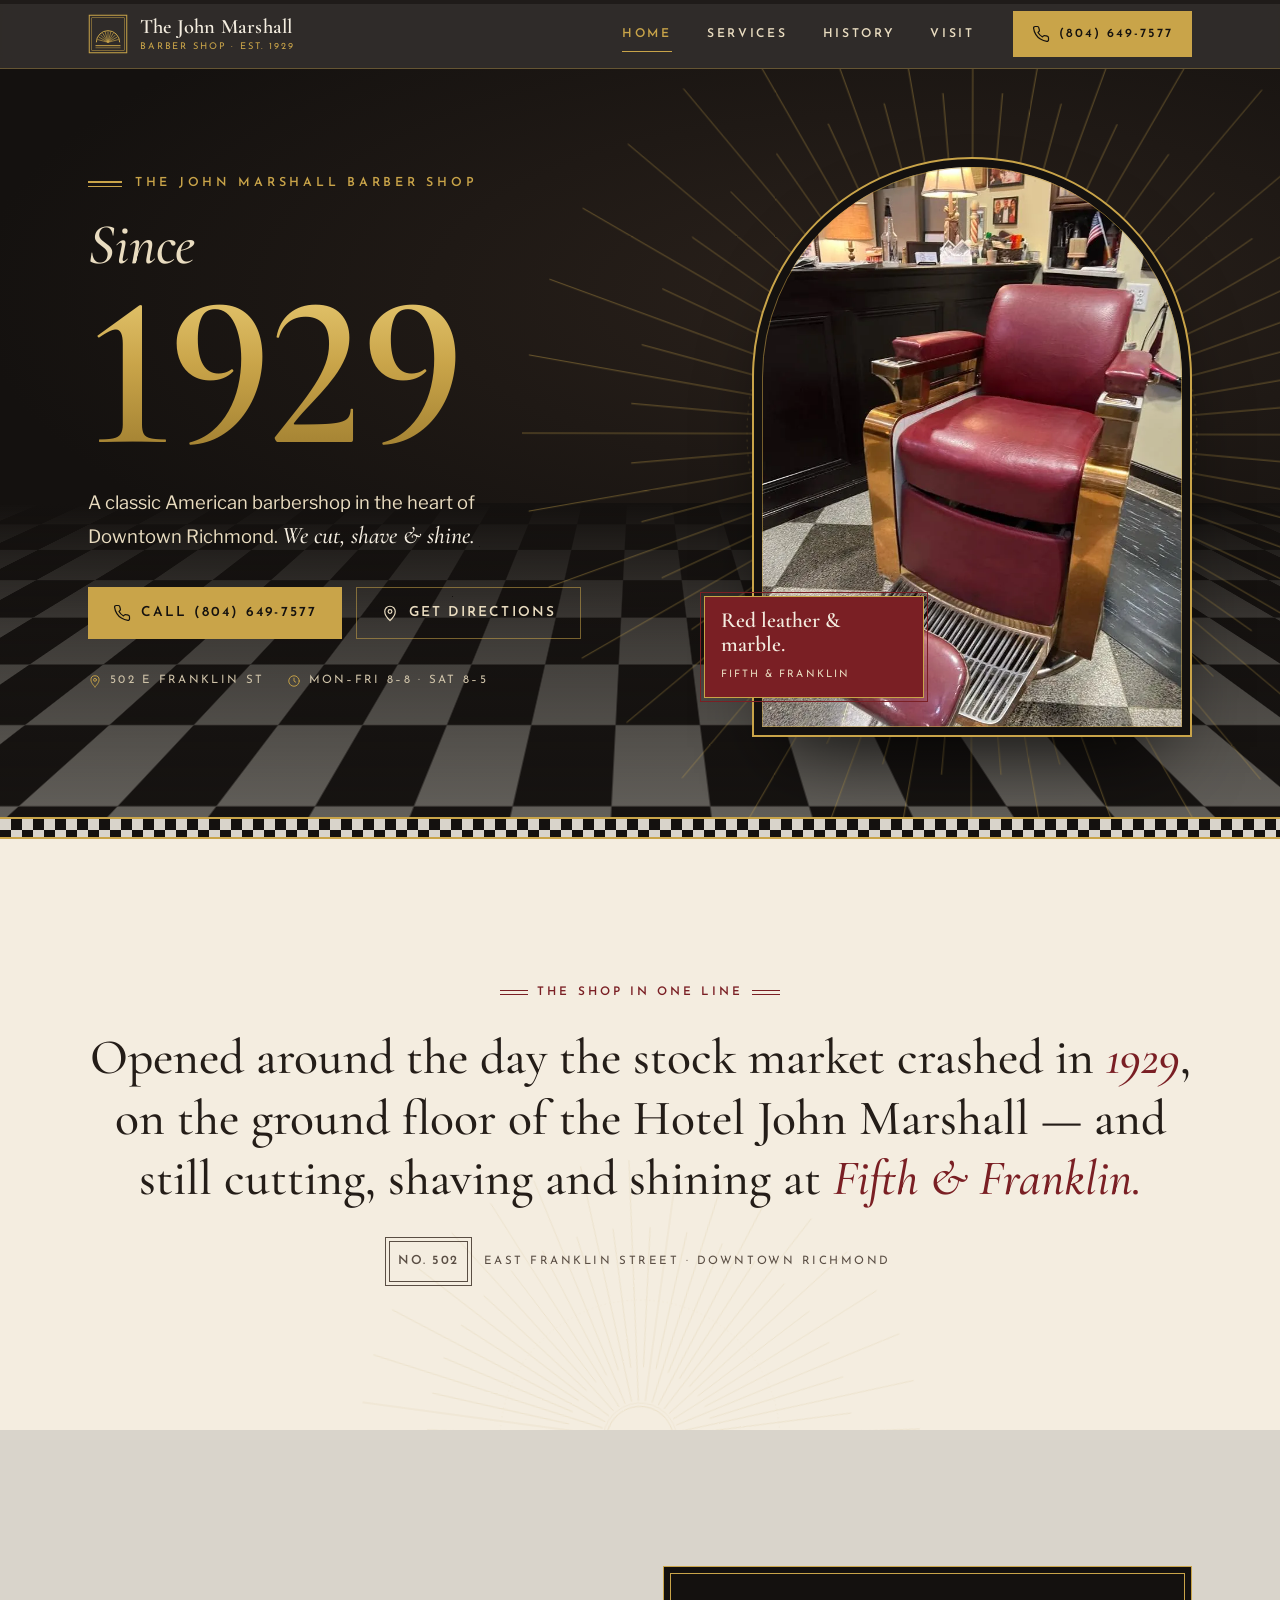
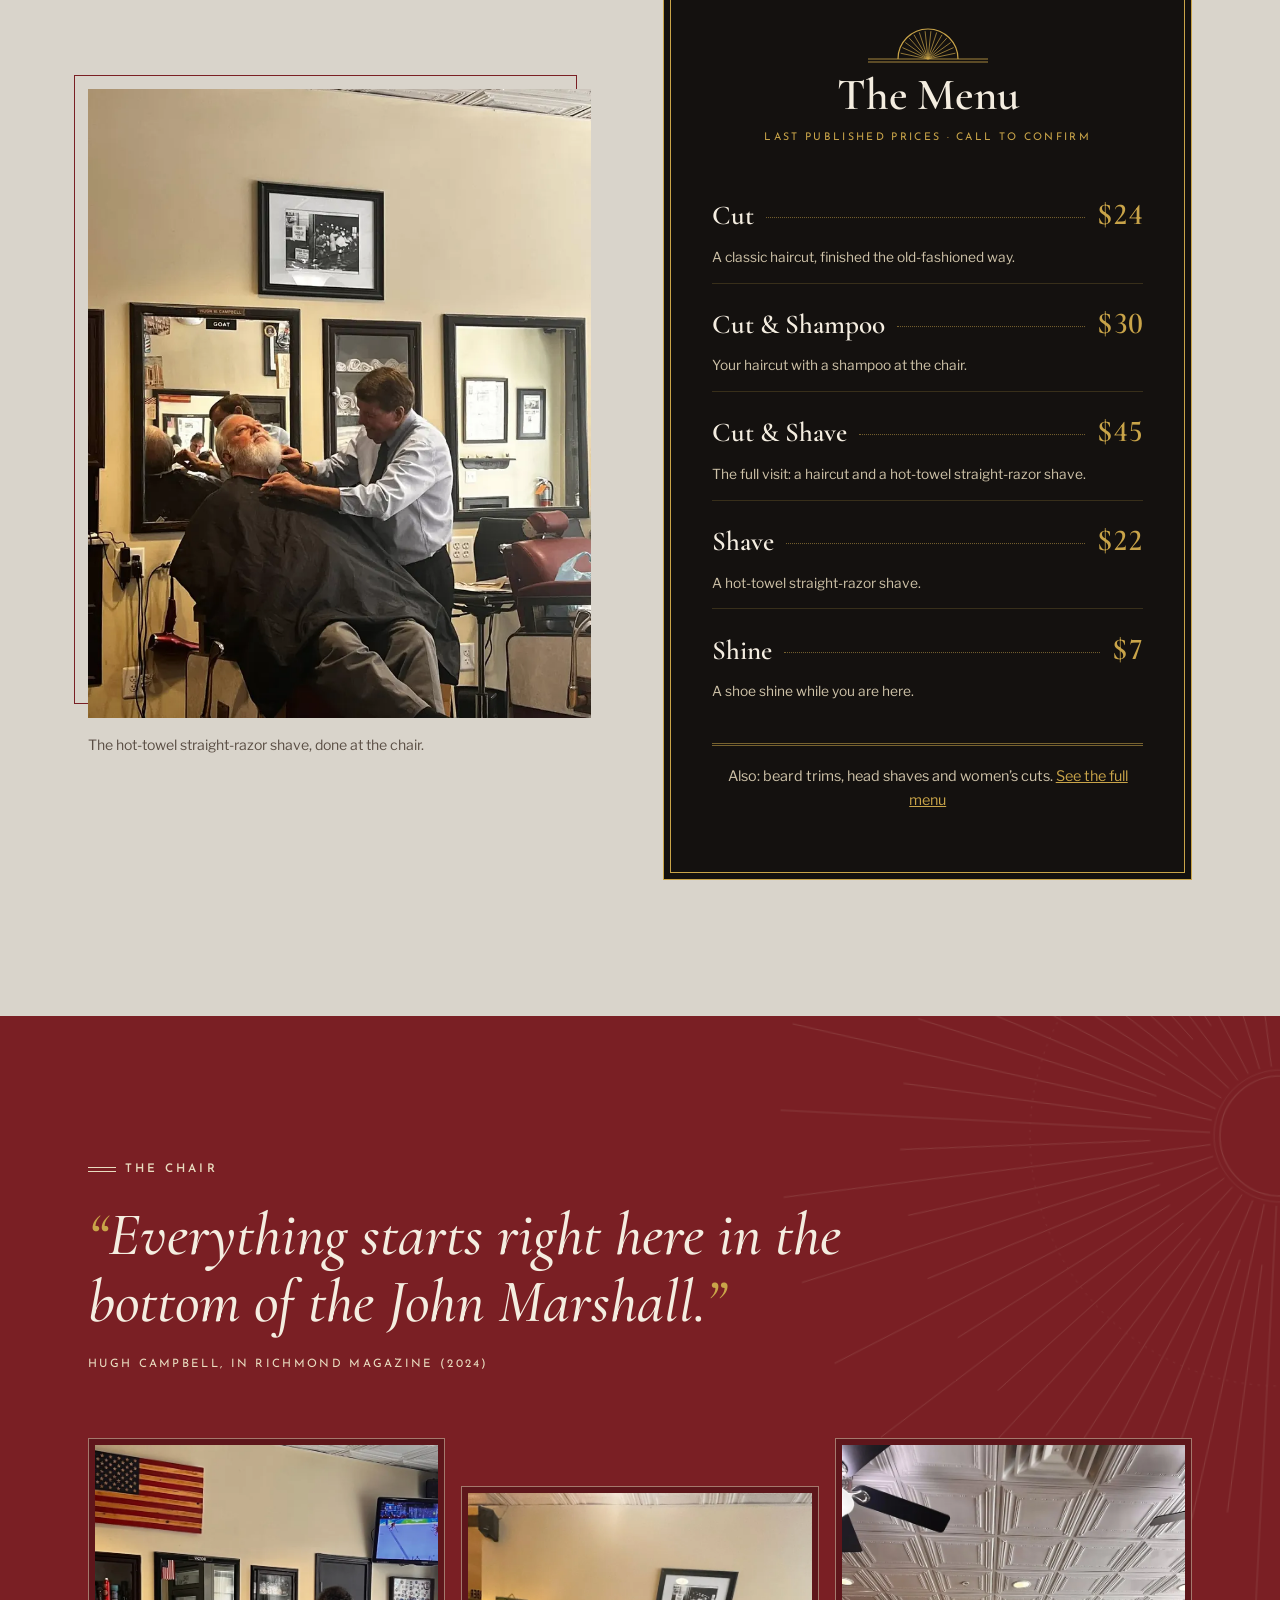
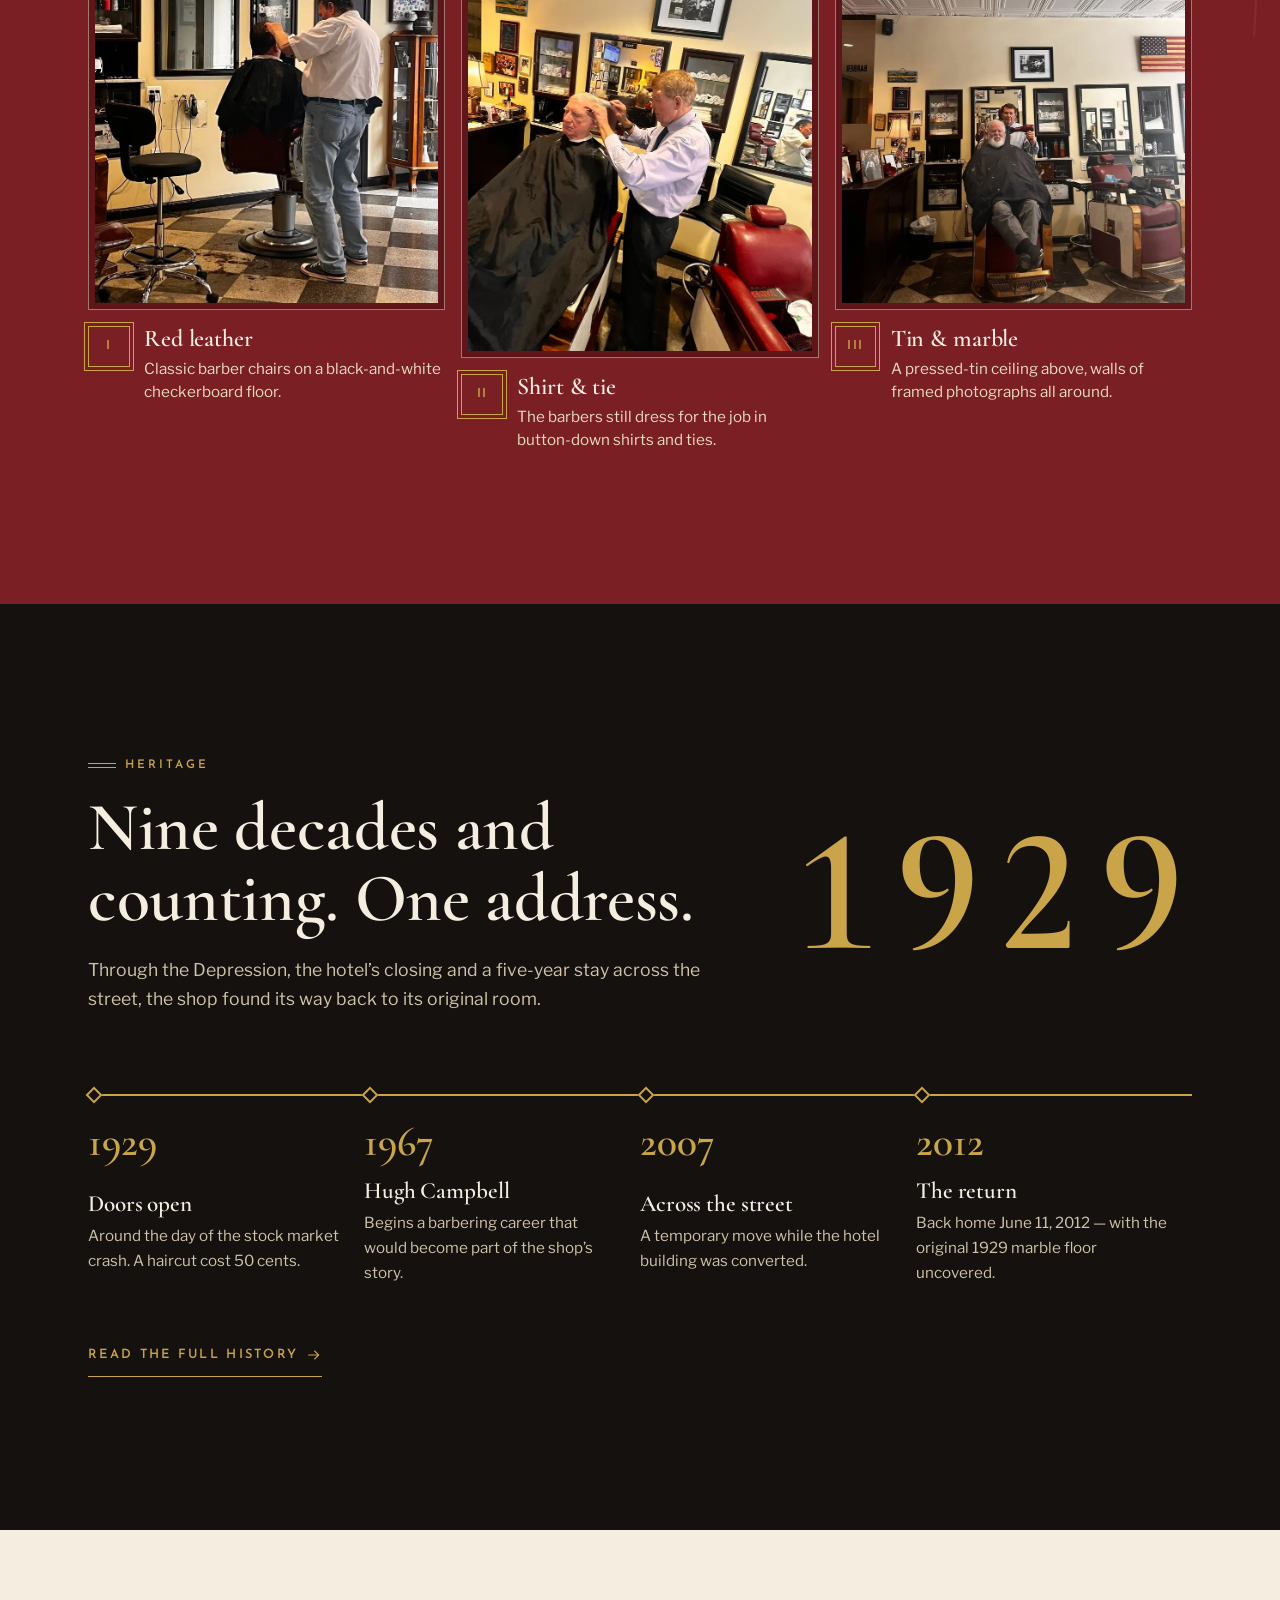
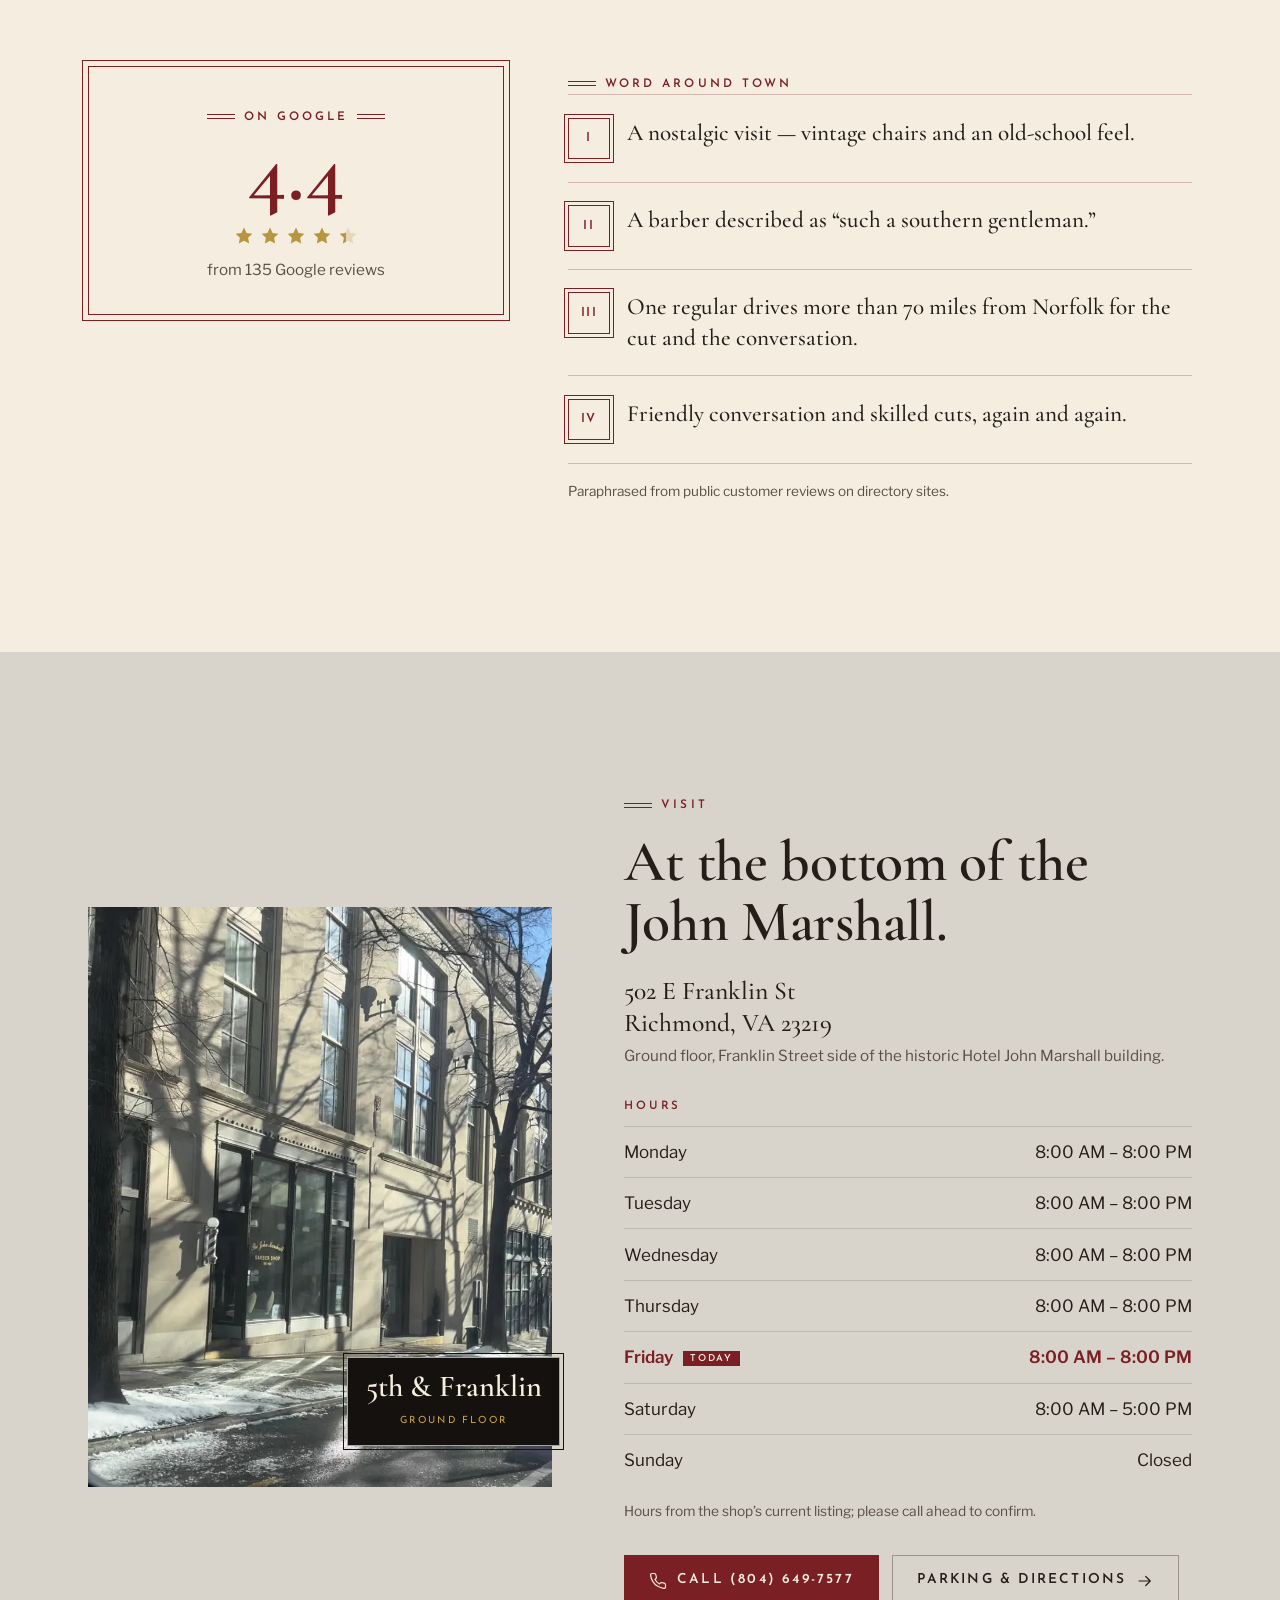
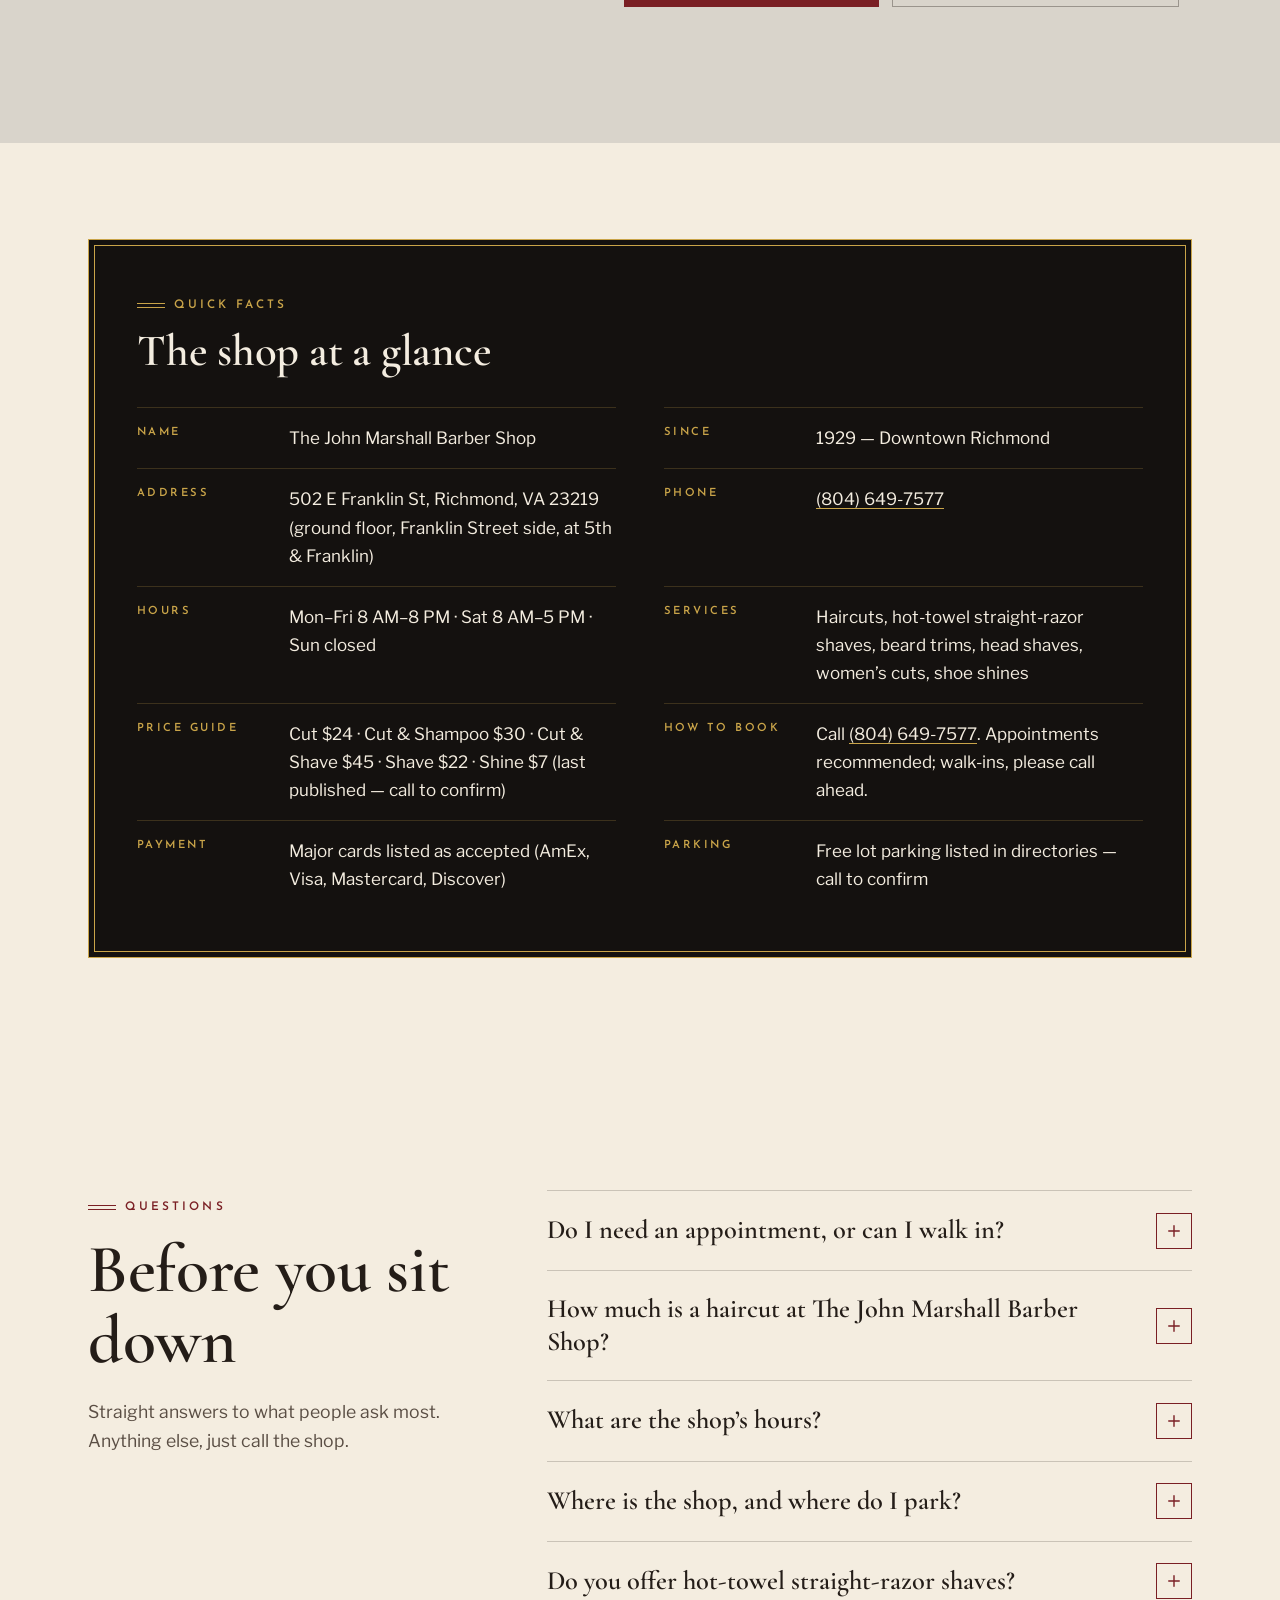
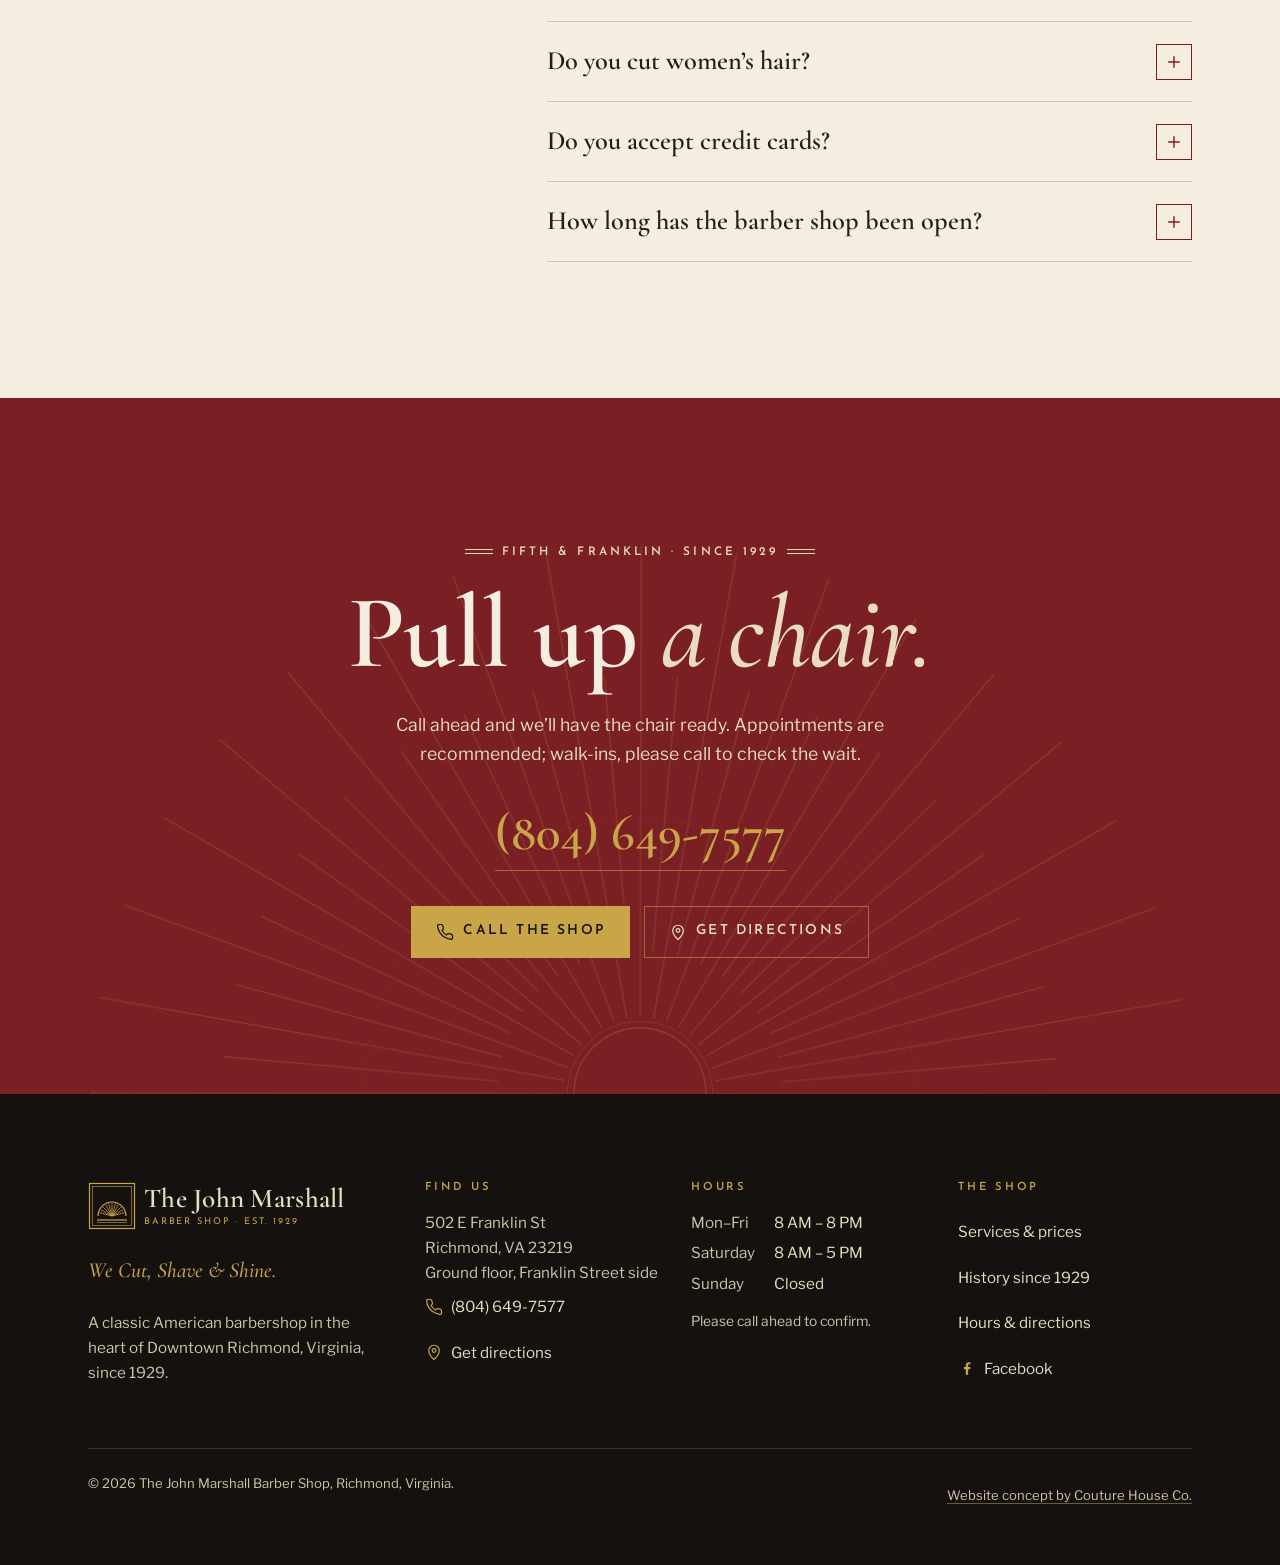
<file: index.html>
<!doctype html>
<html lang="en">
<head>
<meta charset="utf-8">
<meta name="viewport" content="width=device-width, initial-scale=1, viewport-fit=cover">
<title>John Marshall Barber Shop | Barber Since 1929, Richmond, VA</title>
<meta name="description" content="Classic Downtown Richmond barber shop since 1929 at 502 E Franklin St. Haircuts, hot-towel straight-razor shaves and shoe shines. Call (804) 649-7577.">
<link rel="canonical" href="https://john-marshall-barbershop-website.netlify.app/">
<meta name="theme-color" content="#14110f">
<meta name="format-detection" content="telephone=no">
<meta property="og:type" content="website">
<meta property="og:site_name" content="The John Marshall Barber Shop">
<meta property="og:title" content="John Marshall Barber Shop | Barber Since 1929, Richmond, VA">
<meta property="og:description" content="Classic Downtown Richmond barber shop since 1929 at 502 E Franklin St. Haircuts, hot-towel straight-razor shaves and shoe shines. Call (804) 649-7577.">
<meta property="og:url" content="https://john-marshall-barbershop-website.netlify.app/">
<meta property="og:image" content="https://john-marshall-barbershop-website.netlify.app/assets/img/og.jpg">
<meta property="og:image:width" content="1200">
<meta property="og:image:height" content="630">
<meta property="og:image:alt" content="The John Marshall Barber Shop, Downtown Richmond, since 1929 — a red leather barber chair on a checkerboard floor">
<meta property="og:locale" content="en_US">
<meta name="twitter:card" content="summary_large_image">
<meta name="twitter:title" content="John Marshall Barber Shop | Barber Since 1929, Richmond, VA">
<meta name="twitter:description" content="Classic Downtown Richmond barber shop since 1929 at 502 E Franklin St. Haircuts, hot-towel straight-razor shaves and shoe shines. Call (804) 649-7577.">
<meta name="twitter:image" content="https://john-marshall-barbershop-website.netlify.app/assets/img/og.jpg">
<link rel="icon" href="assets/img/favicon.svg" type="image/svg+xml">
<link rel="icon" href="assets/img/favicon-32.png" sizes="32x32" type="image/png">
<link rel="apple-touch-icon" href="assets/img/apple-touch-icon.png">
<link rel="manifest" href="site.webmanifest">
<link rel="preload" href="assets/fonts/cormorant-garamond-latin-500-normal.woff2" as="font" type="font/woff2" crossorigin>
<link rel="stylesheet" href="assets/css/fonts.css?v=20260930b">
<link rel="stylesheet" href="assets/css/site.css?v=20260930b">
<script>document.documentElement.classList.add('js')</script>
<script src="assets/js/site.js" defer></script>
<script type="application/ld+json">{
 "@context": "https://schema.org",
 "@graph": [
  {
   "@type": "WebSite",
   "@id": "https://john-marshall-barbershop-website.netlify.app/#website",
   "url": "https://john-marshall-barbershop-website.netlify.app/",
   "name": "The John Marshall Barber Shop",
   "inLanguage": "en-US",
   "publisher": {
    "@id": "https://john-marshall-barbershop-website.netlify.app/#barbershop"
   }
  },
  {
   "@type": "BarberShop",
   "@id": "https://john-marshall-barbershop-website.netlify.app/#barbershop",
   "name": "The John Marshall Barber Shop",
   "alternateName": "John Marshall Barber Shop",
   "slogan": "We Cut, Shave & Shine",
   "description": "A classic American barbershop in Downtown Richmond, Virginia, since 1929, on the ground floor of the historic Hotel John Marshall building at 5th and Franklin. Haircuts, hot-towel straight-razor shaves and shoe shines.",
   "url": "https://john-marshall-barbershop-website.netlify.app/",
   "logo": "https://john-marshall-barbershop-website.netlify.app/assets/img/icon-512.png",
   "image": [
    "https://john-marshall-barbershop-website.netlify.app/assets/img/og.jpg",
    "https://john-marshall-barbershop-website.netlify.app/assets/img/classic-chair.webp",
    "https://john-marshall-barbershop-website.netlify.app/assets/img/shop-interior-wide.webp"
   ],
   "telephone": "+1-804-649-7577",
   "foundingDate": "1929",
   "address": {
    "@type": "PostalAddress",
    "streetAddress": "502 E Franklin St",
    "addressLocality": "Richmond",
    "addressRegion": "VA",
    "postalCode": "23219",
    "addressCountry": "US"
   },
   "hasMap": "https://www.google.com/maps/search/?api=1&query=John+Marshall+Barber+Shop+502+E+Franklin+St+Richmond+VA",
   "openingHoursSpecification": [
    {
     "@type": "OpeningHoursSpecification",
     "dayOfWeek": [
      "Monday",
      "Tuesday",
      "Wednesday",
      "Thursday",
      "Friday"
     ],
     "opens": "08:00",
     "closes": "20:00"
    },
    {
     "@type": "OpeningHoursSpecification",
     "dayOfWeek": "Saturday",
     "opens": "08:00",
     "closes": "17:00"
    }
   ],
   "priceRange": "$7–$45",
   "currenciesAccepted": "USD",
   "paymentAccepted": "American Express, Visa, Mastercard, Discover",
   "areaServed": [
    {
     "@type": "City",
     "name": "Richmond",
     "containedInPlace": {
      "@type": "State",
      "name": "Virginia"
     }
    }
   ],
   "sameAs": [
    "https://www.facebook.com/thejohnmarshallbarbershop/"
   ],
   "hasOfferCatalog": {
    "@type": "OfferCatalog",
    "name": "Barber services",
    "itemListElement": [
     {
      "@type": "Offer",
      "itemOffered": {
       "@type": "Service",
       "name": "Cut",
       "description": "A classic haircut, finished the old-fashioned way."
      },
      "price": "24.00",
      "priceCurrency": "USD"
     },
     {
      "@type": "Offer",
      "itemOffered": {
       "@type": "Service",
       "name": "Cut & Shampoo",
       "description": "Your haircut with a shampoo at the chair."
      },
      "price": "30.00",
      "priceCurrency": "USD"
     },
     {
      "@type": "Offer",
      "itemOffered": {
       "@type": "Service",
       "name": "Cut & Shave",
       "description": "The full visit: a haircut and a hot-towel straight-razor shave."
      },
      "price": "45.00",
      "priceCurrency": "USD"
     },
     {
      "@type": "Offer",
      "itemOffered": {
       "@type": "Service",
       "name": "Shave",
       "description": "A hot-towel straight-razor shave."
      },
      "price": "22.00",
      "priceCurrency": "USD"
     },
     {
      "@type": "Offer",
      "itemOffered": {
       "@type": "Service",
       "name": "Shine",
       "description": "A shoe shine while you are here."
      },
      "price": "7.00",
      "priceCurrency": "USD"
     },
     {
      "@type": "Offer",
      "itemOffered": {
       "@type": "Service",
       "name": "Beard trim"
      }
     },
     {
      "@type": "Offer",
      "itemOffered": {
       "@type": "Service",
       "name": "Head shave"
      }
     },
     {
      "@type": "Offer",
      "itemOffered": {
       "@type": "Service",
       "name": "Women's cut"
      }
     },
     {
      "@type": "Offer",
      "itemOffered": {
       "@type": "Service",
       "name": "Men's manicure"
      }
     }
    ]
   },
   "aggregateRating": {
    "@type": "AggregateRating",
    "ratingValue": "4.4",
    "reviewCount": "135",
    "bestRating": "5"
   }
  },
  {
   "@type": "FAQPage",
   "mainEntity": [
    {
     "@type": "Question",
     "name": "Do I need an appointment, or can I walk in?",
     "acceptedAnswer": {
      "@type": "Answer",
      "text": "Appointments are recommended. If you would like to walk in, call ahead at (804) 649-7577 to check the wait before you head over."
     }
    },
    {
     "@type": "Question",
     "name": "How much is a haircut at The John Marshall Barber Shop?",
     "acceptedAnswer": {
      "@type": "Answer",
      "text": "The last published price for a cut is $24. A cut and shampoo is $30, a cut and shave $45, a shave $22 and a shoe shine $7. Prices can change, so call to confirm."
     }
    },
    {
     "@type": "Question",
     "name": "What are the shop&rsquo;s hours?",
     "acceptedAnswer": {
      "@type": "Answer",
      "text": "Monday through Friday 8 AM to 8 PM, Saturday 8 AM to 5 PM, and closed Sunday. Please call ahead to confirm, especially around holidays."
     }
    },
    {
     "@type": "Question",
     "name": "Where is the shop, and where do I park?",
     "acceptedAnswer": {
      "@type": "Answer",
      "text": "The shop is at 502 E Franklin St, on the ground floor of the historic John Marshall building at 5th and Franklin in Downtown Richmond. Directory listings mention free lot parking; call the shop to confirm current parking before you come."
     }
    },
    {
     "@type": "Question",
     "name": "Do you offer hot-towel straight-razor shaves?",
     "acceptedAnswer": {
      "@type": "Answer",
      "text": "Yes. A hot-towel straight-razor shave is $22 on its own or $45 with a haircut (last published prices)."
     }
    },
    {
     "@type": "Question",
     "name": "Do you cut women&rsquo;s hair?",
     "acceptedAnswer": {
      "@type": "Answer",
      "text": "Yes, women&rsquo;s cuts, including classic bobs, are offered. Call ahead to talk through what you would like."
     }
    },
    {
     "@type": "Question",
     "name": "Do you accept credit cards?",
     "acceptedAnswer": {
      "@type": "Answer",
      "text": "Directory listings show American Express, Visa, Mastercard and Discover as accepted. Call the shop to confirm."
     }
    },
    {
     "@type": "Question",
     "name": "How long has the barber shop been open?",
     "acceptedAnswer": {
      "@type": "Answer",
      "text": "Since 1929. The shop opened around the day of the stock market crash, on the ground floor of the Hotel John Marshall, which opened that October."
     }
    }
   ]
  }
 ]
}</script>
</head><body>
<a class="skip-link" href="#main">Skip to content</a>
<div class="pole-progress" aria-hidden="true"><div class="pole-progress__bar"></div></div>
<header class="site-header">
  <div class="wrap site-header__inner">
    <a class="brand" href="index.html" aria-label="The John Marshall Barber Shop, home">
      <svg class="brand__mark" viewBox="0 0 48 48" aria-hidden="true" focusable="false"><g fill="none" stroke="currentColor"><rect x="1.5" y="1.5" width="45" height="45" stroke-width="1.2"/><rect x="4.5" y="4.5" width="39" height="39" stroke-width=".6"/><path d="M10 34a14 14 0 0 1 28 0" stroke-width="1.2"/><path d="M24 34L36.6 30.6" stroke-width=".8"/><path d="M24 34L35.3 27.5" stroke-width=".8"/><path d="M24 34L33.2 24.8" stroke-width=".8"/><path d="M24 34L30.5 22.7" stroke-width=".8"/><path d="M24 34L27.4 21.4" stroke-width=".8"/><path d="M24 34L24.0 21.0" stroke-width=".8"/><path d="M24 34L20.6 21.4" stroke-width=".8"/><path d="M24 34L17.5 22.7" stroke-width=".8"/><path d="M24 34L14.8 24.8" stroke-width=".8"/><path d="M24 34L12.7 27.5" stroke-width=".8"/><path d="M24 34L11.4 30.6" stroke-width=".8"/><path d="M9 38h30" stroke-width="1.2"/><path d="M9 40.5h30" stroke-width=".6"/></g></svg>
      <span class="brand__text"><span class="brand__name">The John Marshall</span><span class="brand__sub">Barber Shop &middot; Est. 1929</span></span>
    </a>
    <div class="site-header__actions">
      <nav id="site-nav" class="site-nav" aria-label="Main">
        <ul>
          <li><a href="index.html" aria-current="page"><span class="nav-num">00</span>Home</a></li>
          <li><a href="services.html"><span class="nav-num">01</span>Services</a></li><li><a href="history.html"><span class="nav-num">02</span>History</a></li><li><a href="visit.html"><span class="nav-num">03</span>Visit</a></li>
        </ul>
        <div class="nav-call"><a class="btn btn--gold" href="tel:+18046497577"><svg viewBox="0 0 24 24" fill="none" stroke="currentColor" stroke-width="1.6" stroke-linecap="round" stroke-linejoin="round" aria-hidden="true" focusable="false"><path d="M22 16.9v3a2 2 0 0 1-2.2 2 19.8 19.8 0 0 1-8.6-3.1 19.5 19.5 0 0 1-6-6A19.8 19.8 0 0 1 2.1 4.2 2 2 0 0 1 4.1 2h3a2 2 0 0 1 2 1.7c.1 1 .4 1.9.7 2.8a2 2 0 0 1-.5 2.1L8 9.9a16 16 0 0 0 6 6l1.3-1.3a2 2 0 0 1 2.1-.4c.9.3 1.8.6 2.8.7a2 2 0 0 1 1.7 2z"/></svg>Call (804) 649-7577</a></div>
      </nav>
      <a class="btn btn--gold header-call" href="tel:+18046497577"><svg viewBox="0 0 24 24" fill="none" stroke="currentColor" stroke-width="1.6" stroke-linecap="round" stroke-linejoin="round" aria-hidden="true" focusable="false"><path d="M22 16.9v3a2 2 0 0 1-2.2 2 19.8 19.8 0 0 1-8.6-3.1 19.5 19.5 0 0 1-6-6A19.8 19.8 0 0 1 2.1 4.2 2 2 0 0 1 4.1 2h3a2 2 0 0 1 2 1.7c.1 1 .4 1.9.7 2.8a2 2 0 0 1-.5 2.1L8 9.9a16 16 0 0 0 6 6l1.3-1.3a2 2 0 0 1 2.1-.4c.9.3 1.8.6 2.8.7a2 2 0 0 1 1.7 2z"/></svg>(804) 649-7577</a>
      <button class="nav-toggle" type="button" aria-expanded="false" aria-controls="site-nav">
        <span class="nav-toggle__icon" aria-hidden="true"><span></span><span></span><span></span></span>
        <span class="nav-toggle__text">Menu</span>
      </button>
    </div>
  </div>
</header>
<main id="main">
<section class="hero">
  <div class="floor" aria-hidden="true"><div class="floor__plane"></div></div>
  <div class="wrap hero__grid">
    <div class="hero__copy">
      <h1><span class="hero__name">The John Marshall Barber Shop</span><span class="hero__since">Since</span><span class="hero__year">1929</span></h1>
      <p class="hero__lede">A classic American barbershop in the heart of Downtown Richmond. <em>We cut, shave &amp; shine.</em></p>
      <div class="btn-row">
        <a class="btn btn--gold" href="tel:+18046497577"><svg viewBox="0 0 24 24" fill="none" stroke="currentColor" stroke-width="1.6" stroke-linecap="round" stroke-linejoin="round" aria-hidden="true" focusable="false"><path d="M22 16.9v3a2 2 0 0 1-2.2 2 19.8 19.8 0 0 1-8.6-3.1 19.5 19.5 0 0 1-6-6A19.8 19.8 0 0 1 2.1 4.2 2 2 0 0 1 4.1 2h3a2 2 0 0 1 2 1.7c.1 1 .4 1.9.7 2.8a2 2 0 0 1-.5 2.1L8 9.9a16 16 0 0 0 6 6l1.3-1.3a2 2 0 0 1 2.1-.4c.9.3 1.8.6 2.8.7a2 2 0 0 1 1.7 2z"/></svg>Call (804) 649-7577</a>
        <a class="btn btn--line" href="https://www.google.com/maps/search/?api=1&query=John+Marshall+Barber+Shop+502+E+Franklin+St+Richmond+VA" target="_blank" rel="noopener"><svg viewBox="0 0 24 24" fill="none" stroke="currentColor" stroke-width="1.6" stroke-linecap="round" stroke-linejoin="round" aria-hidden="true" focusable="false"><path d="M12 22s7-6.2 7-12a7 7 0 1 0-14 0c0 5.8 7 12 7 12z"/><circle cx="12" cy="10" r="2.5"/></svg>Get directions</a>
      </div>
      <p class="hero__meta"><span><svg viewBox="0 0 24 24" fill="none" stroke="currentColor" stroke-width="1.6" stroke-linecap="round" stroke-linejoin="round" aria-hidden="true" focusable="false"><path d="M12 22s7-6.2 7-12a7 7 0 1 0-14 0c0 5.8 7 12 7 12z"/><circle cx="12" cy="10" r="2.5"/></svg>502 E Franklin St</span><span><svg viewBox="0 0 24 24" fill="none" stroke="currentColor" stroke-width="1.6" stroke-linecap="round" aria-hidden="true" focusable="false"><circle cx="12" cy="12" r="9"/><path d="M12 7v5l3 2"/></svg>Mon&ndash;Fri 8&ndash;8 &middot; Sat 8&ndash;5</span></p>
    </div>
    <div class="hero__visual">
      <div class="sunburst " aria-hidden="true"><svg viewBox="0 0 1000 1000" focusable="false"><g fill="none" stroke="currentColor"><path d="M570.0 500.0L1000.0 500.0M629.5 511.3L878.6 533.1M568.9 512.2L992.4 586.8M625.6 533.6L867.1 598.4M565.8 523.9L969.8 671.0M617.8 554.9L844.4 660.6M560.6 535.0L933.0 750.0M606.5 574.6L811.3 718.0M553.6 545.0L883.0 821.4M591.9 591.9L768.7 768.7M545.0 553.6L821.4 883.0M574.6 606.5L718.0 811.3M535.0 560.6L750.0 933.0M554.9 617.8L660.6 844.4M523.9 565.8L671.0 969.8M533.6 625.6L598.4 867.1M512.2 568.9L586.8 992.4M511.3 629.5L533.1 878.6M500.0 570.0L500.0 1000.0M488.7 629.5L466.9 878.6M487.8 568.9L413.2 992.4M466.4 625.6L401.6 867.1M476.1 565.8L329.0 969.8M445.1 617.8L339.4 844.4M465.0 560.6L250.0 933.0M425.4 606.5L282.0 811.3M455.0 553.6L178.6 883.0M408.1 591.9L231.3 768.7M446.4 545.0L117.0 821.4M393.5 574.6L188.7 718.0M439.4 535.0L67.0 750.0M382.2 554.9L155.6 660.6M434.2 523.9L30.2 671.0M374.4 533.6L132.9 598.4M431.1 512.2L7.6 586.8M370.5 511.3L121.4 533.1M430.0 500.0L0.0 500.0M370.5 488.7L121.4 466.9M431.1 487.8L7.6 413.2M374.4 466.4L132.9 401.6M434.2 476.1L30.2 329.0M382.2 445.1L155.6 339.4M439.4 465.0L67.0 250.0M393.5 425.4L188.7 282.0M446.4 455.0L117.0 178.6M408.1 408.1L231.3 231.3M455.0 446.4L178.6 117.0M425.4 393.5L282.0 188.7M465.0 439.4L250.0 67.0M445.1 382.2L339.4 155.6M476.1 434.2L329.0 30.2M466.4 374.4L401.6 132.9M487.8 431.1L413.2 7.6M488.7 370.5L466.9 121.4M500.0 430.0L500.0 0.0M511.3 370.5L533.1 121.4M512.2 431.1L586.8 7.6M533.6 374.4L598.4 132.9M523.9 434.2L671.0 30.2M554.9 382.2L660.6 155.6M535.0 439.4L750.0 67.0M574.6 393.5L718.0 188.7M545.0 446.4L821.4 117.0M591.9 408.1L768.7 231.3M553.6 455.0L883.0 178.6M606.5 425.4L811.3 282.0M560.6 465.0L933.0 250.0M617.8 445.1L844.4 339.4M565.8 476.1L969.8 329.0M625.6 466.4L867.1 401.6M568.9 487.8L992.4 413.2M629.5 488.7L878.6 466.9" stroke-width="1"/><circle cx="500" cy="500" r="60" stroke-width="1.2"/><circle cx="500" cy="500" r="66" stroke-width=".6"/><circle cx="500" cy="500" r="250" stroke-width=".6" stroke-dasharray="2 6"/></g></svg></div>
      <div class="arch"><img src="assets/img/classic-chair.webp" width="720" height="960" alt="A vintage red leather barber chair with chrome trim on the shop's black-and-white checkerboard floor" fetchpriority="high" decoding="async"></div>
      <p class="arch-caption"><strong>Red leather &amp; marble.</strong><span>Fifth &amp; Franklin</span></p>
    </div>
  </div>
</section>
<div class="checker-band" aria-hidden="true"></div>

<section class="section statement on-light">
  <div class="sunburst " aria-hidden="true"><svg viewBox="0 0 1000 1000" focusable="false"><g fill="none" stroke="currentColor"><path d="M570.0 500.0L1000.0 500.0M629.5 511.3L878.6 533.1M568.9 512.2L992.4 586.8M625.6 533.6L867.1 598.4M565.8 523.9L969.8 671.0M617.8 554.9L844.4 660.6M560.6 535.0L933.0 750.0M606.5 574.6L811.3 718.0M553.6 545.0L883.0 821.4M591.9 591.9L768.7 768.7M545.0 553.6L821.4 883.0M574.6 606.5L718.0 811.3M535.0 560.6L750.0 933.0M554.9 617.8L660.6 844.4M523.9 565.8L671.0 969.8M533.6 625.6L598.4 867.1M512.2 568.9L586.8 992.4M511.3 629.5L533.1 878.6M500.0 570.0L500.0 1000.0M488.7 629.5L466.9 878.6M487.8 568.9L413.2 992.4M466.4 625.6L401.6 867.1M476.1 565.8L329.0 969.8M445.1 617.8L339.4 844.4M465.0 560.6L250.0 933.0M425.4 606.5L282.0 811.3M455.0 553.6L178.6 883.0M408.1 591.9L231.3 768.7M446.4 545.0L117.0 821.4M393.5 574.6L188.7 718.0M439.4 535.0L67.0 750.0M382.2 554.9L155.6 660.6M434.2 523.9L30.2 671.0M374.4 533.6L132.9 598.4M431.1 512.2L7.6 586.8M370.5 511.3L121.4 533.1M430.0 500.0L0.0 500.0M370.5 488.7L121.4 466.9M431.1 487.8L7.6 413.2M374.4 466.4L132.9 401.6M434.2 476.1L30.2 329.0M382.2 445.1L155.6 339.4M439.4 465.0L67.0 250.0M393.5 425.4L188.7 282.0M446.4 455.0L117.0 178.6M408.1 408.1L231.3 231.3M455.0 446.4L178.6 117.0M425.4 393.5L282.0 188.7M465.0 439.4L250.0 67.0M445.1 382.2L339.4 155.6M476.1 434.2L329.0 30.2M466.4 374.4L401.6 132.9M487.8 431.1L413.2 7.6M488.7 370.5L466.9 121.4M500.0 430.0L500.0 0.0M511.3 370.5L533.1 121.4M512.2 431.1L586.8 7.6M533.6 374.4L598.4 132.9M523.9 434.2L671.0 30.2M554.9 382.2L660.6 155.6M535.0 439.4L750.0 67.0M574.6 393.5L718.0 188.7M545.0 446.4L821.4 117.0M591.9 408.1L768.7 231.3M553.6 455.0L883.0 178.6M606.5 425.4L811.3 282.0M560.6 465.0L933.0 250.0M617.8 445.1L844.4 339.4M565.8 476.1L969.8 329.0M625.6 466.4L867.1 401.6M568.9 487.8L992.4 413.2M629.5 488.7L878.6 466.9" stroke-width="1"/><circle cx="500" cy="500" r="60" stroke-width="1.2"/><circle cx="500" cy="500" r="66" stroke-width=".6"/><circle cx="500" cy="500" r="250" stroke-width=".6" stroke-dasharray="2 6"/></g></svg></div>
  <div class="wrap">
    <span class="label label--center">The shop in one line</span>
    <p class="statement__text" data-reveal>Opened around the day the stock market crashed in <em>1929</em>, on the ground floor of the Hotel John Marshall &mdash; and still cutting, shaving and shining at <em>Fifth &amp; Franklin.</em></p>
    <p class="statement__sig" data-reveal data-delay="1"><span class="plate">No. 502</span>East Franklin Street &middot; Downtown Richmond</p>
  </div>
</section>

<section class="section marble on-light" aria-labelledby="menu-title">
  <div class="wrap menu-split">
    <figure class="menu-photo" data-reveal>
      <img src="assets/img/straight-razor-shave.webp" srcset="assets/img/straight-razor-shave-800.webp 800w, assets/img/straight-razor-shave.webp 1536w" sizes="(min-width: 900px) 50vw, 100vw" width="1536" height="2048" alt="A barber in a shirt and tie giving a customer a straight-razor shave in front of the shop's mirrors" loading="lazy" decoding="async">
      <figcaption>The hot-towel straight-razor shave, done at the chair.</figcaption>
    </figure>
    <div data-reveal data-delay="1">
      <div class="menu-board">
        <div class="menu-board__crest"><svg viewBox="0 0 120 44" aria-hidden="true" focusable="false"><g fill="none" stroke="currentColor"><path d="M30 40a30 30 0 0 1 60 0" stroke-width="1.2"/><path d="M60 40L87.4 34.2" stroke-width=".7"/><path d="M60 40L85.6 28.6" stroke-width=".7"/><path d="M60 40L82.7 23.5" stroke-width=".7"/><path d="M60 40L78.7 19.2" stroke-width=".7"/><path d="M60 40L74.0 15.8" stroke-width=".7"/><path d="M60 40L68.7 13.4" stroke-width=".7"/><path d="M60 40L62.9 12.2" stroke-width=".7"/><path d="M60 40L57.1 12.2" stroke-width=".7"/><path d="M60 40L51.3 13.4" stroke-width=".7"/><path d="M60 40L46.0 15.8" stroke-width=".7"/><path d="M60 40L41.3 19.2" stroke-width=".7"/><path d="M60 40L37.3 23.5" stroke-width=".7"/><path d="M60 40L34.4 28.6" stroke-width=".7"/><path d="M60 40L32.6 34.2" stroke-width=".7"/><path d="M0 40h120M0 43h120" stroke-width=".8"/></g></svg><h2 id="menu-title" class="menu-board__title">The Menu</h2><span class="menu-board__note">Last published prices &middot; call to confirm</span></div>
        <ul class="price-list"><li><span class="item">Cut</span><span class="dots" aria-hidden="true"></span><span class="price">$24</span><span class="desc">A classic haircut, finished the old-fashioned way.</span></li><li><span class="item">Cut & Shampoo</span><span class="dots" aria-hidden="true"></span><span class="price">$30</span><span class="desc">Your haircut with a shampoo at the chair.</span></li><li><span class="item">Cut & Shave</span><span class="dots" aria-hidden="true"></span><span class="price">$45</span><span class="desc">The full visit: a haircut and a hot-towel straight-razor shave.</span></li><li><span class="item">Shave</span><span class="dots" aria-hidden="true"></span><span class="price">$22</span><span class="desc">A hot-towel straight-razor shave.</span></li><li><span class="item">Shine</span><span class="dots" aria-hidden="true"></span><span class="price">$7</span><span class="desc">A shoe shine while you are here.</span></li></ul>
        <p class="menu-board__foot">Also: beard trims, head shaves and women&rsquo;s cuts. <a href="services.html">See the full menu</a></p>
      </div>
    </div>
  </div>
</section>

<section class="section chair-strip ox" aria-labelledby="chair-title">
  <div class="sunburst " aria-hidden="true"><svg viewBox="0 0 1000 1000" focusable="false"><g fill="none" stroke="currentColor"><path d="M570.0 500.0L1000.0 500.0M629.5 511.3L878.6 533.1M568.9 512.2L992.4 586.8M625.6 533.6L867.1 598.4M565.8 523.9L969.8 671.0M617.8 554.9L844.4 660.6M560.6 535.0L933.0 750.0M606.5 574.6L811.3 718.0M553.6 545.0L883.0 821.4M591.9 591.9L768.7 768.7M545.0 553.6L821.4 883.0M574.6 606.5L718.0 811.3M535.0 560.6L750.0 933.0M554.9 617.8L660.6 844.4M523.9 565.8L671.0 969.8M533.6 625.6L598.4 867.1M512.2 568.9L586.8 992.4M511.3 629.5L533.1 878.6M500.0 570.0L500.0 1000.0M488.7 629.5L466.9 878.6M487.8 568.9L413.2 992.4M466.4 625.6L401.6 867.1M476.1 565.8L329.0 969.8M445.1 617.8L339.4 844.4M465.0 560.6L250.0 933.0M425.4 606.5L282.0 811.3M455.0 553.6L178.6 883.0M408.1 591.9L231.3 768.7M446.4 545.0L117.0 821.4M393.5 574.6L188.7 718.0M439.4 535.0L67.0 750.0M382.2 554.9L155.6 660.6M434.2 523.9L30.2 671.0M374.4 533.6L132.9 598.4M431.1 512.2L7.6 586.8M370.5 511.3L121.4 533.1M430.0 500.0L0.0 500.0M370.5 488.7L121.4 466.9M431.1 487.8L7.6 413.2M374.4 466.4L132.9 401.6M434.2 476.1L30.2 329.0M382.2 445.1L155.6 339.4M439.4 465.0L67.0 250.0M393.5 425.4L188.7 282.0M446.4 455.0L117.0 178.6M408.1 408.1L231.3 231.3M455.0 446.4L178.6 117.0M425.4 393.5L282.0 188.7M465.0 439.4L250.0 67.0M445.1 382.2L339.4 155.6M476.1 434.2L329.0 30.2M466.4 374.4L401.6 132.9M487.8 431.1L413.2 7.6M488.7 370.5L466.9 121.4M500.0 430.0L500.0 0.0M511.3 370.5L533.1 121.4M512.2 431.1L586.8 7.6M533.6 374.4L598.4 132.9M523.9 434.2L671.0 30.2M554.9 382.2L660.6 155.6M535.0 439.4L750.0 67.0M574.6 393.5L718.0 188.7M545.0 446.4L821.4 117.0M591.9 408.1L768.7 231.3M553.6 455.0L883.0 178.6M606.5 425.4L811.3 282.0M560.6 465.0L933.0 250.0M617.8 445.1L844.4 339.4M565.8 476.1L969.8 329.0M625.6 466.4L867.1 401.6M568.9 487.8L992.4 413.2M629.5 488.7L878.6 466.9" stroke-width="1"/><circle cx="500" cy="500" r="60" stroke-width="1.2"/><circle cx="500" cy="500" r="66" stroke-width=".6"/><circle cx="500" cy="500" r="250" stroke-width=".6" stroke-dasharray="2 6"/></g></svg></div>
  <div class="wrap">
    <div class="chair-strip__quote">
      <span class="label" id="chair-title">The chair</span>
      <blockquote data-reveal>
        <p>Everything starts right here in the bottom of the John Marshall.</p>
        <footer>Hugh Campbell, in Richmond Magazine (2024)</footer>
      </blockquote>
    </div>
    <div class="frames" data-reveal tabindex="0" role="region" aria-label="Photographs from inside the shop">
      <figure class="frame">
        <div class="frame__img"><img src="assets/img/barber-at-work.webp" srcset="assets/img/barber-at-work-800.webp 800w, assets/img/barber-at-work.webp 1536w" sizes="(min-width: 760px) 33vw, 78vw" width="1536" height="2048" alt="A barber at work beside a red leather chair, with framed photographs and an American flag on the walls" loading="lazy" decoding="async"></div>
        <figcaption><span class="plate">I</span><span><h3>Red leather</h3><p>Classic barber chairs on a black-and-white checkerboard floor.</p></span></figcaption>
      </figure>
      <figure class="frame">
        <div class="frame__img"><img src="assets/img/cut-in-progress.webp" srcset="assets/img/cut-in-progress-800.webp 800w, assets/img/cut-in-progress.webp 1536w" sizes="(min-width: 760px) 33vw, 78vw" width="1536" height="2048" alt="A barber in a pressed shirt and tie trimming a customer's hair, surrounded by framed pictures" loading="lazy" decoding="async"></div>
        <figcaption><span class="plate">II</span><span><h3>Shirt &amp; tie</h3><p>The barbers still dress for the job in button-down shirts and ties.</p></span></figcaption>
      </figure>
      <figure class="frame">
        <div class="frame__img"><img src="assets/img/shop-interior-wide.webp" srcset="assets/img/shop-interior-wide-800.webp 800w, assets/img/shop-interior-wide.webp 1536w" sizes="(min-width: 760px) 33vw, 78vw" width="1536" height="2048" alt="The full shop interior under a pressed-tin ceiling, with barber chairs, mirrors and walls of framed photographs" loading="lazy" decoding="async"></div>
        <figcaption><span class="plate">III</span><span><h3>Tin &amp; marble</h3><p>A pressed-tin ceiling above, walls of framed photographs all around.</p></span></figcaption>
      </figure>
    </div>
  </div>
</section>

<section class="section heritage dark" id="heritage" aria-labelledby="heritage-title">
  <div class="wrap">
    <div class="heritage__top">
      <div class="section-head" style="margin-bottom:0">
        <span class="label">Heritage</span>
        <h2 id="heritage-title">Nine decades and counting. One address.</h2>
        <p>Through the Depression, the hotel&rsquo;s closing and a five-year stay across the street, the shop found its way back to its original room.</p>
      </div>
      <div class="heritage__counter" aria-hidden="true">
        <span class="roller" data-roller data-from="1929" data-to="2026" data-scope="#heritage">1929</span>
        <span class="roller-static">1929</span>
      </div>
    </div>
    <ol class="milestones">
      <li data-reveal><span class="yr">1929</span><div><h3>Doors open</h3><p>Around the day of the stock market crash. A haircut cost 50 cents.</p></div></li>
      <li data-reveal data-delay="1"><span class="yr">1967</span><div><h3>Hugh Campbell</h3><p>Begins a barbering career that would become part of the shop&rsquo;s story.</p></div></li>
      <li data-reveal data-delay="2"><span class="yr">2007</span><div><h3>Across the street</h3><p>A temporary move while the hotel building was converted.</p></div></li>
      <li data-reveal data-delay="3"><span class="yr">2012</span><div><h3>The return</h3><p>Back home June 11, 2012 &mdash; with the original 1929 marble floor uncovered.</p></div></li>
    </ol>
    <p class="heritage__cta"><a class="text-link" href="history.html">Read the full history <svg viewBox="0 0 24 24" fill="none" stroke="currentColor" stroke-width="1.6" stroke-linecap="round" stroke-linejoin="round" aria-hidden="true" focusable="false"><path d="M4 12h15M13 6l6 6-6 6"/></svg></a></p>
  </div>
</section>

<section class="section on-light" aria-labelledby="word-title">
  <div class="wrap rating-row">
    <div class="rating-card" data-reveal>
      <span class="label label--center">On Google</span>
      <p class="rating-card__score">4.4</p>
      <span class="stars" role="img" aria-label="Rated 4.4 out of 5"><svg viewBox="0 0 24 24" fill="currentColor" aria-hidden="true" focusable="false"><path d="M12 2.8l2.8 5.8 6.3.9-4.6 4.4 1.1 6.3L12 17.2l-5.6 3 1.1-6.3L2.9 9.5l6.3-.9z"/></svg><svg viewBox="0 0 24 24" fill="currentColor" aria-hidden="true" focusable="false"><path d="M12 2.8l2.8 5.8 6.3.9-4.6 4.4 1.1 6.3L12 17.2l-5.6 3 1.1-6.3L2.9 9.5l6.3-.9z"/></svg><svg viewBox="0 0 24 24" fill="currentColor" aria-hidden="true" focusable="false"><path d="M12 2.8l2.8 5.8 6.3.9-4.6 4.4 1.1 6.3L12 17.2l-5.6 3 1.1-6.3L2.9 9.5l6.3-.9z"/></svg><svg viewBox="0 0 24 24" fill="currentColor" aria-hidden="true" focusable="false"><path d="M12 2.8l2.8 5.8 6.3.9-4.6 4.4 1.1 6.3L12 17.2l-5.6 3 1.1-6.3L2.9 9.5l6.3-.9z"/></svg><svg viewBox="0 0 24 24" aria-hidden="true" focusable="false"><defs><linearGradient id="sh"><stop offset="40%" stop-color="currentColor"/><stop offset="40%" stop-color="currentColor" stop-opacity=".25"/></linearGradient></defs><path fill="url(#sh)" d="M12 2.8l2.8 5.8 6.3.9-4.6 4.4 1.1 6.3L12 17.2l-5.6 3 1.1-6.3L2.9 9.5l6.3-.9z"/></svg></span>
      <p>from 135 Google reviews</p>
    </div>
    <div>
      <span class="label">Word around town</span>
      <h2 id="word-title" class="visually-hidden">What customers say</h2>
      <ul class="notes" data-reveal data-delay="1">
        <li><span class="plate">I</span><p>A nostalgic visit &mdash; vintage chairs and an old-school feel.</p></li>
        <li><span class="plate">II</span><p>A barber described as &ldquo;such a southern gentleman.&rdquo;</p></li>
        <li><span class="plate">III</span><p>One regular drives more than 70 miles from Norfolk for the cut and the conversation.</p></li>
        <li><span class="plate">IV</span><p>Friendly conversation and skilled cuts, again and again.</p></li>
      </ul>
      <p class="notes-source">Paraphrased from public customer reviews on directory sites.</p>
    </div>
  </div>
</section>

<section class="section marble on-light" aria-labelledby="visit-title">
  <div class="wrap visit-grid">
    <div class="visit-photo" data-reveal>
      <img src="assets/img/building-exterior.webp" srcset="assets/img/building-exterior-800.webp 800w, assets/img/building-exterior.webp 1125w" sizes="(min-width: 900px) 50vw, 100vw" width="1125" height="1698" alt="The limestone facade of the historic John Marshall building on Franklin Street on a bright winter morning" loading="lazy" decoding="async">
      <p class="stamp"><strong>5th &amp; Franklin</strong><span>Ground floor</span></p>
    </div>
    <div class="visit-info" data-reveal data-delay="1">
      <span class="label">Visit</span>
      <h2 id="visit-title">At the bottom of the John Marshall.</h2>
      <address class="addr">502 E Franklin St<br>Richmond, VA 23219<small>Ground floor, Franklin Street side of the historic Hotel John Marshall building.</small></address>
      <table class="hours "><caption>Hours</caption><tbody><tr data-day="Mon"><th scope="row">Monday</th><td>8:00 AM – 8:00 PM</td></tr><tr data-day="Tue"><th scope="row">Tuesday</th><td>8:00 AM – 8:00 PM</td></tr><tr data-day="Wed"><th scope="row">Wednesday</th><td>8:00 AM – 8:00 PM</td></tr><tr data-day="Thu"><th scope="row">Thursday</th><td>8:00 AM – 8:00 PM</td></tr><tr data-day="Fri"><th scope="row">Friday</th><td>8:00 AM – 8:00 PM</td></tr><tr data-day="Sat"><th scope="row">Saturday</th><td>8:00 AM – 5:00 PM</td></tr><tr data-day="Sun"><th scope="row">Sunday</th><td>Closed</td></tr></tbody></table>
      <p class="fine">Hours from the shop&rsquo;s current listing; please call ahead to confirm.</p>
      <div class="btn-row"><a class="btn btn--ox" href="tel:+18046497577"><svg viewBox="0 0 24 24" fill="none" stroke="currentColor" stroke-width="1.6" stroke-linecap="round" stroke-linejoin="round" aria-hidden="true" focusable="false"><path d="M22 16.9v3a2 2 0 0 1-2.2 2 19.8 19.8 0 0 1-8.6-3.1 19.5 19.5 0 0 1-6-6A19.8 19.8 0 0 1 2.1 4.2 2 2 0 0 1 4.1 2h3a2 2 0 0 1 2 1.7c.1 1 .4 1.9.7 2.8a2 2 0 0 1-.5 2.1L8 9.9a16 16 0 0 0 6 6l1.3-1.3a2 2 0 0 1 2.1-.4c.9.3 1.8.6 2.8.7a2 2 0 0 1 1.7 2z"/></svg>Call (804) 649-7577</a><a class="btn btn--ink" href="visit.html">Parking &amp; directions <svg viewBox="0 0 24 24" fill="none" stroke="currentColor" stroke-width="1.6" stroke-linecap="round" stroke-linejoin="round" aria-hidden="true" focusable="false"><path d="M4 12h15M13 6l6 6-6 6"/></svg></a></div>
    </div>
  </div>
</section>

<section class="section section--tight on-light">
  <div class="wrap">
<div class="facts" data-reveal>
  <span class="label">Quick facts</span>
  <h2>The shop at a glance</h2>
  <dl>
    <div><dt>Name</dt><dd>The John Marshall Barber Shop</dd></div>
    <div><dt>Since</dt><dd>1929 &mdash; Downtown Richmond</dd></div>
    <div><dt>Address</dt><dd>502 E Franklin St, Richmond, VA 23219 (ground floor, Franklin Street side, at 5th &amp; Franklin)</dd></div>
    <div><dt>Phone</dt><dd><a href="tel:+18046497577">(804) 649-7577</a></dd></div>
    <div><dt>Hours</dt><dd>Mon&ndash;Fri 8 AM&ndash;8 PM &middot; Sat 8 AM&ndash;5 PM &middot; Sun closed</dd></div>
    <div><dt>Services</dt><dd>Haircuts, hot-towel straight-razor shaves, beard trims, head shaves, women&rsquo;s cuts, shoe shines</dd></div>
    <div><dt>Price guide</dt><dd>Cut $24 &middot; Cut &amp; Shampoo $30 &middot; Cut &amp; Shave $45 &middot; Shave $22 &middot; Shine $7 (last published &mdash; call to confirm)</dd></div>
    <div><dt>How to book</dt><dd>Call <a href="tel:+18046497577">(804) 649-7577</a>. Appointments recommended; walk-ins, please call ahead.</dd></div>
    <div><dt>Payment</dt><dd>Major cards listed as accepted (AmEx, Visa, Mastercard, Discover)</dd></div>
    <div><dt>Parking</dt><dd>Free lot parking listed in directories &mdash; call to confirm</dd></div>
  </dl>
</div></div>
</section>

<section class="section on-light" aria-labelledby="faq-title">
  <div class="wrap faq-layout">
    <div class="section-head">
      <span class="label">Questions</span>
      <h2 id="faq-title">Before you sit down</h2>
      <p>Straight answers to what people ask most. Anything else, just call the shop.</p>
    </div>
    <div class="faq-list on-light"><details><summary>Do I need an appointment, or can I walk in?<span class="faq-icon" aria-hidden="true"><svg viewBox="0 0 16 16" fill="none" stroke="currentColor" stroke-width="1.6" stroke-linecap="round" aria-hidden="true" focusable="false"><path d="M8 2v12M2 8h12"/></svg></span></summary><div class="faq-a"><p>Appointments are recommended. If you would like to walk in, call ahead at <a href="tel:+18046497577">(804) 649-7577</a> to check the wait before you head over.</p></div></details><details><summary>How much is a haircut at The John Marshall Barber Shop?<span class="faq-icon" aria-hidden="true"><svg viewBox="0 0 16 16" fill="none" stroke="currentColor" stroke-width="1.6" stroke-linecap="round" aria-hidden="true" focusable="false"><path d="M8 2v12M2 8h12"/></svg></span></summary><div class="faq-a"><p>The last published price for a cut is $24. A cut and shampoo is $30, a cut and shave $45, a shave $22 and a shoe shine $7. Prices can change, so call to confirm.</p></div></details><details><summary>What are the shop&rsquo;s hours?<span class="faq-icon" aria-hidden="true"><svg viewBox="0 0 16 16" fill="none" stroke="currentColor" stroke-width="1.6" stroke-linecap="round" aria-hidden="true" focusable="false"><path d="M8 2v12M2 8h12"/></svg></span></summary><div class="faq-a"><p>Monday through Friday 8 AM to 8 PM, Saturday 8 AM to 5 PM, and closed Sunday. Please call ahead to confirm, especially around holidays.</p></div></details><details><summary>Where is the shop, and where do I park?<span class="faq-icon" aria-hidden="true"><svg viewBox="0 0 16 16" fill="none" stroke="currentColor" stroke-width="1.6" stroke-linecap="round" aria-hidden="true" focusable="false"><path d="M8 2v12M2 8h12"/></svg></span></summary><div class="faq-a"><p>The shop is at 502 E Franklin St, on the ground floor of the historic John Marshall building at 5th and Franklin in Downtown Richmond. Directory listings mention free lot parking; call the shop to confirm current parking before you come.</p></div></details><details><summary>Do you offer hot-towel straight-razor shaves?<span class="faq-icon" aria-hidden="true"><svg viewBox="0 0 16 16" fill="none" stroke="currentColor" stroke-width="1.6" stroke-linecap="round" aria-hidden="true" focusable="false"><path d="M8 2v12M2 8h12"/></svg></span></summary><div class="faq-a"><p>Yes. A hot-towel straight-razor shave is $22 on its own or $45 with a haircut (last published prices).</p></div></details><details><summary>Do you cut women&rsquo;s hair?<span class="faq-icon" aria-hidden="true"><svg viewBox="0 0 16 16" fill="none" stroke="currentColor" stroke-width="1.6" stroke-linecap="round" aria-hidden="true" focusable="false"><path d="M8 2v12M2 8h12"/></svg></span></summary><div class="faq-a"><p>Yes, women&rsquo;s cuts, including classic bobs, are offered. Call ahead to talk through what you would like.</p></div></details><details><summary>Do you accept credit cards?<span class="faq-icon" aria-hidden="true"><svg viewBox="0 0 16 16" fill="none" stroke="currentColor" stroke-width="1.6" stroke-linecap="round" aria-hidden="true" focusable="false"><path d="M8 2v12M2 8h12"/></svg></span></summary><div class="faq-a"><p>Directory listings show American Express, Visa, Mastercard and Discover as accepted. Call the shop to confirm.</p></div></details><details><summary>How long has the barber shop been open?<span class="faq-icon" aria-hidden="true"><svg viewBox="0 0 16 16" fill="none" stroke="currentColor" stroke-width="1.6" stroke-linecap="round" aria-hidden="true" focusable="false"><path d="M8 2v12M2 8h12"/></svg></span></summary><div class="faq-a"><p>Since 1929. The shop opened around the day of the stock market crash, on the ground floor of the Hotel John Marshall, which opened that October.</p></div></details></div>
  </div>
</section>

<section class="section cta-band ox">
  <div class="sunburst " aria-hidden="true"><svg viewBox="0 0 1000 1000" focusable="false"><g fill="none" stroke="currentColor"><path d="M570.0 500.0L1000.0 500.0M629.5 511.3L878.6 533.1M568.9 512.2L992.4 586.8M625.6 533.6L867.1 598.4M565.8 523.9L969.8 671.0M617.8 554.9L844.4 660.6M560.6 535.0L933.0 750.0M606.5 574.6L811.3 718.0M553.6 545.0L883.0 821.4M591.9 591.9L768.7 768.7M545.0 553.6L821.4 883.0M574.6 606.5L718.0 811.3M535.0 560.6L750.0 933.0M554.9 617.8L660.6 844.4M523.9 565.8L671.0 969.8M533.6 625.6L598.4 867.1M512.2 568.9L586.8 992.4M511.3 629.5L533.1 878.6M500.0 570.0L500.0 1000.0M488.7 629.5L466.9 878.6M487.8 568.9L413.2 992.4M466.4 625.6L401.6 867.1M476.1 565.8L329.0 969.8M445.1 617.8L339.4 844.4M465.0 560.6L250.0 933.0M425.4 606.5L282.0 811.3M455.0 553.6L178.6 883.0M408.1 591.9L231.3 768.7M446.4 545.0L117.0 821.4M393.5 574.6L188.7 718.0M439.4 535.0L67.0 750.0M382.2 554.9L155.6 660.6M434.2 523.9L30.2 671.0M374.4 533.6L132.9 598.4M431.1 512.2L7.6 586.8M370.5 511.3L121.4 533.1M430.0 500.0L0.0 500.0M370.5 488.7L121.4 466.9M431.1 487.8L7.6 413.2M374.4 466.4L132.9 401.6M434.2 476.1L30.2 329.0M382.2 445.1L155.6 339.4M439.4 465.0L67.0 250.0M393.5 425.4L188.7 282.0M446.4 455.0L117.0 178.6M408.1 408.1L231.3 231.3M455.0 446.4L178.6 117.0M425.4 393.5L282.0 188.7M465.0 439.4L250.0 67.0M445.1 382.2L339.4 155.6M476.1 434.2L329.0 30.2M466.4 374.4L401.6 132.9M487.8 431.1L413.2 7.6M488.7 370.5L466.9 121.4M500.0 430.0L500.0 0.0M511.3 370.5L533.1 121.4M512.2 431.1L586.8 7.6M533.6 374.4L598.4 132.9M523.9 434.2L671.0 30.2M554.9 382.2L660.6 155.6M535.0 439.4L750.0 67.0M574.6 393.5L718.0 188.7M545.0 446.4L821.4 117.0M591.9 408.1L768.7 231.3M553.6 455.0L883.0 178.6M606.5 425.4L811.3 282.0M560.6 465.0L933.0 250.0M617.8 445.1L844.4 339.4M565.8 476.1L969.8 329.0M625.6 466.4L867.1 401.6M568.9 487.8L992.4 413.2M629.5 488.7L878.6 466.9" stroke-width="1"/><circle cx="500" cy="500" r="60" stroke-width="1.2"/><circle cx="500" cy="500" r="66" stroke-width=".6"/><circle cx="500" cy="500" r="250" stroke-width=".6" stroke-dasharray="2 6"/></g></svg></div>
  <div class="wrap">
    <span class="label label--center">Fifth &amp; Franklin &middot; Since 1929</span>
    <h2 data-reveal>Pull up <em>a chair.</em></h2>
    <p data-reveal data-delay="1">Call ahead and we&rsquo;ll have the chair ready. Appointments are recommended; walk-ins, please call to check the wait.</p>
    <a class="phone-big" href="tel:+18046497577" data-reveal data-delay="2">(804) 649-7577</a>
    <div class="btn-row" data-reveal data-delay="2"><a class="btn btn--gold" href="tel:+18046497577"><svg viewBox="0 0 24 24" fill="none" stroke="currentColor" stroke-width="1.6" stroke-linecap="round" stroke-linejoin="round" aria-hidden="true" focusable="false"><path d="M22 16.9v3a2 2 0 0 1-2.2 2 19.8 19.8 0 0 1-8.6-3.1 19.5 19.5 0 0 1-6-6A19.8 19.8 0 0 1 2.1 4.2 2 2 0 0 1 4.1 2h3a2 2 0 0 1 2 1.7c.1 1 .4 1.9.7 2.8a2 2 0 0 1-.5 2.1L8 9.9a16 16 0 0 0 6 6l1.3-1.3a2 2 0 0 1 2.1-.4c.9.3 1.8.6 2.8.7a2 2 0 0 1 1.7 2z"/></svg>Call the shop</a><a class="btn btn--line" href="https://www.google.com/maps/search/?api=1&query=John+Marshall+Barber+Shop+502+E+Franklin+St+Richmond+VA" target="_blank" rel="noopener"><svg viewBox="0 0 24 24" fill="none" stroke="currentColor" stroke-width="1.6" stroke-linecap="round" stroke-linejoin="round" aria-hidden="true" focusable="false"><path d="M12 22s7-6.2 7-12a7 7 0 1 0-14 0c0 5.8 7 12 7 12z"/><circle cx="12" cy="10" r="2.5"/></svg>Get directions</a></div>
  </div>
</section>
</main>
<footer class="site-footer">
  <div class="wrap">
    <div class="footer-grid">
      <div class="footer-brand">
        <a class="brand" href="index.html" aria-label="The John Marshall Barber Shop, home"><svg class="brand__mark" viewBox="0 0 48 48" aria-hidden="true" focusable="false"><g fill="none" stroke="currentColor"><rect x="1.5" y="1.5" width="45" height="45" stroke-width="1.2"/><rect x="4.5" y="4.5" width="39" height="39" stroke-width=".6"/><path d="M10 34a14 14 0 0 1 28 0" stroke-width="1.2"/><path d="M24 34L36.6 30.6" stroke-width=".8"/><path d="M24 34L35.3 27.5" stroke-width=".8"/><path d="M24 34L33.2 24.8" stroke-width=".8"/><path d="M24 34L30.5 22.7" stroke-width=".8"/><path d="M24 34L27.4 21.4" stroke-width=".8"/><path d="M24 34L24.0 21.0" stroke-width=".8"/><path d="M24 34L20.6 21.4" stroke-width=".8"/><path d="M24 34L17.5 22.7" stroke-width=".8"/><path d="M24 34L14.8 24.8" stroke-width=".8"/><path d="M24 34L12.7 27.5" stroke-width=".8"/><path d="M24 34L11.4 30.6" stroke-width=".8"/><path d="M9 38h30" stroke-width="1.2"/><path d="M9 40.5h30" stroke-width=".6"/></g></svg><span class="brand__text"><span class="brand__name">The John Marshall</span><span class="brand__sub">Barber Shop &middot; Est. 1929</span></span></a>
        <p class="footer-slogan">We Cut, Shave &amp; Shine.</p>
        <p>A classic American barbershop in the heart of Downtown Richmond, Virginia, since 1929.</p>
      </div>
      <div>
        <h2>Find us</h2>
        <address>502 E Franklin St<br>Richmond, VA 23219<br>Ground floor, Franklin Street side</address>
        <ul>
          <li><a href="tel:+18046497577"><svg viewBox="0 0 24 24" fill="none" stroke="currentColor" stroke-width="1.6" stroke-linecap="round" stroke-linejoin="round" aria-hidden="true" focusable="false"><path d="M22 16.9v3a2 2 0 0 1-2.2 2 19.8 19.8 0 0 1-8.6-3.1 19.5 19.5 0 0 1-6-6A19.8 19.8 0 0 1 2.1 4.2 2 2 0 0 1 4.1 2h3a2 2 0 0 1 2 1.7c.1 1 .4 1.9.7 2.8a2 2 0 0 1-.5 2.1L8 9.9a16 16 0 0 0 6 6l1.3-1.3a2 2 0 0 1 2.1-.4c.9.3 1.8.6 2.8.7a2 2 0 0 1 1.7 2z"/></svg>(804) 649-7577</a></li>
          <li><a href="https://www.google.com/maps/search/?api=1&query=John+Marshall+Barber+Shop+502+E+Franklin+St+Richmond+VA" target="_blank" rel="noopener"><svg viewBox="0 0 24 24" fill="none" stroke="currentColor" stroke-width="1.6" stroke-linecap="round" stroke-linejoin="round" aria-hidden="true" focusable="false"><path d="M12 22s7-6.2 7-12a7 7 0 1 0-14 0c0 5.8 7 12 7 12z"/><circle cx="12" cy="10" r="2.5"/></svg>Get directions</a></li>
        </ul>
      </div>
      <div>
        <h2>Hours</h2>
        <dl class="footer-hours"><dt>Mon&ndash;Fri</dt><dd>8 AM &ndash; 8 PM</dd><dt>Saturday</dt><dd>8 AM &ndash; 5 PM</dd><dt>Sunday</dt><dd>Closed</dd></dl>
        <p class="fine">Please call ahead to confirm.</p>
      </div>
      <div>
        <h2>The shop</h2>
        <ul>
          <li><a href="services.html">Services &amp; prices</a></li>
          <li><a href="history.html">History since 1929</a></li>
          <li><a href="visit.html">Hours &amp; directions</a></li>
          <li><a href="https://www.facebook.com/thejohnmarshallbarbershop/" target="_blank" rel="noopener"><svg viewBox="0 0 24 24" fill="currentColor" aria-hidden="true" focusable="false"><path d="M13.5 21v-7.5h2.6l.4-3h-3V8.6c0-.9.3-1.5 1.5-1.5h1.6V4.4c-.3 0-1.2-.1-2.3-.1-2.3 0-3.9 1.4-3.9 4v2.2H7.8v3h2.6V21h3.1z"/></svg>Facebook</a></li>
        </ul>
      </div>
    </div>
    <div class="footer-base">
      <span>&copy; <span data-current-year>2026</span> The John Marshall Barber Shop, Richmond, Virginia.</span>
      <a href="https://couturehouse.co" target="_blank" rel="noopener">Website concept by Couture House Co.</a>
    </div>
  </div>
</footer>
<nav class="action-bar" aria-label="Quick actions">
  <a href="tel:+18046497577"><svg viewBox="0 0 24 24" fill="none" stroke="currentColor" stroke-width="1.6" stroke-linecap="round" stroke-linejoin="round" aria-hidden="true" focusable="false"><path d="M22 16.9v3a2 2 0 0 1-2.2 2 19.8 19.8 0 0 1-8.6-3.1 19.5 19.5 0 0 1-6-6A19.8 19.8 0 0 1 2.1 4.2 2 2 0 0 1 4.1 2h3a2 2 0 0 1 2 1.7c.1 1 .4 1.9.7 2.8a2 2 0 0 1-.5 2.1L8 9.9a16 16 0 0 0 6 6l1.3-1.3a2 2 0 0 1 2.1-.4c.9.3 1.8.6 2.8.7a2 2 0 0 1 1.7 2z"/></svg>Call</a>
  <a href="https://www.google.com/maps/search/?api=1&query=John+Marshall+Barber+Shop+502+E+Franklin+St+Richmond+VA" target="_blank" rel="noopener"><svg viewBox="0 0 24 24" fill="none" stroke="currentColor" stroke-width="1.6" stroke-linecap="round" stroke-linejoin="round" aria-hidden="true" focusable="false"><path d="M12 22s7-6.2 7-12a7 7 0 1 0-14 0c0 5.8 7 12 7 12z"/><circle cx="12" cy="10" r="2.5"/></svg>Directions</a>
</nav>
</body>
</html>
</file>
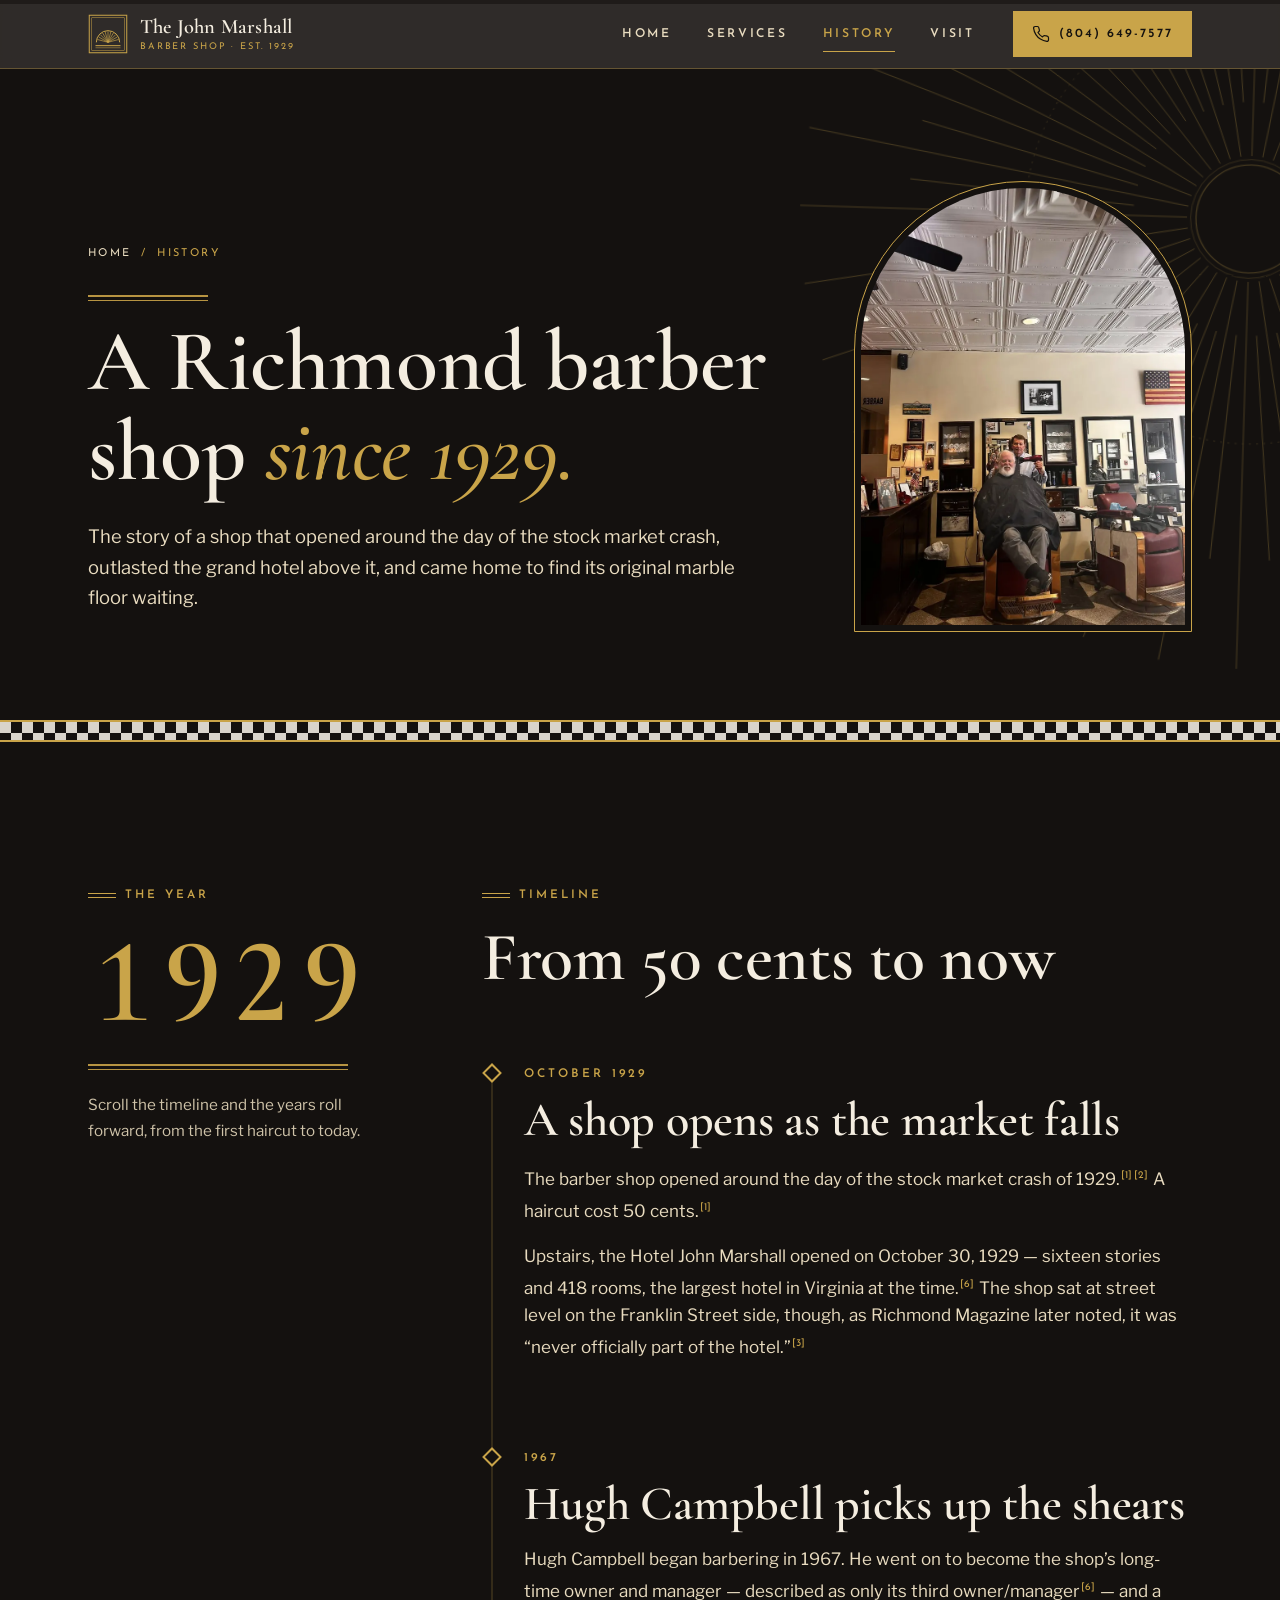
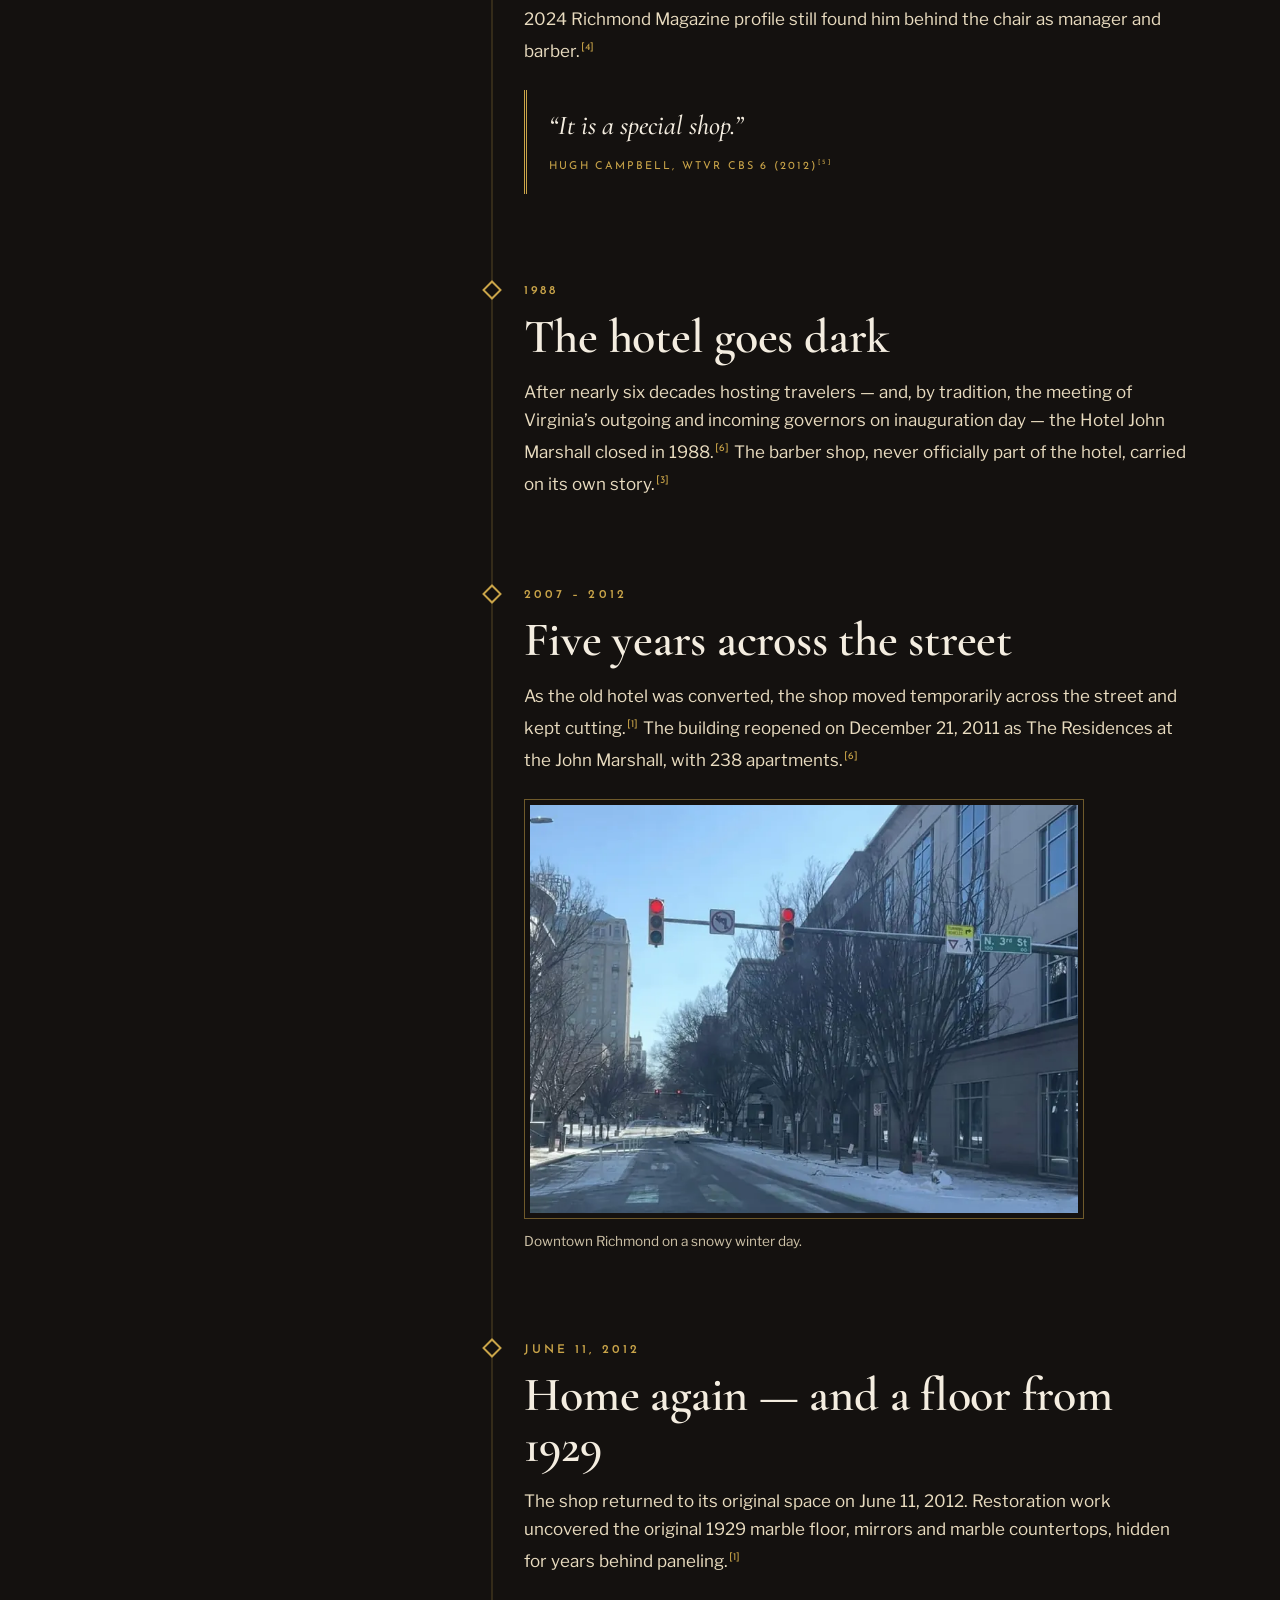
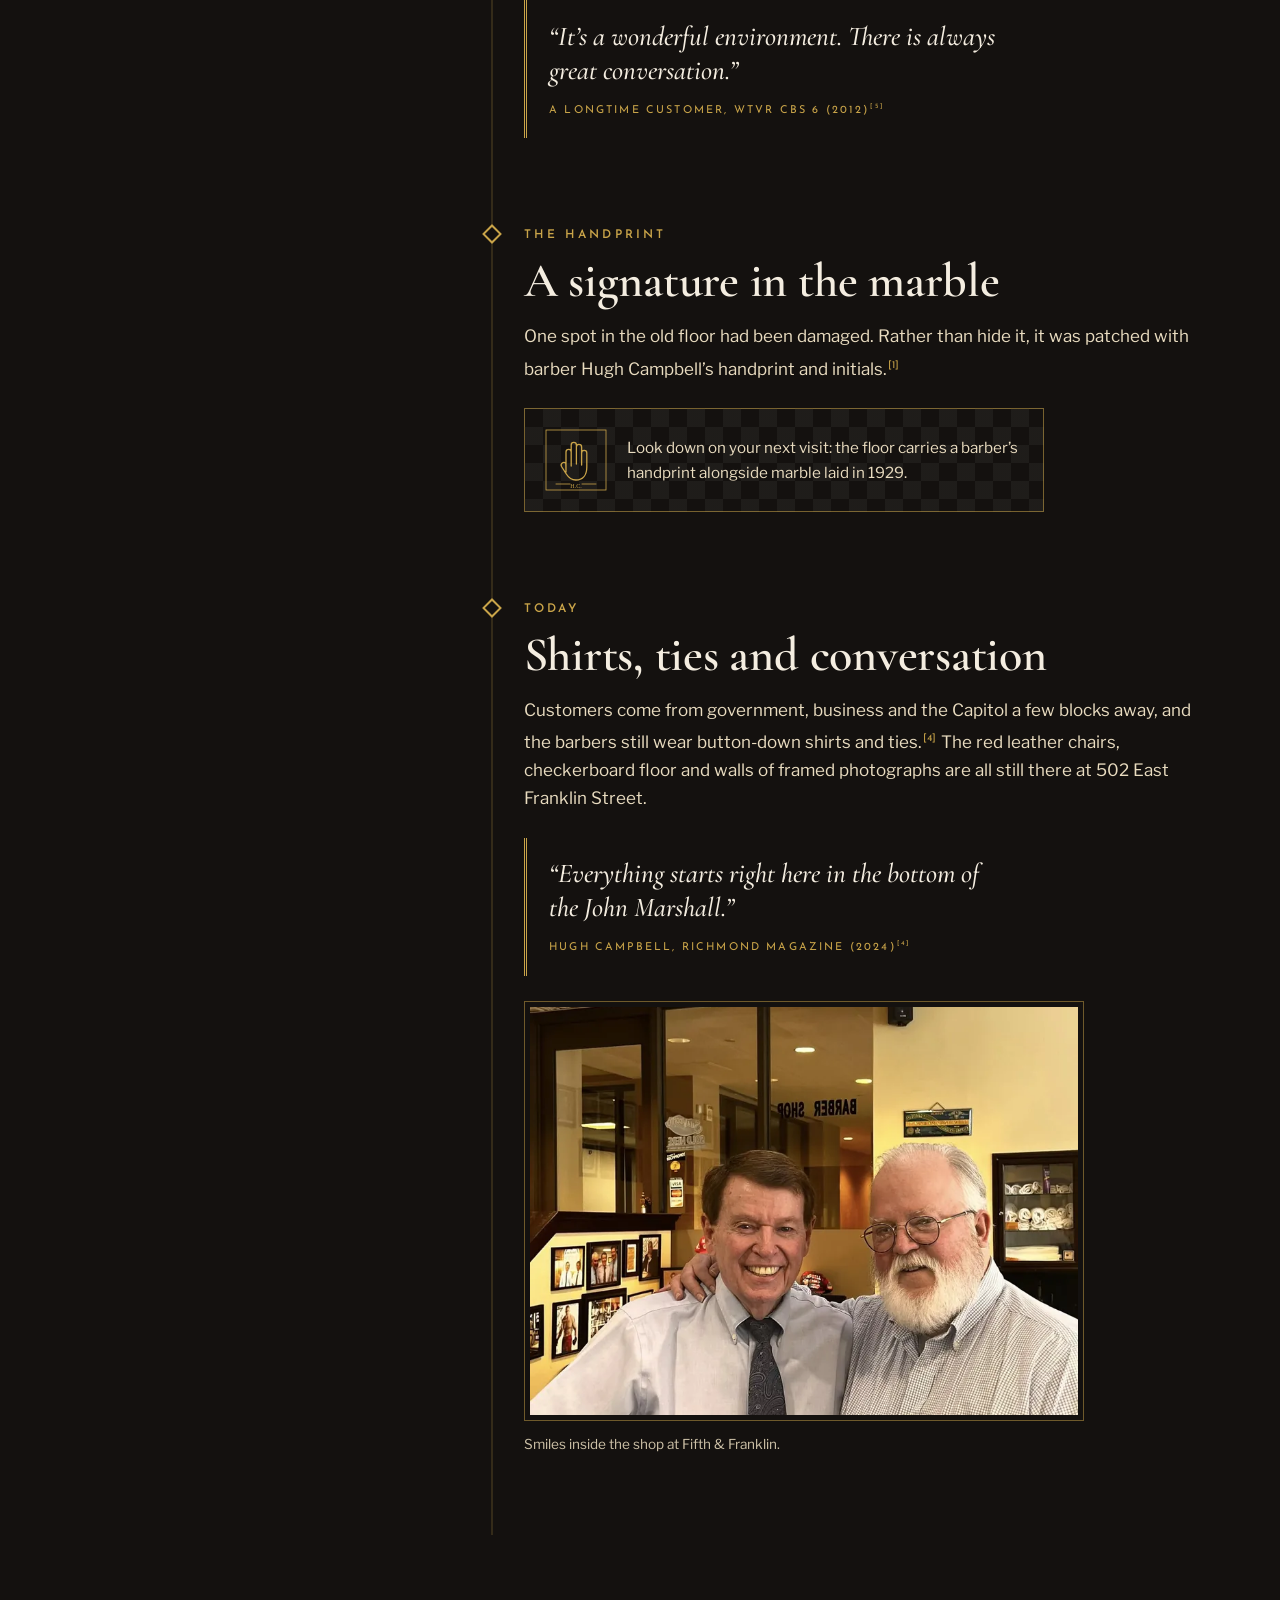
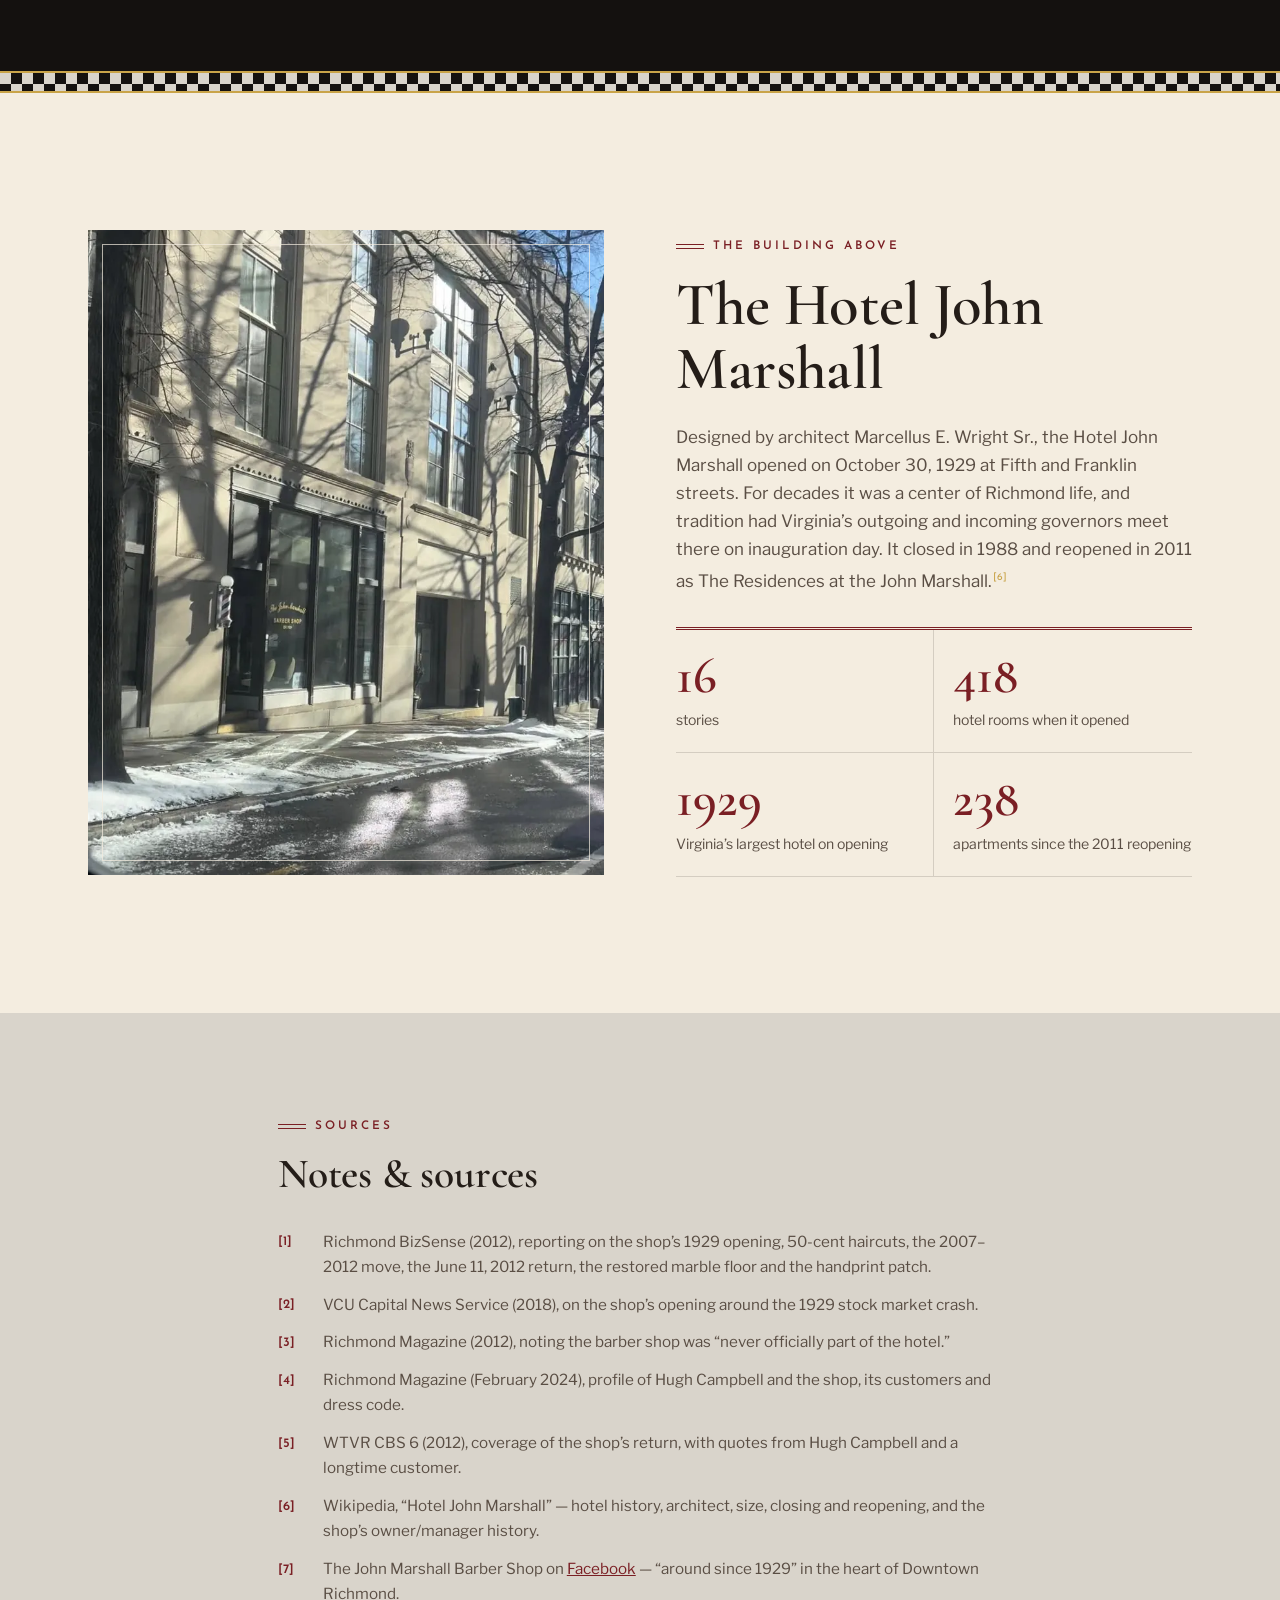
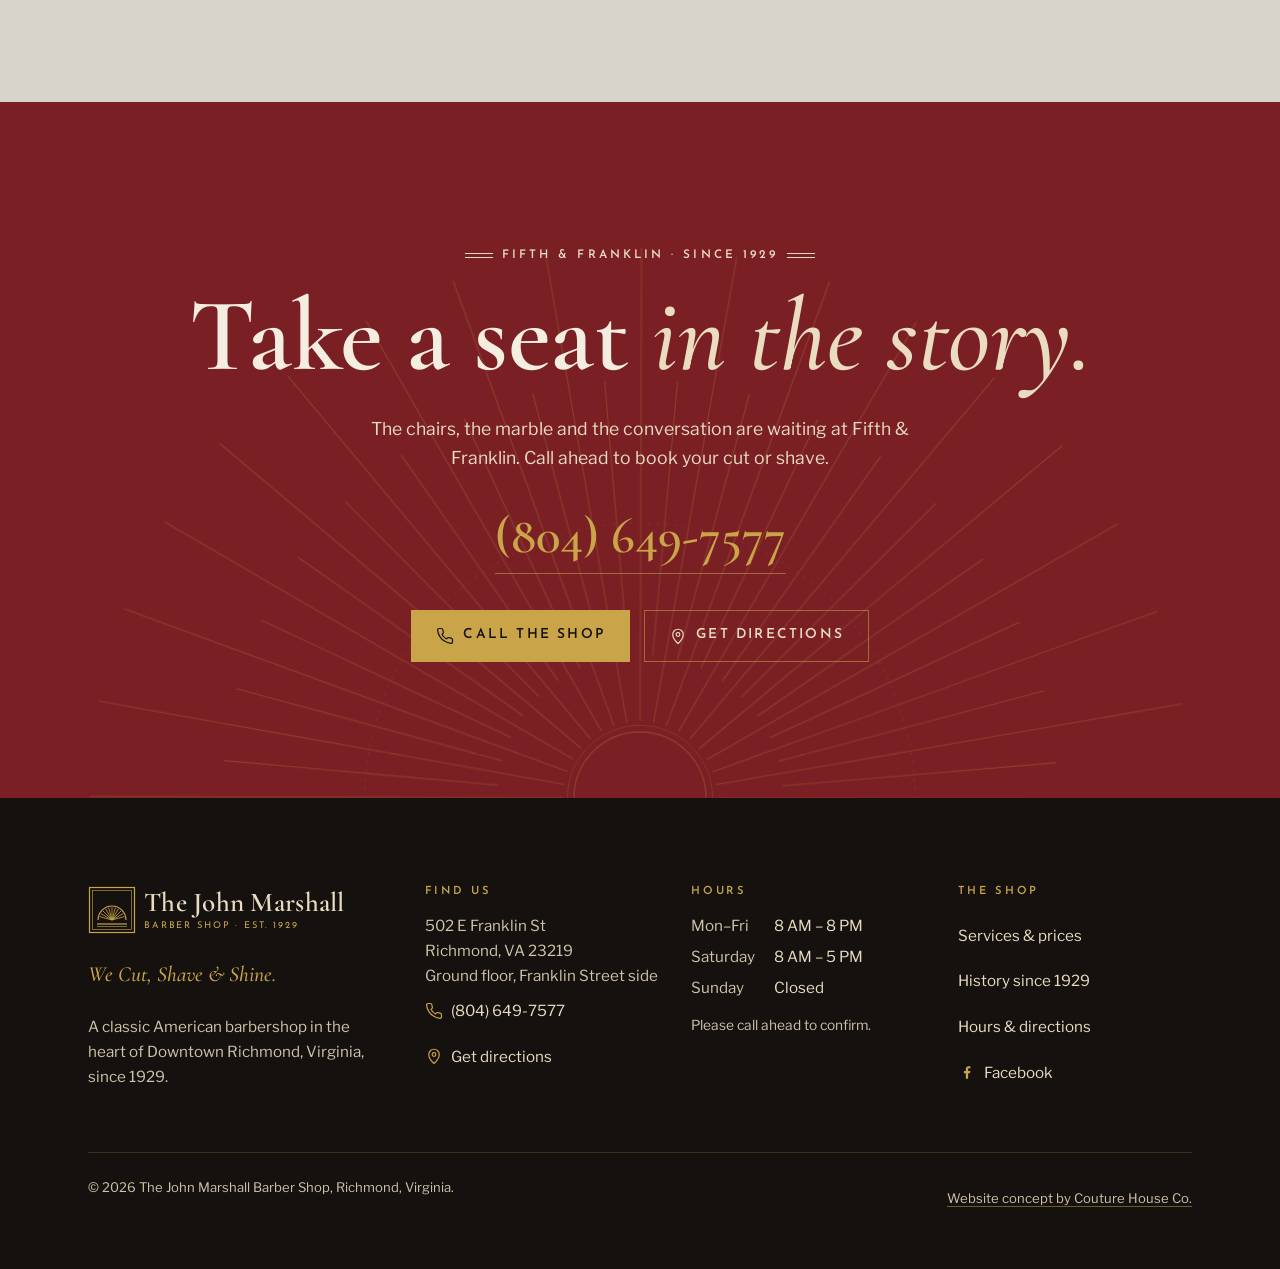
<file: history.html>
<!doctype html>
<html lang="en">
<head>
<meta charset="utf-8">
<meta name="viewport" content="width=device-width, initial-scale=1, viewport-fit=cover">
<title>Our History Since 1929 | Barber Shop in Richmond, VA</title>
<meta name="description" content="The John Marshall Barber Shop opened in 1929 beneath the Hotel John Marshall in Downtown Richmond: the move, the return and a handprint in marble.">
<link rel="canonical" href="https://john-marshall-barbershop-website.netlify.app/history.html">
<meta name="theme-color" content="#14110f">
<meta name="format-detection" content="telephone=no">
<meta property="og:type" content="website">
<meta property="og:site_name" content="The John Marshall Barber Shop">
<meta property="og:title" content="Our History Since 1929 | Barber Shop in Richmond, VA">
<meta property="og:description" content="The John Marshall Barber Shop opened in 1929 beneath the Hotel John Marshall in Downtown Richmond: the move, the return and a handprint in marble.">
<meta property="og:url" content="https://john-marshall-barbershop-website.netlify.app/history.html">
<meta property="og:image" content="https://john-marshall-barbershop-website.netlify.app/assets/img/og.jpg">
<meta property="og:image:width" content="1200">
<meta property="og:image:height" content="630">
<meta property="og:image:alt" content="The John Marshall Barber Shop, Downtown Richmond, since 1929 — a red leather barber chair on a checkerboard floor">
<meta property="og:locale" content="en_US">
<meta name="twitter:card" content="summary_large_image">
<meta name="twitter:title" content="Our History Since 1929 | Barber Shop in Richmond, VA">
<meta name="twitter:description" content="The John Marshall Barber Shop opened in 1929 beneath the Hotel John Marshall in Downtown Richmond: the move, the return and a handprint in marble.">
<meta name="twitter:image" content="https://john-marshall-barbershop-website.netlify.app/assets/img/og.jpg">
<link rel="icon" href="assets/img/favicon.svg" type="image/svg+xml">
<link rel="icon" href="assets/img/favicon-32.png" sizes="32x32" type="image/png">
<link rel="apple-touch-icon" href="assets/img/apple-touch-icon.png">
<link rel="manifest" href="site.webmanifest">
<link rel="preload" href="assets/fonts/cormorant-garamond-latin-500-normal.woff2" as="font" type="font/woff2" crossorigin>
<link rel="stylesheet" href="assets/css/fonts.css?v=20260930b">
<link rel="stylesheet" href="assets/css/site.css?v=20260930b">
<script>document.documentElement.classList.add('js')</script>
<script src="assets/js/site.js" defer></script>
<script type="application/ld+json">{
 "@context": "https://schema.org",
 "@graph": [
  {
   "@type": "BarberShop",
   "@id": "https://john-marshall-barbershop-website.netlify.app/#barbershop",
   "name": "The John Marshall Barber Shop",
   "alternateName": "John Marshall Barber Shop",
   "slogan": "We Cut, Shave & Shine",
   "description": "A classic American barbershop in Downtown Richmond, Virginia, since 1929, on the ground floor of the historic Hotel John Marshall building at 5th and Franklin. Haircuts, hot-towel straight-razor shaves and shoe shines.",
   "url": "https://john-marshall-barbershop-website.netlify.app/",
   "logo": "https://john-marshall-barbershop-website.netlify.app/assets/img/icon-512.png",
   "image": [
    "https://john-marshall-barbershop-website.netlify.app/assets/img/og.jpg",
    "https://john-marshall-barbershop-website.netlify.app/assets/img/classic-chair.webp",
    "https://john-marshall-barbershop-website.netlify.app/assets/img/shop-interior-wide.webp"
   ],
   "telephone": "+1-804-649-7577",
   "foundingDate": "1929",
   "address": {
    "@type": "PostalAddress",
    "streetAddress": "502 E Franklin St",
    "addressLocality": "Richmond",
    "addressRegion": "VA",
    "postalCode": "23219",
    "addressCountry": "US"
   },
   "hasMap": "https://www.google.com/maps/search/?api=1&query=John+Marshall+Barber+Shop+502+E+Franklin+St+Richmond+VA",
   "openingHoursSpecification": [
    {
     "@type": "OpeningHoursSpecification",
     "dayOfWeek": [
      "Monday",
      "Tuesday",
      "Wednesday",
      "Thursday",
      "Friday"
     ],
     "opens": "08:00",
     "closes": "20:00"
    },
    {
     "@type": "OpeningHoursSpecification",
     "dayOfWeek": "Saturday",
     "opens": "08:00",
     "closes": "17:00"
    }
   ],
   "priceRange": "$7–$45",
   "currenciesAccepted": "USD",
   "paymentAccepted": "American Express, Visa, Mastercard, Discover",
   "areaServed": [
    {
     "@type": "City",
     "name": "Richmond",
     "containedInPlace": {
      "@type": "State",
      "name": "Virginia"
     }
    }
   ],
   "sameAs": [
    "https://www.facebook.com/thejohnmarshallbarbershop/"
   ],
   "hasOfferCatalog": {
    "@type": "OfferCatalog",
    "name": "Barber services",
    "itemListElement": [
     {
      "@type": "Offer",
      "itemOffered": {
       "@type": "Service",
       "name": "Cut",
       "description": "A classic haircut, finished the old-fashioned way."
      },
      "price": "24.00",
      "priceCurrency": "USD"
     },
     {
      "@type": "Offer",
      "itemOffered": {
       "@type": "Service",
       "name": "Cut & Shampoo",
       "description": "Your haircut with a shampoo at the chair."
      },
      "price": "30.00",
      "priceCurrency": "USD"
     },
     {
      "@type": "Offer",
      "itemOffered": {
       "@type": "Service",
       "name": "Cut & Shave",
       "description": "The full visit: a haircut and a hot-towel straight-razor shave."
      },
      "price": "45.00",
      "priceCurrency": "USD"
     },
     {
      "@type": "Offer",
      "itemOffered": {
       "@type": "Service",
       "name": "Shave",
       "description": "A hot-towel straight-razor shave."
      },
      "price": "22.00",
      "priceCurrency": "USD"
     },
     {
      "@type": "Offer",
      "itemOffered": {
       "@type": "Service",
       "name": "Shine",
       "description": "A shoe shine while you are here."
      },
      "price": "7.00",
      "priceCurrency": "USD"
     },
     {
      "@type": "Offer",
      "itemOffered": {
       "@type": "Service",
       "name": "Beard trim"
      }
     },
     {
      "@type": "Offer",
      "itemOffered": {
       "@type": "Service",
       "name": "Head shave"
      }
     },
     {
      "@type": "Offer",
      "itemOffered": {
       "@type": "Service",
       "name": "Women's cut"
      }
     },
     {
      "@type": "Offer",
      "itemOffered": {
       "@type": "Service",
       "name": "Men's manicure"
      }
     }
    ]
   }
  },
  {
   "@type": "BreadcrumbList",
   "itemListElement": [
    {
     "@type": "ListItem",
     "position": 1,
     "name": "Home",
     "item": "https://john-marshall-barbershop-website.netlify.app/"
    },
    {
     "@type": "ListItem",
     "position": 2,
     "name": "History",
     "item": "https://john-marshall-barbershop-website.netlify.app/history.html"
    }
   ]
  }
 ]
}</script>
</head><body>
<a class="skip-link" href="#main">Skip to content</a>
<div class="pole-progress" aria-hidden="true"><div class="pole-progress__bar"></div></div>
<header class="site-header">
  <div class="wrap site-header__inner">
    <a class="brand" href="index.html" aria-label="The John Marshall Barber Shop, home">
      <svg class="brand__mark" viewBox="0 0 48 48" aria-hidden="true" focusable="false"><g fill="none" stroke="currentColor"><rect x="1.5" y="1.5" width="45" height="45" stroke-width="1.2"/><rect x="4.5" y="4.5" width="39" height="39" stroke-width=".6"/><path d="M10 34a14 14 0 0 1 28 0" stroke-width="1.2"/><path d="M24 34L36.6 30.6" stroke-width=".8"/><path d="M24 34L35.3 27.5" stroke-width=".8"/><path d="M24 34L33.2 24.8" stroke-width=".8"/><path d="M24 34L30.5 22.7" stroke-width=".8"/><path d="M24 34L27.4 21.4" stroke-width=".8"/><path d="M24 34L24.0 21.0" stroke-width=".8"/><path d="M24 34L20.6 21.4" stroke-width=".8"/><path d="M24 34L17.5 22.7" stroke-width=".8"/><path d="M24 34L14.8 24.8" stroke-width=".8"/><path d="M24 34L12.7 27.5" stroke-width=".8"/><path d="M24 34L11.4 30.6" stroke-width=".8"/><path d="M9 38h30" stroke-width="1.2"/><path d="M9 40.5h30" stroke-width=".6"/></g></svg>
      <span class="brand__text"><span class="brand__name">The John Marshall</span><span class="brand__sub">Barber Shop &middot; Est. 1929</span></span>
    </a>
    <div class="site-header__actions">
      <nav id="site-nav" class="site-nav" aria-label="Main">
        <ul>
          <li><a href="index.html"><span class="nav-num">00</span>Home</a></li>
          <li><a href="services.html"><span class="nav-num">01</span>Services</a></li><li><a href="history.html" aria-current="page"><span class="nav-num">02</span>History</a></li><li><a href="visit.html"><span class="nav-num">03</span>Visit</a></li>
        </ul>
        <div class="nav-call"><a class="btn btn--gold" href="tel:+18046497577"><svg viewBox="0 0 24 24" fill="none" stroke="currentColor" stroke-width="1.6" stroke-linecap="round" stroke-linejoin="round" aria-hidden="true" focusable="false"><path d="M22 16.9v3a2 2 0 0 1-2.2 2 19.8 19.8 0 0 1-8.6-3.1 19.5 19.5 0 0 1-6-6A19.8 19.8 0 0 1 2.1 4.2 2 2 0 0 1 4.1 2h3a2 2 0 0 1 2 1.7c.1 1 .4 1.9.7 2.8a2 2 0 0 1-.5 2.1L8 9.9a16 16 0 0 0 6 6l1.3-1.3a2 2 0 0 1 2.1-.4c.9.3 1.8.6 2.8.7a2 2 0 0 1 1.7 2z"/></svg>Call (804) 649-7577</a></div>
      </nav>
      <a class="btn btn--gold header-call" href="tel:+18046497577"><svg viewBox="0 0 24 24" fill="none" stroke="currentColor" stroke-width="1.6" stroke-linecap="round" stroke-linejoin="round" aria-hidden="true" focusable="false"><path d="M22 16.9v3a2 2 0 0 1-2.2 2 19.8 19.8 0 0 1-8.6-3.1 19.5 19.5 0 0 1-6-6A19.8 19.8 0 0 1 2.1 4.2 2 2 0 0 1 4.1 2h3a2 2 0 0 1 2 1.7c.1 1 .4 1.9.7 2.8a2 2 0 0 1-.5 2.1L8 9.9a16 16 0 0 0 6 6l1.3-1.3a2 2 0 0 1 2.1-.4c.9.3 1.8.6 2.8.7a2 2 0 0 1 1.7 2z"/></svg>(804) 649-7577</a>
      <button class="nav-toggle" type="button" aria-expanded="false" aria-controls="site-nav">
        <span class="nav-toggle__icon" aria-hidden="true"><span></span><span></span><span></span></span>
        <span class="nav-toggle__text">Menu</span>
      </button>
    </div>
  </div>
</header><main id="main">
<section class="page-hero dark">
  <div class="sunburst " aria-hidden="true"><svg viewBox="0 0 1000 1000" focusable="false"><g fill="none" stroke="currentColor"><path d="M570.0 500.0L1000.0 500.0M629.5 511.3L878.6 533.1M568.9 512.2L992.4 586.8M625.6 533.6L867.1 598.4M565.8 523.9L969.8 671.0M617.8 554.9L844.4 660.6M560.6 535.0L933.0 750.0M606.5 574.6L811.3 718.0M553.6 545.0L883.0 821.4M591.9 591.9L768.7 768.7M545.0 553.6L821.4 883.0M574.6 606.5L718.0 811.3M535.0 560.6L750.0 933.0M554.9 617.8L660.6 844.4M523.9 565.8L671.0 969.8M533.6 625.6L598.4 867.1M512.2 568.9L586.8 992.4M511.3 629.5L533.1 878.6M500.0 570.0L500.0 1000.0M488.7 629.5L466.9 878.6M487.8 568.9L413.2 992.4M466.4 625.6L401.6 867.1M476.1 565.8L329.0 969.8M445.1 617.8L339.4 844.4M465.0 560.6L250.0 933.0M425.4 606.5L282.0 811.3M455.0 553.6L178.6 883.0M408.1 591.9L231.3 768.7M446.4 545.0L117.0 821.4M393.5 574.6L188.7 718.0M439.4 535.0L67.0 750.0M382.2 554.9L155.6 660.6M434.2 523.9L30.2 671.0M374.4 533.6L132.9 598.4M431.1 512.2L7.6 586.8M370.5 511.3L121.4 533.1M430.0 500.0L0.0 500.0M370.5 488.7L121.4 466.9M431.1 487.8L7.6 413.2M374.4 466.4L132.9 401.6M434.2 476.1L30.2 329.0M382.2 445.1L155.6 339.4M439.4 465.0L67.0 250.0M393.5 425.4L188.7 282.0M446.4 455.0L117.0 178.6M408.1 408.1L231.3 231.3M455.0 446.4L178.6 117.0M425.4 393.5L282.0 188.7M465.0 439.4L250.0 67.0M445.1 382.2L339.4 155.6M476.1 434.2L329.0 30.2M466.4 374.4L401.6 132.9M487.8 431.1L413.2 7.6M488.7 370.5L466.9 121.4M500.0 430.0L500.0 0.0M511.3 370.5L533.1 121.4M512.2 431.1L586.8 7.6M533.6 374.4L598.4 132.9M523.9 434.2L671.0 30.2M554.9 382.2L660.6 155.6M535.0 439.4L750.0 67.0M574.6 393.5L718.0 188.7M545.0 446.4L821.4 117.0M591.9 408.1L768.7 231.3M553.6 455.0L883.0 178.6M606.5 425.4L811.3 282.0M560.6 465.0L933.0 250.0M617.8 445.1L844.4 339.4M565.8 476.1L969.8 329.0M625.6 466.4L867.1 401.6M568.9 487.8L992.4 413.2M629.5 488.7L878.6 466.9" stroke-width="1"/><circle cx="500" cy="500" r="60" stroke-width="1.2"/><circle cx="500" cy="500" r="66" stroke-width=".6"/><circle cx="500" cy="500" r="250" stroke-width=".6" stroke-dasharray="2 6"/></g></svg></div>
  <div class="wrap page-hero__grid">
    <div>
      <nav class="crumbs" aria-label="Breadcrumb"><ol><li><a href="index.html">Home</a></li><li><span aria-current="page">History</span></li></ol></nav>
      <div class="double-rule draw" style="max-width:120px"></div>
      <h1>A Richmond barber shop <em>since 1929.</em></h1>
      <p class="page-hero__lede">The story of a shop that opened around the day of the stock market crash, outlasted the grand hotel above it, and came home to find its original marble floor waiting.</p>
      
    </div>
    <div class="page-hero__img page-hero__img--arch" data-reveal="fade"><img src="assets/img/shop-interior-wide.webp" srcset="assets/img/shop-interior-wide-800.webp 800w, assets/img/shop-interior-wide.webp 1536w" sizes="(min-width: 900px) 420px, 90vw" width="1536" height="2048" alt="Inside The John Marshall Barber Shop: vintage barber chairs, mirrors and framed photographs beneath a pressed-tin ceiling" fetchpriority="high" decoding="async"></div>
  </div>
</section>
<div class="checker-band" aria-hidden="true"></div>
<div class="year-dock" aria-hidden="true"><span class="label label--gold">The year</span><span class="roller" data-roller data-from="1929" data-to="2026" data-scope="#timeline">1929</span><span class="roller-static">1929</span></div>
<section class="section dark" aria-labelledby="tl-h">
  <div class="wrap timeline-wrap">
    <aside class="timeline-aside" aria-hidden="true">
      <span class="label">The year</span>
      <div style="margin-top:1rem"><span class="roller" data-roller data-from="1929" data-to="2026" data-scope="#timeline">1929</span><span class="roller-static">1929</span></div>
      <div class="double-rule"></div>
      <p>Scroll the timeline and the years roll forward, from the first haircut to today.</p>
    </aside>
    <div>
      <div class="section-head">
        <span class="label">Timeline</span>
        <h2 id="tl-h">From 50 cents to now</h2>
      </div>
      <div class="timeline" id="timeline" data-timeline>
        <div class="timeline__spine" aria-hidden="true"><span class="timeline__fill"></span></div>
        <ol class="tl-list">
        <li class="tl-event" data-reveal data-year="1929">
          <span class="tl-year">October 1929</span>
          <h3>A shop opens as the market falls</h3>
          <p>The barber shop opened around the day of the stock market crash of 1929.<sup><a href="#src-1">[1]</a></sup><sup><a href="#src-2">[2]</a></sup> A haircut cost 50 cents.<sup><a href="#src-1">[1]</a></sup></p>
          <p>Upstairs, the Hotel John Marshall opened on October 30, 1929 &mdash; sixteen stories and 418 rooms, the largest hotel in Virginia at the time.<sup><a href="#src-6">[6]</a></sup> The shop sat at street level on the Franklin Street side, though, as Richmond Magazine later noted, it was &ldquo;never officially part of the hotel.&rdquo;<sup><a href="#src-3">[3]</a></sup></p>
        </li>
        <li class="tl-event" data-reveal data-year="1967">
          <span class="tl-year">1967</span>
          <h3>Hugh Campbell picks up the shears</h3>
          <p>Hugh Campbell began barbering in 1967. He went on to become the shop&rsquo;s long-time owner and manager &mdash; described as only its third owner/manager<sup><a href="#src-6">[6]</a></sup> &mdash; and a 2024 Richmond Magazine profile still found him behind the chair as manager and barber.<sup><a href="#src-4">[4]</a></sup></p>
          <blockquote><p>&ldquo;It is a special shop.&rdquo;</p><footer>Hugh Campbell, WTVR CBS 6 (2012)<sup class="ref"><a href="#src-5">[5]</a></sup></footer></blockquote>
        </li>
        <li class="tl-event" data-reveal data-year="1988">
          <span class="tl-year">1988</span>
          <h3>The hotel goes dark</h3>
          <p>After nearly six decades hosting travelers &mdash; and, by tradition, the meeting of Virginia&rsquo;s outgoing and incoming governors on inauguration day &mdash; the Hotel John Marshall closed in 1988.<sup><a href="#src-6">[6]</a></sup> The barber shop, never officially part of the hotel, carried on its own story.<sup><a href="#src-3">[3]</a></sup></p>
        </li>
        <li class="tl-event" data-reveal data-year="2007">
          <span class="tl-year">2007 &ndash; 2012</span>
          <h3>Five years across the street</h3>
          <p>As the old hotel was converted, the shop moved temporarily across the street and kept cutting.<sup><a href="#src-1">[1]</a></sup> The building reopened on December 21, 2011 as The Residences at the John Marshall, with 238 apartments.<sup><a href="#src-6">[6]</a></sup></p>
          <figure><img src="assets/img/franklin-street-snow.webp" srcset="assets/img/franklin-street-snow-800.webp 800w, assets/img/franklin-street-snow.webp 1125w" sizes="(min-width: 1000px) 560px, 90vw" width="1125" height="1494" alt="A Downtown Richmond street on a clear winter day, with snow along the curbs and bare trees" loading="lazy" decoding="async"><figcaption>Downtown Richmond on a snowy winter day.</figcaption></figure>
        </li>
        <li class="tl-event" data-reveal data-year="2012">
          <span class="tl-year">June 11, 2012</span>
          <h3>Home again &mdash; and a floor from 1929</h3>
          <p>The shop returned to its original space on June 11, 2012. Restoration work uncovered the original 1929 marble floor, mirrors and marble countertops, hidden for years behind paneling.<sup><a href="#src-1">[1]</a></sup></p>
          <blockquote><p>&ldquo;It&rsquo;s a wonderful environment. There is always great conversation.&rdquo;</p><footer>A longtime customer, WTVR CBS 6 (2012)<sup class="ref"><a href="#src-5">[5]</a></sup></footer></blockquote>
        </li>
        <li class="tl-event" data-reveal data-year="2012">
          <span class="tl-year">The handprint</span>
          <h3>A signature in the marble</h3>
          <p>One spot in the old floor had been damaged. Rather than hide it, it was patched with barber Hugh Campbell&rsquo;s handprint and initials.<sup><a href="#src-1">[1]</a></sup></p>
          <div class="handprint"><svg viewBox="0 0 64 64" aria-hidden="true" focusable="false"><g fill="none" stroke="currentColor" stroke-width="1.3" stroke-linecap="round"><rect x="2" y="2" width="60" height="60" stroke-width=".8"/><path d="M22 44V24a2.6 2.6 0 0 1 5.2 0v14M27.2 36V17a2.6 2.6 0 0 1 5.2 0v19M32.4 36V19a2.6 2.6 0 0 1 5.2 0v18M37.6 37v-12a2.6 2.6 0 0 1 5.2 0v14c0 8-4 13-11 13-4.5 0-7-2-9.5-6l-4.8-7.5a2.7 2.7 0 0 1 4.3-3.2L22 42"/><path d="M12 56h14M38 56h14" stroke-width=".8"/></g><text x="32" y="60" text-anchor="middle" font-family="Georgia,serif" font-size="6" fill="currentColor">H.C.</text></svg><p>Look down on your next visit: the floor carries a barber&rsquo;s handprint alongside marble laid in 1929.</p></div>
        </li>
        <li class="tl-event" data-reveal data-year="2026">
          <span class="tl-year">Today</span>
          <h3>Shirts, ties and conversation</h3>
          <p>Customers come from government, business and the Capitol a few blocks away, and the barbers still wear button-down shirts and ties.<sup><a href="#src-4">[4]</a></sup> The red leather chairs, checkerboard floor and walls of framed photographs are all still there at 502 East Franklin Street.</p>
          <blockquote><p>&ldquo;Everything starts right here in the bottom of the John Marshall.&rdquo;</p><footer>Hugh Campbell, Richmond Magazine (2024)<sup class="ref"><a href="#src-4">[4]</a></sup></footer></blockquote>
          <figure><img src="assets/img/two-barbers.webp" srcset="assets/img/two-barbers-800.webp 800w, assets/img/two-barbers.webp 1536w" sizes="(min-width: 1000px) 560px, 90vw" width="1536" height="2048" alt="Two gentlemen, one in a shirt and tie, sharing a smile inside the barber shop" loading="lazy" decoding="async"><figcaption>Smiles inside the shop at Fifth &amp; Franklin.</figcaption></figure>
        </li>
        </ol>
      </div>
    </div>
  </div>
</section>
<div class="checker-band" aria-hidden="true"></div>

<section class="section on-light" aria-labelledby="hotel-h">
  <div class="wrap hotel">
    <div class="hotel__img" data-reveal><img src="assets/img/building-exterior.webp" srcset="assets/img/building-exterior-800.webp 800w, assets/img/building-exterior.webp 1125w" sizes="(min-width: 900px) 50vw, 100vw" width="1125" height="1698" alt="The historic Hotel John Marshall building's limestone facade on Franklin Street with snow on the sidewalk" loading="lazy" decoding="async"></div>
    <div data-reveal data-delay="1">
      <span class="label">The building above</span>
      <h2 id="hotel-h" style="font-size:clamp(2.4rem,6vw,3.8rem);margin-top:1rem">The Hotel John Marshall</h2>
      <p style="margin-top:1.4rem;color:var(--muted)">Designed by architect Marcellus E. Wright Sr., the Hotel John Marshall opened on October 30, 1929 at Fifth and Franklin streets. For decades it was a center of Richmond life, and tradition had Virginia&rsquo;s outgoing and incoming governors meet there on inauguration day. It closed in 1988 and reopened in 2011 as The Residences at the John Marshall.<sup class="ref"><a href="#src-6">[6]</a></sup></p>
      <div class="stat-row">
        <div class="stat"><strong>16</strong><span>stories</span></div>
        <div class="stat"><strong>418</strong><span>hotel rooms when it opened</span></div>
        <div class="stat"><strong>1929</strong><span>Virginia&rsquo;s largest hotel on opening</span></div>
        <div class="stat"><strong>238</strong><span>apartments since the 2011 reopening</span></div>
      </div>
    </div>
  </div>
</section>

<section class="section section--tight marble on-light" aria-labelledby="src-h">
  <div class="wrap wrap-narrow">
    <span class="label">Sources</span>
    <h2 id="src-h" style="font-size:clamp(2rem,5vw,2.6rem);margin:1rem 0 2rem">Notes &amp; sources</h2>
    <ol class="sources">
      <li id="src-1"><span>Richmond BizSense (2012), reporting on the shop&rsquo;s 1929 opening, 50-cent haircuts, the 2007&ndash;2012 move, the June 11, 2012 return, the restored marble floor and the handprint patch.</span></li>
      <li id="src-2"><span>VCU Capital News Service (2018), on the shop&rsquo;s opening around the 1929 stock market crash.</span></li>
      <li id="src-3"><span>Richmond Magazine (2012), noting the barber shop was &ldquo;never officially part of the hotel.&rdquo;</span></li>
      <li id="src-4"><span>Richmond Magazine (February 2024), profile of Hugh Campbell and the shop, its customers and dress code.</span></li>
      <li id="src-5"><span>WTVR CBS 6 (2012), coverage of the shop&rsquo;s return, with quotes from Hugh Campbell and a longtime customer.</span></li>
      <li id="src-6"><span>Wikipedia, &ldquo;Hotel John Marshall&rdquo; &mdash; hotel history, architect, size, closing and reopening, and the shop&rsquo;s owner/manager history.</span></li>
      <li id="src-7"><span>The John Marshall Barber Shop on <a href="https://www.facebook.com/thejohnmarshallbarbershop/" target="_blank" rel="noopener">Facebook</a> &mdash; &ldquo;around since 1929&rdquo; in the heart of Downtown Richmond.</span></li>
    </ol>
  </div>
</section>

<section class="section cta-band ox">
  <div class="sunburst " aria-hidden="true"><svg viewBox="0 0 1000 1000" focusable="false"><g fill="none" stroke="currentColor"><path d="M570.0 500.0L1000.0 500.0M629.5 511.3L878.6 533.1M568.9 512.2L992.4 586.8M625.6 533.6L867.1 598.4M565.8 523.9L969.8 671.0M617.8 554.9L844.4 660.6M560.6 535.0L933.0 750.0M606.5 574.6L811.3 718.0M553.6 545.0L883.0 821.4M591.9 591.9L768.7 768.7M545.0 553.6L821.4 883.0M574.6 606.5L718.0 811.3M535.0 560.6L750.0 933.0M554.9 617.8L660.6 844.4M523.9 565.8L671.0 969.8M533.6 625.6L598.4 867.1M512.2 568.9L586.8 992.4M511.3 629.5L533.1 878.6M500.0 570.0L500.0 1000.0M488.7 629.5L466.9 878.6M487.8 568.9L413.2 992.4M466.4 625.6L401.6 867.1M476.1 565.8L329.0 969.8M445.1 617.8L339.4 844.4M465.0 560.6L250.0 933.0M425.4 606.5L282.0 811.3M455.0 553.6L178.6 883.0M408.1 591.9L231.3 768.7M446.4 545.0L117.0 821.4M393.5 574.6L188.7 718.0M439.4 535.0L67.0 750.0M382.2 554.9L155.6 660.6M434.2 523.9L30.2 671.0M374.4 533.6L132.9 598.4M431.1 512.2L7.6 586.8M370.5 511.3L121.4 533.1M430.0 500.0L0.0 500.0M370.5 488.7L121.4 466.9M431.1 487.8L7.6 413.2M374.4 466.4L132.9 401.6M434.2 476.1L30.2 329.0M382.2 445.1L155.6 339.4M439.4 465.0L67.0 250.0M393.5 425.4L188.7 282.0M446.4 455.0L117.0 178.6M408.1 408.1L231.3 231.3M455.0 446.4L178.6 117.0M425.4 393.5L282.0 188.7M465.0 439.4L250.0 67.0M445.1 382.2L339.4 155.6M476.1 434.2L329.0 30.2M466.4 374.4L401.6 132.9M487.8 431.1L413.2 7.6M488.7 370.5L466.9 121.4M500.0 430.0L500.0 0.0M511.3 370.5L533.1 121.4M512.2 431.1L586.8 7.6M533.6 374.4L598.4 132.9M523.9 434.2L671.0 30.2M554.9 382.2L660.6 155.6M535.0 439.4L750.0 67.0M574.6 393.5L718.0 188.7M545.0 446.4L821.4 117.0M591.9 408.1L768.7 231.3M553.6 455.0L883.0 178.6M606.5 425.4L811.3 282.0M560.6 465.0L933.0 250.0M617.8 445.1L844.4 339.4M565.8 476.1L969.8 329.0M625.6 466.4L867.1 401.6M568.9 487.8L992.4 413.2M629.5 488.7L878.6 466.9" stroke-width="1"/><circle cx="500" cy="500" r="60" stroke-width="1.2"/><circle cx="500" cy="500" r="66" stroke-width=".6"/><circle cx="500" cy="500" r="250" stroke-width=".6" stroke-dasharray="2 6"/></g></svg></div>
  <div class="wrap">
    <span class="label label--center">Fifth &amp; Franklin &middot; Since 1929</span>
    <h2 data-reveal>Take a seat <em>in the story.</em></h2>
    <p data-reveal data-delay="1">The chairs, the marble and the conversation are waiting at Fifth &amp; Franklin. Call ahead to book your cut or shave.</p>
    <a class="phone-big" href="tel:+18046497577" data-reveal data-delay="2">(804) 649-7577</a>
    <div class="btn-row" data-reveal data-delay="2"><a class="btn btn--gold" href="tel:+18046497577"><svg viewBox="0 0 24 24" fill="none" stroke="currentColor" stroke-width="1.6" stroke-linecap="round" stroke-linejoin="round" aria-hidden="true" focusable="false"><path d="M22 16.9v3a2 2 0 0 1-2.2 2 19.8 19.8 0 0 1-8.6-3.1 19.5 19.5 0 0 1-6-6A19.8 19.8 0 0 1 2.1 4.2 2 2 0 0 1 4.1 2h3a2 2 0 0 1 2 1.7c.1 1 .4 1.9.7 2.8a2 2 0 0 1-.5 2.1L8 9.9a16 16 0 0 0 6 6l1.3-1.3a2 2 0 0 1 2.1-.4c.9.3 1.8.6 2.8.7a2 2 0 0 1 1.7 2z"/></svg>Call the shop</a><a class="btn btn--line" href="https://www.google.com/maps/search/?api=1&query=John+Marshall+Barber+Shop+502+E+Franklin+St+Richmond+VA" target="_blank" rel="noopener"><svg viewBox="0 0 24 24" fill="none" stroke="currentColor" stroke-width="1.6" stroke-linecap="round" stroke-linejoin="round" aria-hidden="true" focusable="false"><path d="M12 22s7-6.2 7-12a7 7 0 1 0-14 0c0 5.8 7 12 7 12z"/><circle cx="12" cy="10" r="2.5"/></svg>Get directions</a></div>
  </div>
</section>
</main>
<footer class="site-footer">
  <div class="wrap">
    <div class="footer-grid">
      <div class="footer-brand">
        <a class="brand" href="index.html" aria-label="The John Marshall Barber Shop, home"><svg class="brand__mark" viewBox="0 0 48 48" aria-hidden="true" focusable="false"><g fill="none" stroke="currentColor"><rect x="1.5" y="1.5" width="45" height="45" stroke-width="1.2"/><rect x="4.5" y="4.5" width="39" height="39" stroke-width=".6"/><path d="M10 34a14 14 0 0 1 28 0" stroke-width="1.2"/><path d="M24 34L36.6 30.6" stroke-width=".8"/><path d="M24 34L35.3 27.5" stroke-width=".8"/><path d="M24 34L33.2 24.8" stroke-width=".8"/><path d="M24 34L30.5 22.7" stroke-width=".8"/><path d="M24 34L27.4 21.4" stroke-width=".8"/><path d="M24 34L24.0 21.0" stroke-width=".8"/><path d="M24 34L20.6 21.4" stroke-width=".8"/><path d="M24 34L17.5 22.7" stroke-width=".8"/><path d="M24 34L14.8 24.8" stroke-width=".8"/><path d="M24 34L12.7 27.5" stroke-width=".8"/><path d="M24 34L11.4 30.6" stroke-width=".8"/><path d="M9 38h30" stroke-width="1.2"/><path d="M9 40.5h30" stroke-width=".6"/></g></svg><span class="brand__text"><span class="brand__name">The John Marshall</span><span class="brand__sub">Barber Shop &middot; Est. 1929</span></span></a>
        <p class="footer-slogan">We Cut, Shave &amp; Shine.</p>
        <p>A classic American barbershop in the heart of Downtown Richmond, Virginia, since 1929.</p>
      </div>
      <div>
        <h2>Find us</h2>
        <address>502 E Franklin St<br>Richmond, VA 23219<br>Ground floor, Franklin Street side</address>
        <ul>
          <li><a href="tel:+18046497577"><svg viewBox="0 0 24 24" fill="none" stroke="currentColor" stroke-width="1.6" stroke-linecap="round" stroke-linejoin="round" aria-hidden="true" focusable="false"><path d="M22 16.9v3a2 2 0 0 1-2.2 2 19.8 19.8 0 0 1-8.6-3.1 19.5 19.5 0 0 1-6-6A19.8 19.8 0 0 1 2.1 4.2 2 2 0 0 1 4.1 2h3a2 2 0 0 1 2 1.7c.1 1 .4 1.9.7 2.8a2 2 0 0 1-.5 2.1L8 9.9a16 16 0 0 0 6 6l1.3-1.3a2 2 0 0 1 2.1-.4c.9.3 1.8.6 2.8.7a2 2 0 0 1 1.7 2z"/></svg>(804) 649-7577</a></li>
          <li><a href="https://www.google.com/maps/search/?api=1&query=John+Marshall+Barber+Shop+502+E+Franklin+St+Richmond+VA" target="_blank" rel="noopener"><svg viewBox="0 0 24 24" fill="none" stroke="currentColor" stroke-width="1.6" stroke-linecap="round" stroke-linejoin="round" aria-hidden="true" focusable="false"><path d="M12 22s7-6.2 7-12a7 7 0 1 0-14 0c0 5.8 7 12 7 12z"/><circle cx="12" cy="10" r="2.5"/></svg>Get directions</a></li>
        </ul>
      </div>
      <div>
        <h2>Hours</h2>
        <dl class="footer-hours"><dt>Mon&ndash;Fri</dt><dd>8 AM &ndash; 8 PM</dd><dt>Saturday</dt><dd>8 AM &ndash; 5 PM</dd><dt>Sunday</dt><dd>Closed</dd></dl>
        <p class="fine">Please call ahead to confirm.</p>
      </div>
      <div>
        <h2>The shop</h2>
        <ul>
          <li><a href="services.html">Services &amp; prices</a></li>
          <li><a href="history.html">History since 1929</a></li>
          <li><a href="visit.html">Hours &amp; directions</a></li>
          <li><a href="https://www.facebook.com/thejohnmarshallbarbershop/" target="_blank" rel="noopener"><svg viewBox="0 0 24 24" fill="currentColor" aria-hidden="true" focusable="false"><path d="M13.5 21v-7.5h2.6l.4-3h-3V8.6c0-.9.3-1.5 1.5-1.5h1.6V4.4c-.3 0-1.2-.1-2.3-.1-2.3 0-3.9 1.4-3.9 4v2.2H7.8v3h2.6V21h3.1z"/></svg>Facebook</a></li>
        </ul>
      </div>
    </div>
    <div class="footer-base">
      <span>&copy; <span data-current-year>2026</span> The John Marshall Barber Shop, Richmond, Virginia.</span>
      <a href="https://couturehouse.co" target="_blank" rel="noopener">Website concept by Couture House Co.</a>
    </div>
  </div>
</footer>
<nav class="action-bar" aria-label="Quick actions">
  <a href="tel:+18046497577"><svg viewBox="0 0 24 24" fill="none" stroke="currentColor" stroke-width="1.6" stroke-linecap="round" stroke-linejoin="round" aria-hidden="true" focusable="false"><path d="M22 16.9v3a2 2 0 0 1-2.2 2 19.8 19.8 0 0 1-8.6-3.1 19.5 19.5 0 0 1-6-6A19.8 19.8 0 0 1 2.1 4.2 2 2 0 0 1 4.1 2h3a2 2 0 0 1 2 1.7c.1 1 .4 1.9.7 2.8a2 2 0 0 1-.5 2.1L8 9.9a16 16 0 0 0 6 6l1.3-1.3a2 2 0 0 1 2.1-.4c.9.3 1.8.6 2.8.7a2 2 0 0 1 1.7 2z"/></svg>Call</a>
  <a href="https://www.google.com/maps/search/?api=1&query=John+Marshall+Barber+Shop+502+E+Franklin+St+Richmond+VA" target="_blank" rel="noopener"><svg viewBox="0 0 24 24" fill="none" stroke="currentColor" stroke-width="1.6" stroke-linecap="round" stroke-linejoin="round" aria-hidden="true" focusable="false"><path d="M12 22s7-6.2 7-12a7 7 0 1 0-14 0c0 5.8 7 12 7 12z"/><circle cx="12" cy="10" r="2.5"/></svg>Directions</a>
</nav>
</body>
</html>
</file>
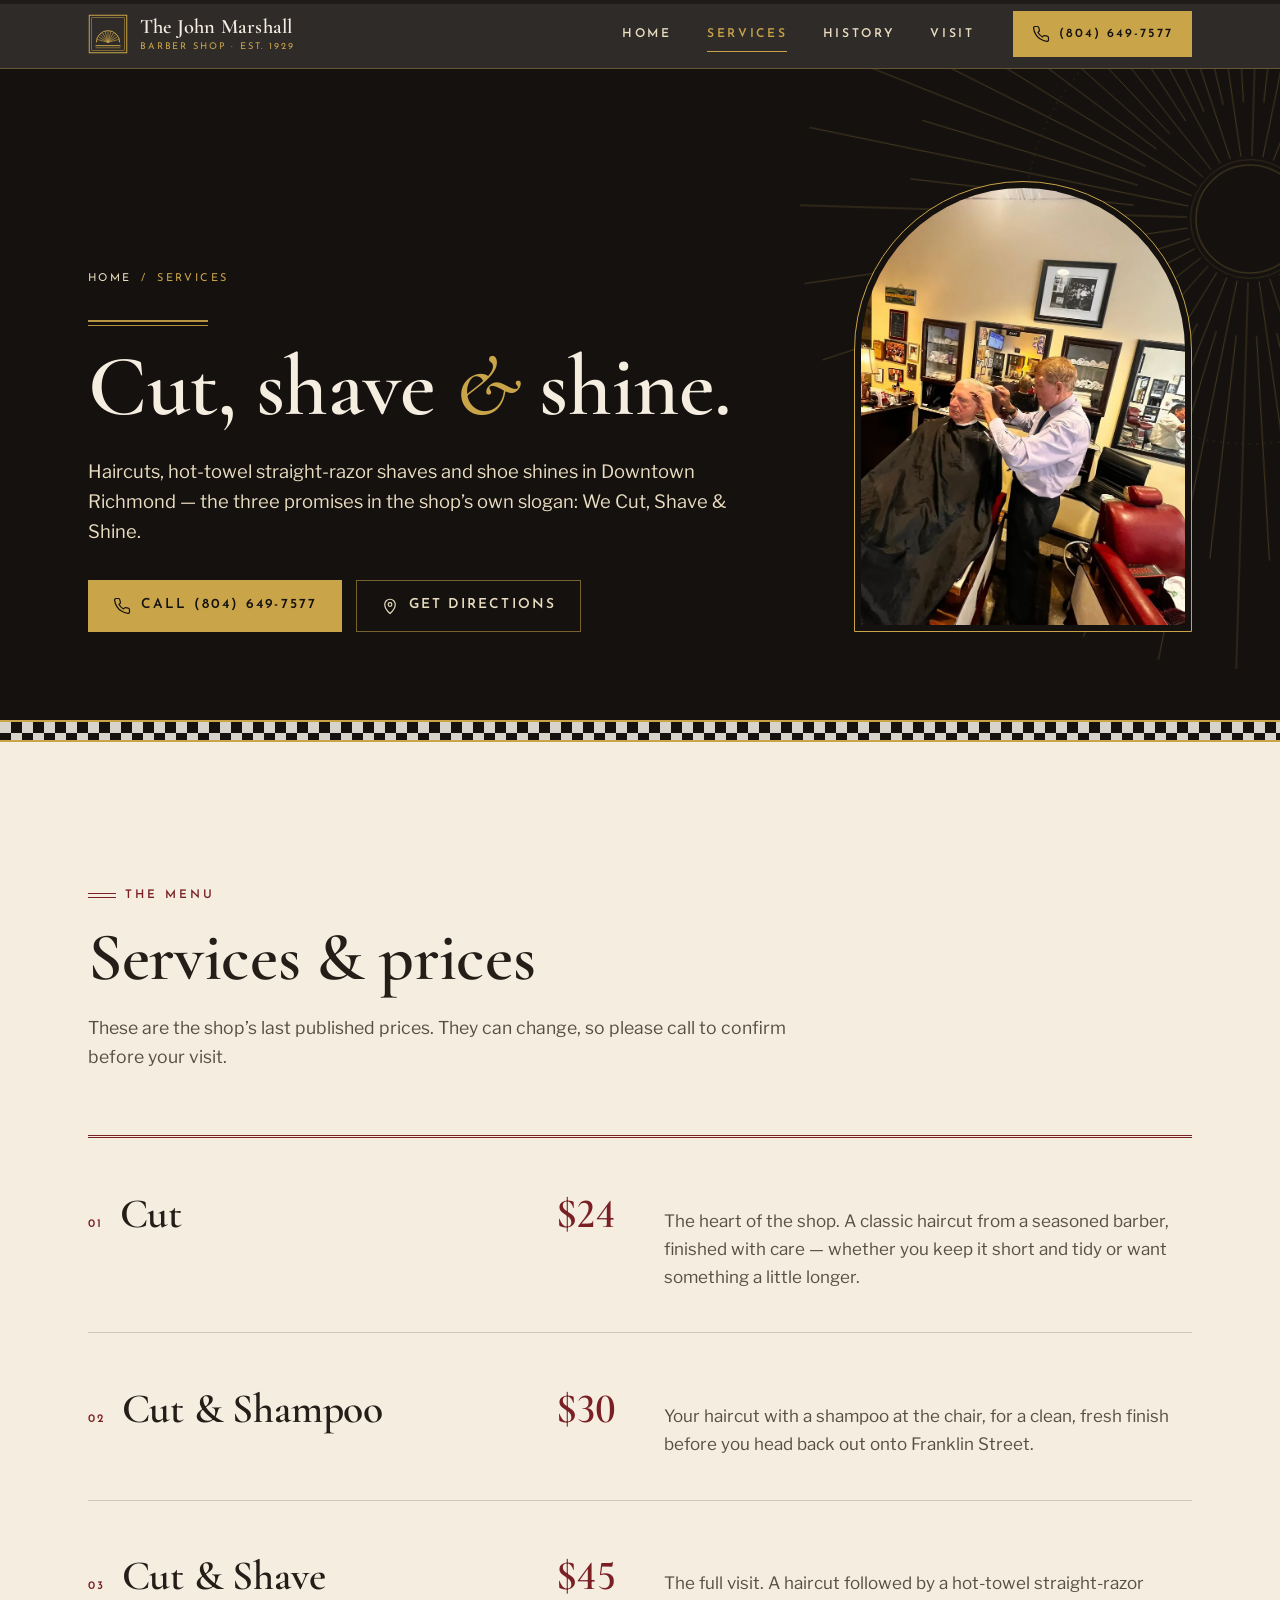
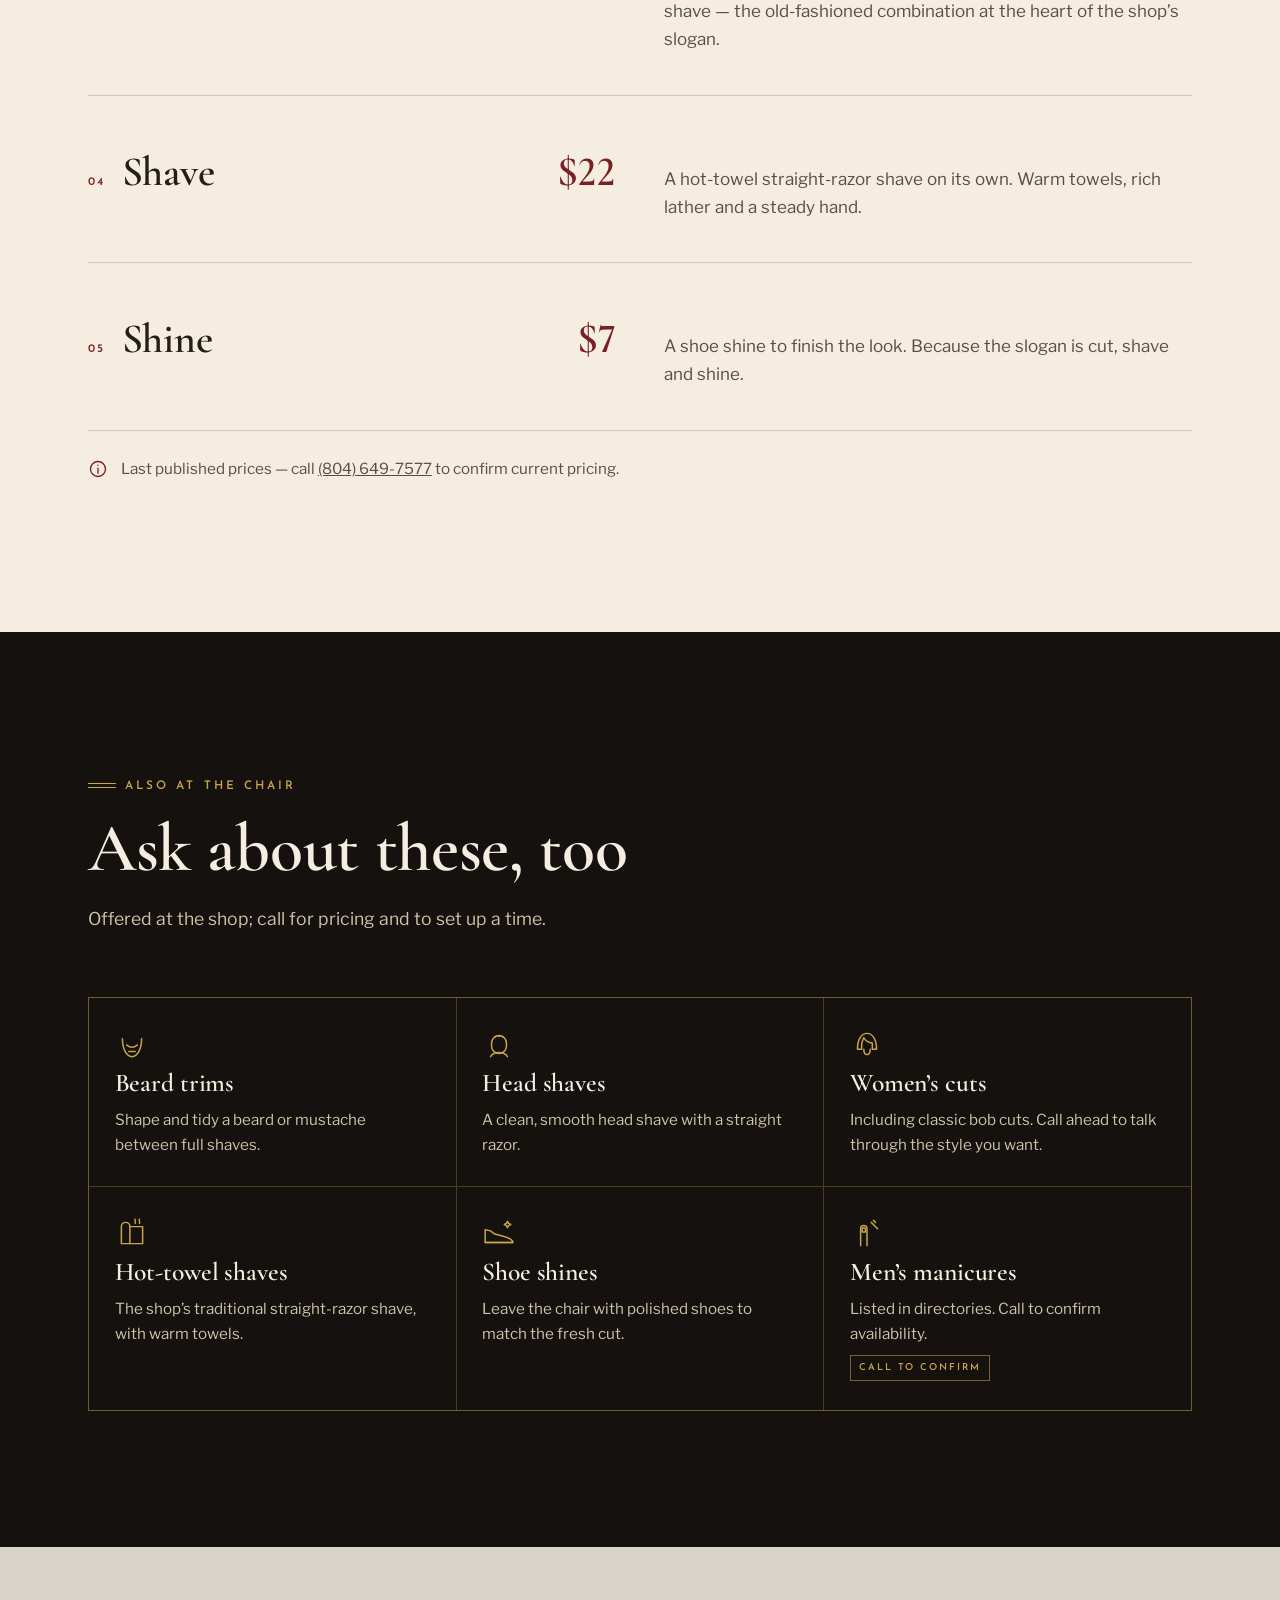
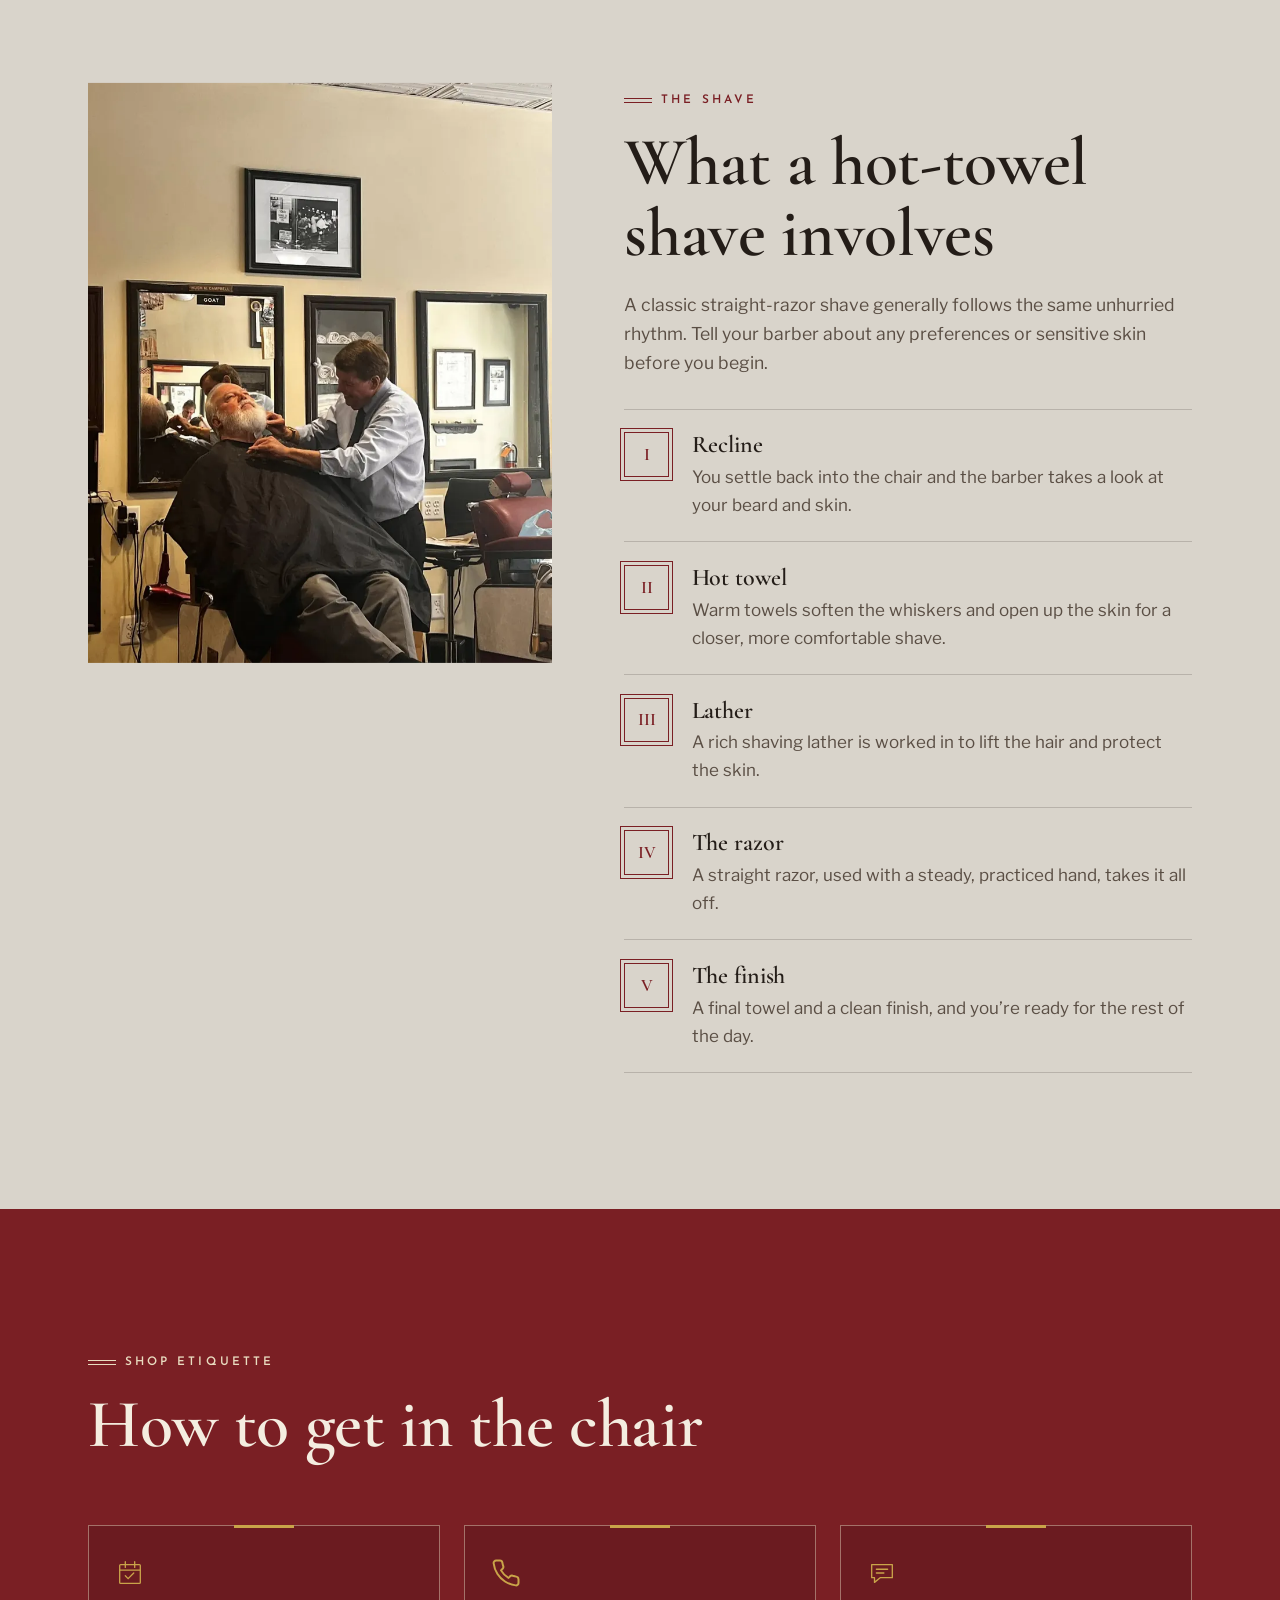
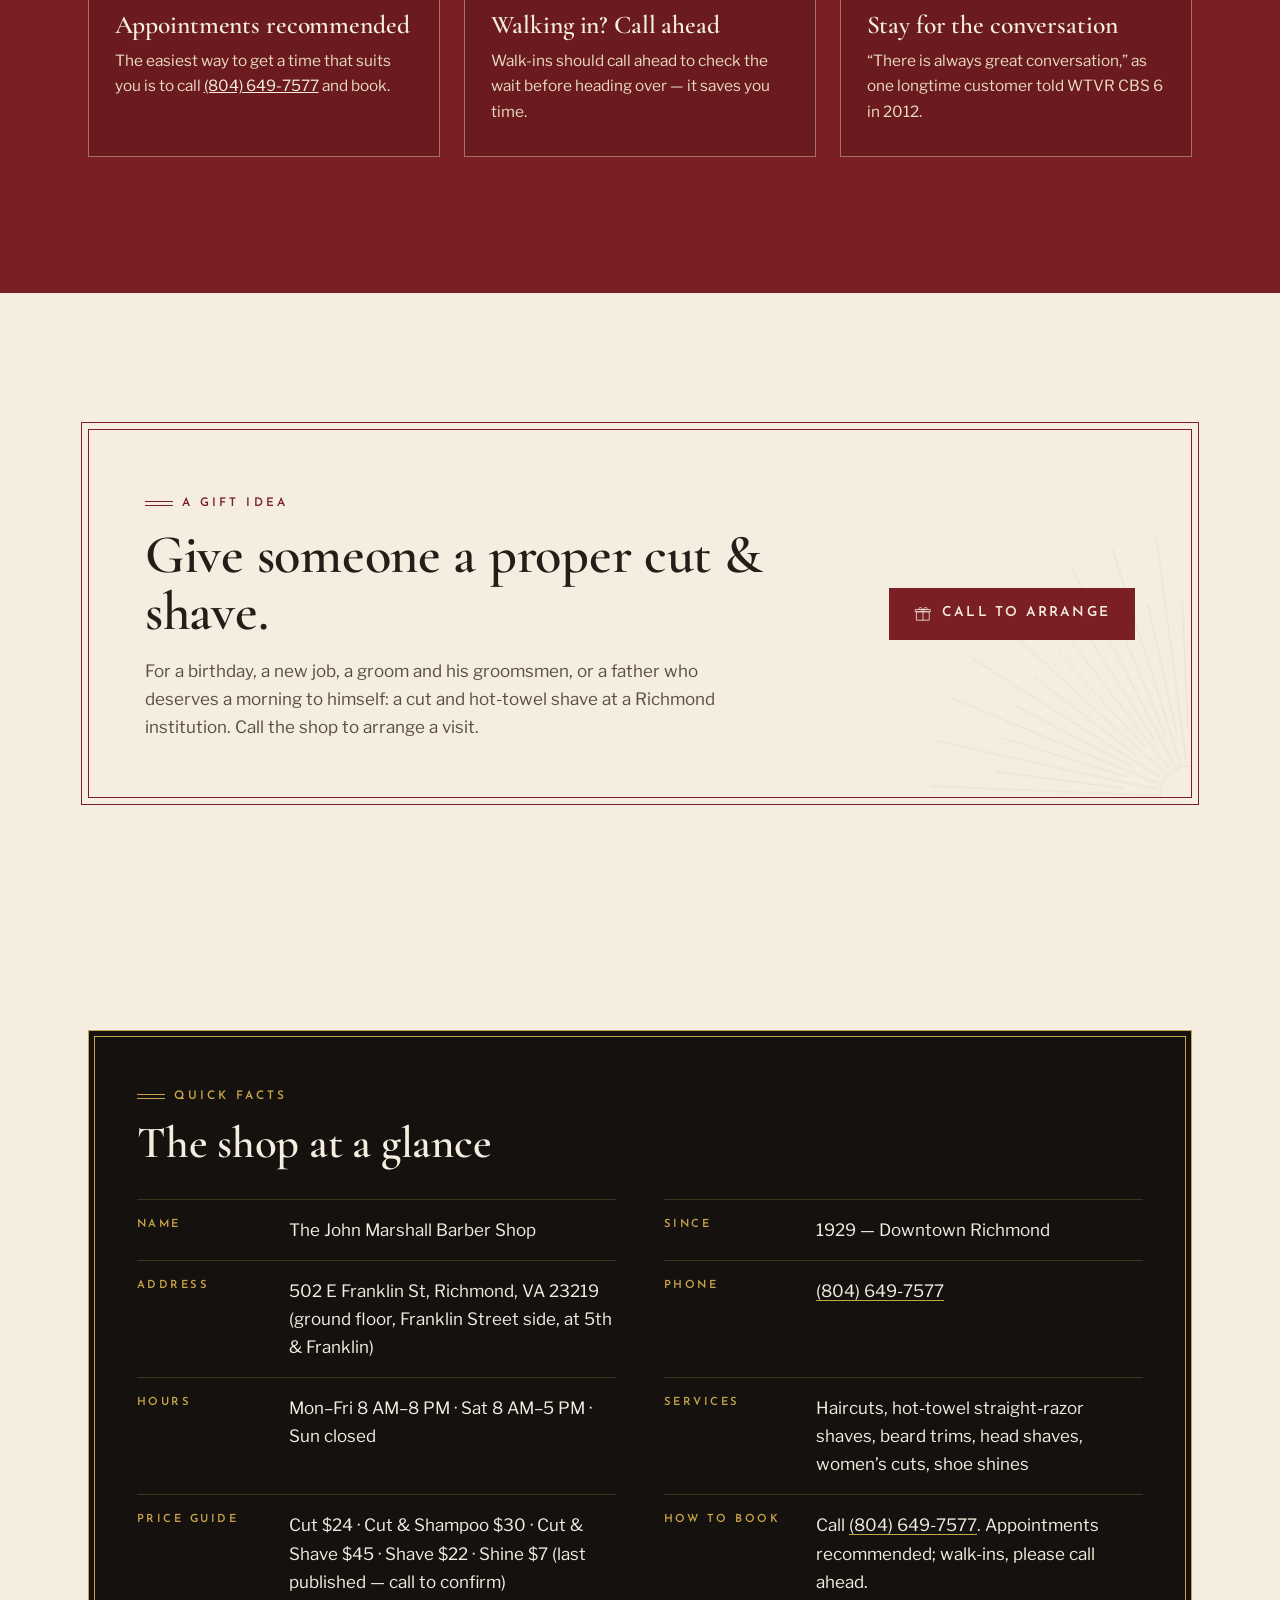
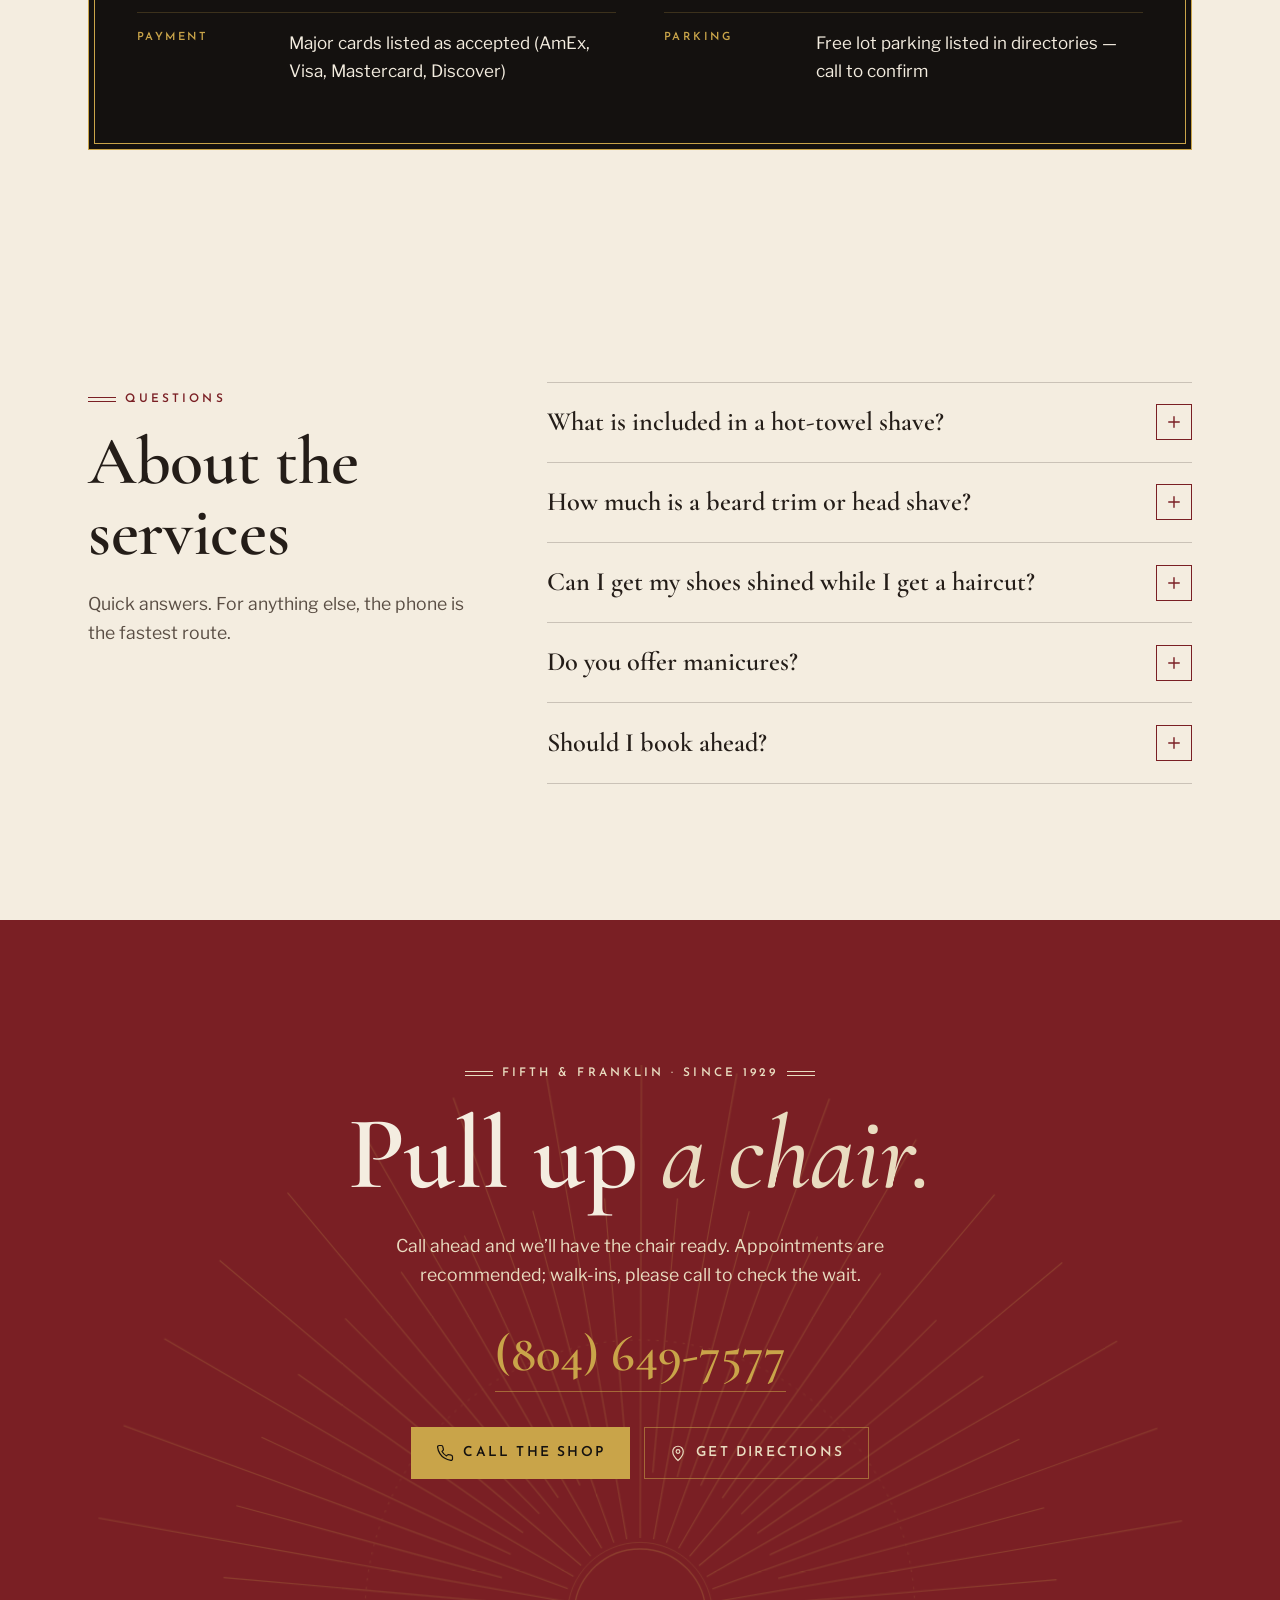
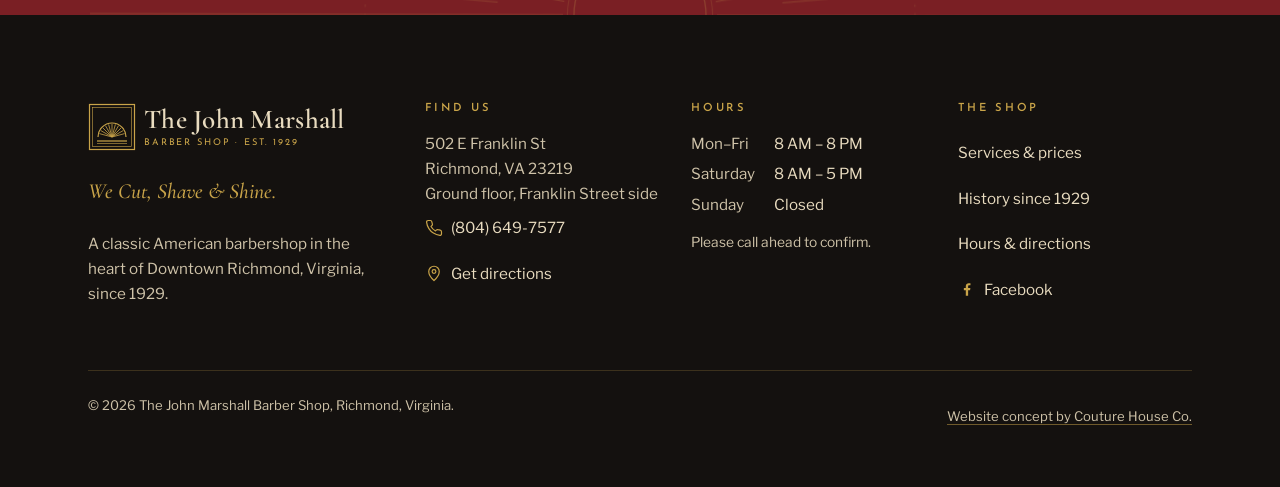
<file: services.html>
<!doctype html>
<html lang="en">
<head>
<meta charset="utf-8">
<meta name="viewport" content="width=device-width, initial-scale=1, viewport-fit=cover">
<title>Haircuts, Shaves & Shoe Shines | Richmond, VA Barber</title>
<meta name="description" content="Menu and last published prices at The John Marshall Barber Shop, Downtown Richmond: cuts $24, hot-towel shaves $22, cut & shave $45, shoe shines $7.">
<link rel="canonical" href="https://john-marshall-barbershop-website.netlify.app/services.html">
<meta name="theme-color" content="#14110f">
<meta name="format-detection" content="telephone=no">
<meta property="og:type" content="website">
<meta property="og:site_name" content="The John Marshall Barber Shop">
<meta property="og:title" content="Haircuts, Shaves & Shoe Shines | Richmond, VA Barber">
<meta property="og:description" content="Menu and last published prices at The John Marshall Barber Shop, Downtown Richmond: cuts $24, hot-towel shaves $22, cut & shave $45, shoe shines $7.">
<meta property="og:url" content="https://john-marshall-barbershop-website.netlify.app/services.html">
<meta property="og:image" content="https://john-marshall-barbershop-website.netlify.app/assets/img/og.jpg">
<meta property="og:image:width" content="1200">
<meta property="og:image:height" content="630">
<meta property="og:image:alt" content="The John Marshall Barber Shop, Downtown Richmond, since 1929 — a red leather barber chair on a checkerboard floor">
<meta property="og:locale" content="en_US">
<meta name="twitter:card" content="summary_large_image">
<meta name="twitter:title" content="Haircuts, Shaves & Shoe Shines | Richmond, VA Barber">
<meta name="twitter:description" content="Menu and last published prices at The John Marshall Barber Shop, Downtown Richmond: cuts $24, hot-towel shaves $22, cut & shave $45, shoe shines $7.">
<meta name="twitter:image" content="https://john-marshall-barbershop-website.netlify.app/assets/img/og.jpg">
<link rel="icon" href="assets/img/favicon.svg" type="image/svg+xml">
<link rel="icon" href="assets/img/favicon-32.png" sizes="32x32" type="image/png">
<link rel="apple-touch-icon" href="assets/img/apple-touch-icon.png">
<link rel="manifest" href="site.webmanifest">
<link rel="preload" href="assets/fonts/cormorant-garamond-latin-500-normal.woff2" as="font" type="font/woff2" crossorigin>
<link rel="stylesheet" href="assets/css/fonts.css?v=20260930b">
<link rel="stylesheet" href="assets/css/site.css?v=20260930b">
<script>document.documentElement.classList.add('js')</script>
<script src="assets/js/site.js" defer></script>
<script type="application/ld+json">{
 "@context": "https://schema.org",
 "@graph": [
  {
   "@type": "BarberShop",
   "@id": "https://john-marshall-barbershop-website.netlify.app/#barbershop",
   "name": "The John Marshall Barber Shop",
   "alternateName": "John Marshall Barber Shop",
   "slogan": "We Cut, Shave & Shine",
   "description": "A classic American barbershop in Downtown Richmond, Virginia, since 1929, on the ground floor of the historic Hotel John Marshall building at 5th and Franklin. Haircuts, hot-towel straight-razor shaves and shoe shines.",
   "url": "https://john-marshall-barbershop-website.netlify.app/",
   "logo": "https://john-marshall-barbershop-website.netlify.app/assets/img/icon-512.png",
   "image": [
    "https://john-marshall-barbershop-website.netlify.app/assets/img/og.jpg",
    "https://john-marshall-barbershop-website.netlify.app/assets/img/classic-chair.webp",
    "https://john-marshall-barbershop-website.netlify.app/assets/img/shop-interior-wide.webp"
   ],
   "telephone": "+1-804-649-7577",
   "foundingDate": "1929",
   "address": {
    "@type": "PostalAddress",
    "streetAddress": "502 E Franklin St",
    "addressLocality": "Richmond",
    "addressRegion": "VA",
    "postalCode": "23219",
    "addressCountry": "US"
   },
   "hasMap": "https://www.google.com/maps/search/?api=1&query=John+Marshall+Barber+Shop+502+E+Franklin+St+Richmond+VA",
   "openingHoursSpecification": [
    {
     "@type": "OpeningHoursSpecification",
     "dayOfWeek": [
      "Monday",
      "Tuesday",
      "Wednesday",
      "Thursday",
      "Friday"
     ],
     "opens": "08:00",
     "closes": "20:00"
    },
    {
     "@type": "OpeningHoursSpecification",
     "dayOfWeek": "Saturday",
     "opens": "08:00",
     "closes": "17:00"
    }
   ],
   "priceRange": "$7–$45",
   "currenciesAccepted": "USD",
   "paymentAccepted": "American Express, Visa, Mastercard, Discover",
   "areaServed": [
    {
     "@type": "City",
     "name": "Richmond",
     "containedInPlace": {
      "@type": "State",
      "name": "Virginia"
     }
    }
   ],
   "sameAs": [
    "https://www.facebook.com/thejohnmarshallbarbershop/"
   ],
   "hasOfferCatalog": {
    "@type": "OfferCatalog",
    "name": "Barber services",
    "itemListElement": [
     {
      "@type": "Offer",
      "itemOffered": {
       "@type": "Service",
       "name": "Cut",
       "description": "A classic haircut, finished the old-fashioned way."
      },
      "price": "24.00",
      "priceCurrency": "USD"
     },
     {
      "@type": "Offer",
      "itemOffered": {
       "@type": "Service",
       "name": "Cut & Shampoo",
       "description": "Your haircut with a shampoo at the chair."
      },
      "price": "30.00",
      "priceCurrency": "USD"
     },
     {
      "@type": "Offer",
      "itemOffered": {
       "@type": "Service",
       "name": "Cut & Shave",
       "description": "The full visit: a haircut and a hot-towel straight-razor shave."
      },
      "price": "45.00",
      "priceCurrency": "USD"
     },
     {
      "@type": "Offer",
      "itemOffered": {
       "@type": "Service",
       "name": "Shave",
       "description": "A hot-towel straight-razor shave."
      },
      "price": "22.00",
      "priceCurrency": "USD"
     },
     {
      "@type": "Offer",
      "itemOffered": {
       "@type": "Service",
       "name": "Shine",
       "description": "A shoe shine while you are here."
      },
      "price": "7.00",
      "priceCurrency": "USD"
     },
     {
      "@type": "Offer",
      "itemOffered": {
       "@type": "Service",
       "name": "Beard trim"
      }
     },
     {
      "@type": "Offer",
      "itemOffered": {
       "@type": "Service",
       "name": "Head shave"
      }
     },
     {
      "@type": "Offer",
      "itemOffered": {
       "@type": "Service",
       "name": "Women's cut"
      }
     },
     {
      "@type": "Offer",
      "itemOffered": {
       "@type": "Service",
       "name": "Men's manicure"
      }
     }
    ]
   }
  },
  {
   "@type": "BreadcrumbList",
   "itemListElement": [
    {
     "@type": "ListItem",
     "position": 1,
     "name": "Home",
     "item": "https://john-marshall-barbershop-website.netlify.app/"
    },
    {
     "@type": "ListItem",
     "position": 2,
     "name": "Services",
     "item": "https://john-marshall-barbershop-website.netlify.app/services.html"
    }
   ]
  },
  {
   "@type": "FAQPage",
   "mainEntity": [
    {
     "@type": "Question",
     "name": "What is included in a hot-towel shave?",
     "acceptedAnswer": {
      "@type": "Answer",
      "text": "A traditional straight-razor shave with hot towels to prepare the skin, lather, and a careful finish. Ask your barber about any preferences before you start."
     }
    },
    {
     "@type": "Question",
     "name": "How much is a beard trim or head shave?",
     "acceptedAnswer": {
      "@type": "Answer",
      "text": "Beard trims and head shaves are offered; call (804) 649-7577 for current pricing."
     }
    },
    {
     "@type": "Question",
     "name": "Can I get my shoes shined while I get a haircut?",
     "acceptedAnswer": {
      "@type": "Answer",
      "text": "A shine is on the menu at $7 (last published price). Call ahead so the shop can plan for it."
     }
    },
    {
     "@type": "Question",
     "name": "Do you offer manicures?",
     "acceptedAnswer": {
      "@type": "Answer",
      "text": "Men&rsquo;s manicures are listed in business directories. Call the shop to confirm availability before booking."
     }
    },
    {
     "@type": "Question",
     "name": "Should I book ahead?",
     "acceptedAnswer": {
      "@type": "Answer",
      "text": "Yes, appointments are recommended. If you want to walk in, call ahead to check the wait."
     }
    }
   ]
  }
 ]
}</script>
</head><body>
<a class="skip-link" href="#main">Skip to content</a>
<div class="pole-progress" aria-hidden="true"><div class="pole-progress__bar"></div></div>
<header class="site-header">
  <div class="wrap site-header__inner">
    <a class="brand" href="index.html" aria-label="The John Marshall Barber Shop, home">
      <svg class="brand__mark" viewBox="0 0 48 48" aria-hidden="true" focusable="false"><g fill="none" stroke="currentColor"><rect x="1.5" y="1.5" width="45" height="45" stroke-width="1.2"/><rect x="4.5" y="4.5" width="39" height="39" stroke-width=".6"/><path d="M10 34a14 14 0 0 1 28 0" stroke-width="1.2"/><path d="M24 34L36.6 30.6" stroke-width=".8"/><path d="M24 34L35.3 27.5" stroke-width=".8"/><path d="M24 34L33.2 24.8" stroke-width=".8"/><path d="M24 34L30.5 22.7" stroke-width=".8"/><path d="M24 34L27.4 21.4" stroke-width=".8"/><path d="M24 34L24.0 21.0" stroke-width=".8"/><path d="M24 34L20.6 21.4" stroke-width=".8"/><path d="M24 34L17.5 22.7" stroke-width=".8"/><path d="M24 34L14.8 24.8" stroke-width=".8"/><path d="M24 34L12.7 27.5" stroke-width=".8"/><path d="M24 34L11.4 30.6" stroke-width=".8"/><path d="M9 38h30" stroke-width="1.2"/><path d="M9 40.5h30" stroke-width=".6"/></g></svg>
      <span class="brand__text"><span class="brand__name">The John Marshall</span><span class="brand__sub">Barber Shop &middot; Est. 1929</span></span>
    </a>
    <div class="site-header__actions">
      <nav id="site-nav" class="site-nav" aria-label="Main">
        <ul>
          <li><a href="index.html"><span class="nav-num">00</span>Home</a></li>
          <li><a href="services.html" aria-current="page"><span class="nav-num">01</span>Services</a></li><li><a href="history.html"><span class="nav-num">02</span>History</a></li><li><a href="visit.html"><span class="nav-num">03</span>Visit</a></li>
        </ul>
        <div class="nav-call"><a class="btn btn--gold" href="tel:+18046497577"><svg viewBox="0 0 24 24" fill="none" stroke="currentColor" stroke-width="1.6" stroke-linecap="round" stroke-linejoin="round" aria-hidden="true" focusable="false"><path d="M22 16.9v3a2 2 0 0 1-2.2 2 19.8 19.8 0 0 1-8.6-3.1 19.5 19.5 0 0 1-6-6A19.8 19.8 0 0 1 2.1 4.2 2 2 0 0 1 4.1 2h3a2 2 0 0 1 2 1.7c.1 1 .4 1.9.7 2.8a2 2 0 0 1-.5 2.1L8 9.9a16 16 0 0 0 6 6l1.3-1.3a2 2 0 0 1 2.1-.4c.9.3 1.8.6 2.8.7a2 2 0 0 1 1.7 2z"/></svg>Call (804) 649-7577</a></div>
      </nav>
      <a class="btn btn--gold header-call" href="tel:+18046497577"><svg viewBox="0 0 24 24" fill="none" stroke="currentColor" stroke-width="1.6" stroke-linecap="round" stroke-linejoin="round" aria-hidden="true" focusable="false"><path d="M22 16.9v3a2 2 0 0 1-2.2 2 19.8 19.8 0 0 1-8.6-3.1 19.5 19.5 0 0 1-6-6A19.8 19.8 0 0 1 2.1 4.2 2 2 0 0 1 4.1 2h3a2 2 0 0 1 2 1.7c.1 1 .4 1.9.7 2.8a2 2 0 0 1-.5 2.1L8 9.9a16 16 0 0 0 6 6l1.3-1.3a2 2 0 0 1 2.1-.4c.9.3 1.8.6 2.8.7a2 2 0 0 1 1.7 2z"/></svg>(804) 649-7577</a>
      <button class="nav-toggle" type="button" aria-expanded="false" aria-controls="site-nav">
        <span class="nav-toggle__icon" aria-hidden="true"><span></span><span></span><span></span></span>
        <span class="nav-toggle__text">Menu</span>
      </button>
    </div>
  </div>
</header><main id="main">
<section class="page-hero dark">
  <div class="sunburst " aria-hidden="true"><svg viewBox="0 0 1000 1000" focusable="false"><g fill="none" stroke="currentColor"><path d="M570.0 500.0L1000.0 500.0M629.5 511.3L878.6 533.1M568.9 512.2L992.4 586.8M625.6 533.6L867.1 598.4M565.8 523.9L969.8 671.0M617.8 554.9L844.4 660.6M560.6 535.0L933.0 750.0M606.5 574.6L811.3 718.0M553.6 545.0L883.0 821.4M591.9 591.9L768.7 768.7M545.0 553.6L821.4 883.0M574.6 606.5L718.0 811.3M535.0 560.6L750.0 933.0M554.9 617.8L660.6 844.4M523.9 565.8L671.0 969.8M533.6 625.6L598.4 867.1M512.2 568.9L586.8 992.4M511.3 629.5L533.1 878.6M500.0 570.0L500.0 1000.0M488.7 629.5L466.9 878.6M487.8 568.9L413.2 992.4M466.4 625.6L401.6 867.1M476.1 565.8L329.0 969.8M445.1 617.8L339.4 844.4M465.0 560.6L250.0 933.0M425.4 606.5L282.0 811.3M455.0 553.6L178.6 883.0M408.1 591.9L231.3 768.7M446.4 545.0L117.0 821.4M393.5 574.6L188.7 718.0M439.4 535.0L67.0 750.0M382.2 554.9L155.6 660.6M434.2 523.9L30.2 671.0M374.4 533.6L132.9 598.4M431.1 512.2L7.6 586.8M370.5 511.3L121.4 533.1M430.0 500.0L0.0 500.0M370.5 488.7L121.4 466.9M431.1 487.8L7.6 413.2M374.4 466.4L132.9 401.6M434.2 476.1L30.2 329.0M382.2 445.1L155.6 339.4M439.4 465.0L67.0 250.0M393.5 425.4L188.7 282.0M446.4 455.0L117.0 178.6M408.1 408.1L231.3 231.3M455.0 446.4L178.6 117.0M425.4 393.5L282.0 188.7M465.0 439.4L250.0 67.0M445.1 382.2L339.4 155.6M476.1 434.2L329.0 30.2M466.4 374.4L401.6 132.9M487.8 431.1L413.2 7.6M488.7 370.5L466.9 121.4M500.0 430.0L500.0 0.0M511.3 370.5L533.1 121.4M512.2 431.1L586.8 7.6M533.6 374.4L598.4 132.9M523.9 434.2L671.0 30.2M554.9 382.2L660.6 155.6M535.0 439.4L750.0 67.0M574.6 393.5L718.0 188.7M545.0 446.4L821.4 117.0M591.9 408.1L768.7 231.3M553.6 455.0L883.0 178.6M606.5 425.4L811.3 282.0M560.6 465.0L933.0 250.0M617.8 445.1L844.4 339.4M565.8 476.1L969.8 329.0M625.6 466.4L867.1 401.6M568.9 487.8L992.4 413.2M629.5 488.7L878.6 466.9" stroke-width="1"/><circle cx="500" cy="500" r="60" stroke-width="1.2"/><circle cx="500" cy="500" r="66" stroke-width=".6"/><circle cx="500" cy="500" r="250" stroke-width=".6" stroke-dasharray="2 6"/></g></svg></div>
  <div class="wrap page-hero__grid">
    <div>
      <nav class="crumbs" aria-label="Breadcrumb"><ol><li><a href="index.html">Home</a></li><li><span aria-current="page">Services</span></li></ol></nav>
      <div class="double-rule draw" style="max-width:120px"></div>
      <h1>Cut, shave <em>&amp;</em> shine.</h1>
      <p class="page-hero__lede">Haircuts, hot-towel straight-razor shaves and shoe shines in Downtown Richmond &mdash; the three promises in the shop&rsquo;s own slogan: We Cut, Shave &amp; Shine.</p>
      <div class="btn-row"><a class="btn btn--gold" href="tel:+18046497577"><svg viewBox="0 0 24 24" fill="none" stroke="currentColor" stroke-width="1.6" stroke-linecap="round" stroke-linejoin="round" aria-hidden="true" focusable="false"><path d="M22 16.9v3a2 2 0 0 1-2.2 2 19.8 19.8 0 0 1-8.6-3.1 19.5 19.5 0 0 1-6-6A19.8 19.8 0 0 1 2.1 4.2 2 2 0 0 1 4.1 2h3a2 2 0 0 1 2 1.7c.1 1 .4 1.9.7 2.8a2 2 0 0 1-.5 2.1L8 9.9a16 16 0 0 0 6 6l1.3-1.3a2 2 0 0 1 2.1-.4c.9.3 1.8.6 2.8.7a2 2 0 0 1 1.7 2z"/></svg>Call (804) 649-7577</a><a class="btn btn--line" href="https://www.google.com/maps/search/?api=1&query=John+Marshall+Barber+Shop+502+E+Franklin+St+Richmond+VA" target="_blank" rel="noopener"><svg viewBox="0 0 24 24" fill="none" stroke="currentColor" stroke-width="1.6" stroke-linecap="round" stroke-linejoin="round" aria-hidden="true" focusable="false"><path d="M12 22s7-6.2 7-12a7 7 0 1 0-14 0c0 5.8 7 12 7 12z"/><circle cx="12" cy="10" r="2.5"/></svg>Get directions</a></div>
    </div>
    <div class="page-hero__img page-hero__img--arch" data-reveal="fade"><img src="assets/img/cut-in-progress.webp" srcset="assets/img/cut-in-progress-800.webp 800w, assets/img/cut-in-progress.webp 1536w" sizes="(min-width: 900px) 420px, 90vw" width="1536" height="2048" alt="A barber in a shirt and tie carefully trimming a customer's hair at The John Marshall Barber Shop" fetchpriority="high" decoding="async"></div>
  </div>
</section>
<div class="checker-band" aria-hidden="true"></div>
<section class="section on-light" aria-labelledby="menu-h">
  <div class="wrap">
    <div class="section-head">
      <span class="label">The menu</span>
      <h2 id="menu-h">Services &amp; prices</h2>
      <p>These are the shop&rsquo;s last published prices. They can change, so please call to confirm before your visit.</p>
    </div>
    <div class="service-menu"><article class="svc" data-reveal><div class="svc__head"><span class="svc__num">01</span><h3>Cut</h3><span class="svc__price">$24</span></div><p>The heart of the shop. A classic haircut from a seasoned barber, finished with care &mdash; whether you keep it short and tidy or want something a little longer.</p></article><article class="svc" data-reveal><div class="svc__head"><span class="svc__num">02</span><h3>Cut & Shampoo</h3><span class="svc__price">$30</span></div><p>Your haircut with a shampoo at the chair, for a clean, fresh finish before you head back out onto Franklin Street.</p></article><article class="svc" data-reveal><div class="svc__head"><span class="svc__num">03</span><h3>Cut & Shave</h3><span class="svc__price">$45</span></div><p>The full visit. A haircut followed by a hot-towel straight-razor shave &mdash; the old-fashioned combination at the heart of the shop&rsquo;s slogan.</p></article><article class="svc" data-reveal><div class="svc__head"><span class="svc__num">04</span><h3>Shave</h3><span class="svc__price">$22</span></div><p>A hot-towel straight-razor shave on its own. Warm towels, rich lather and a steady hand.</p></article><article class="svc" data-reveal><div class="svc__head"><span class="svc__num">05</span><h3>Shine</h3><span class="svc__price">$7</span></div><p>A shoe shine to finish the look. Because the slogan is cut, shave and shine.</p></article></div>
    <p class="price-note"><svg viewBox="0 0 24 24" fill="none" stroke="currentColor" stroke-width="1.6" stroke-linecap="round" aria-hidden="true" focusable="false"><circle cx="12" cy="12" r="9"/><path d="M12 11v6M12 7.5v.01"/></svg><span>Last published prices &mdash; call <a href="tel:+18046497577">(804) 649-7577</a> to confirm current pricing.</span></p>
  </div>
</section>

<section class="section dark" aria-labelledby="also-h">
  <div class="wrap">
    <div class="section-head">
      <span class="label">Also at the chair</span>
      <h2 id="also-h">Ask about these, too</h2>
      <p>Offered at the shop; call for pricing and to set up a time.</p>
    </div>
    <div class="also-grid">
      <div class="also" data-reveal><svg viewBox="0 0 32 32" fill="none" stroke="currentColor" stroke-width="1.4" stroke-linecap="round" stroke-linejoin="round" aria-hidden="true" focusable="false"><path d="M7 11c0 10 4 17 9 17s9-7 9-17"/><path d="M11 17c2 1.5 3.3 2 5 2s3-.5 5-2"/><path d="M13 23h6"/></svg><h3>Beard trims</h3><p>Shape and tidy a beard or mustache between full shaves.</p></div>
      <div class="also" data-reveal data-delay="1"><svg viewBox="0 0 32 32" fill="none" stroke="currentColor" stroke-width="1.4" stroke-linecap="round" aria-hidden="true" focusable="false"><path d="M9 15a7 7 0 0 1 14 0v3a7 7 0 0 1-14 0z"/><path d="M12 9.5c2-1 6-1 8 0" stroke-dasharray="1.5 2"/><path d="M8 28c1.5-3 4.5-4 8-4s6.5 1 8 4"/></svg><h3>Head shaves</h3><p>A clean, smooth head shave with a straight razor.</p></div>
      <div class="also" data-reveal data-delay="2"><svg viewBox="0 0 32 32" fill="none" stroke="currentColor" stroke-width="1.4" stroke-linecap="round" stroke-linejoin="round" aria-hidden="true" focusable="false"><path d="M7 21c0-9 3.5-15 9-15s9 6 9 15h-4v-6c-3 0-7-2-8-5-1 3-2 5-2 5v6z"/><path d="M13 21c0 3 1.3 5 3 5s3-2 3-5"/></svg><h3>Women&rsquo;s cuts</h3><p>Including classic bob cuts. Call ahead to talk through the style you want.</p></div>
      <div class="also" data-reveal><svg viewBox="0 0 32 32" fill="none" stroke="currentColor" stroke-width="1.4" stroke-linecap="round" stroke-linejoin="round" aria-hidden="true" focusable="false"><path d="M6 10a4 4 0 0 1 8 0v16H6z"/><path d="M14 10h12v16H14"/><path d="M19 3c-1 1.5 1 2.5 0 4M23 3c-1 1.5 1 2.5 0 4"/></svg><h3>Hot-towel shaves</h3><p>The shop&rsquo;s traditional straight-razor shave, with warm towels.</p></div>
      <div class="also" data-reveal data-delay="1"><svg viewBox="0 0 32 32" fill="none" stroke="currentColor" stroke-width="1.4" stroke-linecap="round" stroke-linejoin="round" aria-hidden="true" focusable="false"><path d="M3 22v-9l5 1 4 3 8 2c4 1 7 2 9 5v1H3z"/><path d="M3 25h26"/><path d="M24 5l1 2 2 1-2 1-1 2-1-2-2-1 2-1z"/></svg><h3>Shoe shines</h3><p>Leave the chair with polished shoes to match the fresh cut.</p></div>
      <div class="also" data-reveal data-delay="2"><svg viewBox="0 0 32 32" fill="none" stroke="currentColor" stroke-width="1.4" stroke-linecap="round" stroke-linejoin="round" aria-hidden="true" focusable="false"><path d="M10 28V12a3 3 0 0 1 6 0v16"/><path d="M11.5 12.5a1.5 1.5 0 0 1 3 0V15h-3z"/><path d="M20 6l6 6M22 4l2 2"/></svg><h3>Men&rsquo;s manicures</h3><p>Listed in directories. Call to confirm availability.</p><span class="tag">Call to confirm</span></div>
    </div>
  </div>
</section>

<section class="section marble on-light" aria-labelledby="ritual-h">
  <div class="wrap ritual">
    <figure class="ritual__img" style="margin:0" data-reveal><img src="assets/img/straight-razor-shave.webp" srcset="assets/img/straight-razor-shave-800.webp 800w, assets/img/straight-razor-shave.webp 1536w" sizes="(min-width: 900px) 50vw, 100vw" width="1536" height="2048" alt="A customer reclined in the barber chair for a straight-razor shave while the barber works at his jaw" loading="lazy" decoding="async"></figure>
    <div>
      <div class="section-head" style="margin-bottom:2rem">
        <span class="label">The shave</span>
        <h2 id="ritual-h">What a hot-towel shave involves</h2>
        <p>A classic straight-razor shave generally follows the same unhurried rhythm. Tell your barber about any preferences or sensitive skin before you begin.</p>
      </div>
      <ol class="steps">
        <li data-reveal><h3>Recline</h3><p>You settle back into the chair and the barber takes a look at your beard and skin.</p></li>
        <li data-reveal><h3>Hot towel</h3><p>Warm towels soften the whiskers and open up the skin for a closer, more comfortable shave.</p></li>
        <li data-reveal><h3>Lather</h3><p>A rich shaving lather is worked in to lift the hair and protect the skin.</p></li>
        <li data-reveal><h3>The razor</h3><p>A straight razor, used with a steady, practiced hand, takes it all off.</p></li>
        <li data-reveal><h3>The finish</h3><p>A final towel and a clean finish, and you&rsquo;re ready for the rest of the day.</p></li>
      </ol>
    </div>
  </div>
</section>

<section class="section ox" aria-labelledby="etiq-h">
  <div class="wrap">
    <div class="section-head">
      <span class="label">Shop etiquette</span>
      <h2 id="etiq-h">How to get in the chair</h2>
    </div>
    <div class="etiquette">
      <div class="card-deco" data-reveal><svg viewBox="0 0 32 32" fill="none" stroke="currentColor" stroke-width="1.4" stroke-linecap="round" aria-hidden="true" focusable="false"><rect x="5" y="7" width="22" height="20" rx="1"/><path d="M5 13h22M11 4v6M21 4v6"/><path d="M11 19l3 3 6-6"/></svg><h3>Appointments recommended</h3><p>The easiest way to get a time that suits you is to call <a href="tel:+18046497577" style="color:var(--cream)">(804) 649-7577</a> and book.</p></div>
      <div class="card-deco" data-reveal data-delay="1"><svg viewBox="0 0 24 24" fill="none" stroke="currentColor" stroke-width="1.6" stroke-linecap="round" stroke-linejoin="round" aria-hidden="true" focusable="false"><path d="M22 16.9v3a2 2 0 0 1-2.2 2 19.8 19.8 0 0 1-8.6-3.1 19.5 19.5 0 0 1-6-6A19.8 19.8 0 0 1 2.1 4.2 2 2 0 0 1 4.1 2h3a2 2 0 0 1 2 1.7c.1 1 .4 1.9.7 2.8a2 2 0 0 1-.5 2.1L8 9.9a16 16 0 0 0 6 6l1.3-1.3a2 2 0 0 1 2.1-.4c.9.3 1.8.6 2.8.7a2 2 0 0 1 1.7 2z"/></svg><h3>Walking in? Call ahead</h3><p>Walk-ins should call ahead to check the wait before heading over &mdash; it saves you time.</p></div>
      <div class="card-deco" data-reveal data-delay="2"><svg viewBox="0 0 32 32" fill="none" stroke="currentColor" stroke-width="1.4" stroke-linecap="round" stroke-linejoin="round" aria-hidden="true" focusable="false"><path d="M5 7h22v14H14l-6 5v-5H5z"/><path d="M10 12h12M10 16h8"/></svg><h3>Stay for the conversation</h3><p>&ldquo;There is always great conversation,&rdquo; as one longtime customer told WTVR CBS 6 in 2012.</p></div>
    </div>
  </div>
</section>

<section class="section on-light">
  <div class="wrap">
    <div class="gift" data-reveal>
      <div class="sunburst " aria-hidden="true"><svg viewBox="0 0 1000 1000" focusable="false"><g fill="none" stroke="currentColor"><path d="M570.0 500.0L1000.0 500.0M629.5 511.3L878.6 533.1M568.9 512.2L992.4 586.8M625.6 533.6L867.1 598.4M565.8 523.9L969.8 671.0M617.8 554.9L844.4 660.6M560.6 535.0L933.0 750.0M606.5 574.6L811.3 718.0M553.6 545.0L883.0 821.4M591.9 591.9L768.7 768.7M545.0 553.6L821.4 883.0M574.6 606.5L718.0 811.3M535.0 560.6L750.0 933.0M554.9 617.8L660.6 844.4M523.9 565.8L671.0 969.8M533.6 625.6L598.4 867.1M512.2 568.9L586.8 992.4M511.3 629.5L533.1 878.6M500.0 570.0L500.0 1000.0M488.7 629.5L466.9 878.6M487.8 568.9L413.2 992.4M466.4 625.6L401.6 867.1M476.1 565.8L329.0 969.8M445.1 617.8L339.4 844.4M465.0 560.6L250.0 933.0M425.4 606.5L282.0 811.3M455.0 553.6L178.6 883.0M408.1 591.9L231.3 768.7M446.4 545.0L117.0 821.4M393.5 574.6L188.7 718.0M439.4 535.0L67.0 750.0M382.2 554.9L155.6 660.6M434.2 523.9L30.2 671.0M374.4 533.6L132.9 598.4M431.1 512.2L7.6 586.8M370.5 511.3L121.4 533.1M430.0 500.0L0.0 500.0M370.5 488.7L121.4 466.9M431.1 487.8L7.6 413.2M374.4 466.4L132.9 401.6M434.2 476.1L30.2 329.0M382.2 445.1L155.6 339.4M439.4 465.0L67.0 250.0M393.5 425.4L188.7 282.0M446.4 455.0L117.0 178.6M408.1 408.1L231.3 231.3M455.0 446.4L178.6 117.0M425.4 393.5L282.0 188.7M465.0 439.4L250.0 67.0M445.1 382.2L339.4 155.6M476.1 434.2L329.0 30.2M466.4 374.4L401.6 132.9M487.8 431.1L413.2 7.6M488.7 370.5L466.9 121.4M500.0 430.0L500.0 0.0M511.3 370.5L533.1 121.4M512.2 431.1L586.8 7.6M533.6 374.4L598.4 132.9M523.9 434.2L671.0 30.2M554.9 382.2L660.6 155.6M535.0 439.4L750.0 67.0M574.6 393.5L718.0 188.7M545.0 446.4L821.4 117.0M591.9 408.1L768.7 231.3M553.6 455.0L883.0 178.6M606.5 425.4L811.3 282.0M560.6 465.0L933.0 250.0M617.8 445.1L844.4 339.4M565.8 476.1L969.8 329.0M625.6 466.4L867.1 401.6M568.9 487.8L992.4 413.2M629.5 488.7L878.6 466.9" stroke-width="1"/><circle cx="500" cy="500" r="60" stroke-width="1.2"/><circle cx="500" cy="500" r="66" stroke-width=".6"/><circle cx="500" cy="500" r="250" stroke-width=".6" stroke-dasharray="2 6"/></g></svg></div>
      <div>
        <span class="label">A gift idea</span>
        <h2>Give someone a proper cut &amp; shave.</h2>
        <p>For a birthday, a new job, a groom and his groomsmen, or a father who deserves a morning to himself: a cut and hot-towel shave at a Richmond institution. Call the shop to arrange a visit.</p>
      </div>
      <div class="btn-row"><a class="btn btn--ox" href="tel:+18046497577"><svg viewBox="0 0 32 32" fill="none" stroke="currentColor" stroke-width="1.4" stroke-linecap="round" stroke-linejoin="round" aria-hidden="true" focusable="false"><rect x="5" y="12" width="22" height="15"/><path d="M3 8h26v4H3zM16 8v19M16 8c-2-4-7-5-7-1.5S14 8 16 8zM16 8c2-4 7-5 7-1.5S18 8 16 8z"/></svg>Call to arrange</a></div>
    </div>
  </div>
</section>

<section class="section section--tight on-light"><div class="wrap">
<div class="facts" data-reveal>
  <span class="label">Quick facts</span>
  <h2>The shop at a glance</h2>
  <dl>
    <div><dt>Name</dt><dd>The John Marshall Barber Shop</dd></div>
    <div><dt>Since</dt><dd>1929 &mdash; Downtown Richmond</dd></div>
    <div><dt>Address</dt><dd>502 E Franklin St, Richmond, VA 23219 (ground floor, Franklin Street side, at 5th &amp; Franklin)</dd></div>
    <div><dt>Phone</dt><dd><a href="tel:+18046497577">(804) 649-7577</a></dd></div>
    <div><dt>Hours</dt><dd>Mon&ndash;Fri 8 AM&ndash;8 PM &middot; Sat 8 AM&ndash;5 PM &middot; Sun closed</dd></div>
    <div><dt>Services</dt><dd>Haircuts, hot-towel straight-razor shaves, beard trims, head shaves, women&rsquo;s cuts, shoe shines</dd></div>
    <div><dt>Price guide</dt><dd>Cut $24 &middot; Cut &amp; Shampoo $30 &middot; Cut &amp; Shave $45 &middot; Shave $22 &middot; Shine $7 (last published &mdash; call to confirm)</dd></div>
    <div><dt>How to book</dt><dd>Call <a href="tel:+18046497577">(804) 649-7577</a>. Appointments recommended; walk-ins, please call ahead.</dd></div>
    <div><dt>Payment</dt><dd>Major cards listed as accepted (AmEx, Visa, Mastercard, Discover)</dd></div>
    <div><dt>Parking</dt><dd>Free lot parking listed in directories &mdash; call to confirm</dd></div>
  </dl>
</div></div></section>

<section class="section on-light" aria-labelledby="sfaq">
  <div class="wrap faq-layout">
    <div class="section-head"><span class="label">Questions</span><h2 id="sfaq">About the services</h2><p>Quick answers. For anything else, the phone is the fastest route.</p></div>
    <div class="faq-list on-light"><details><summary>What is included in a hot-towel shave?<span class="faq-icon" aria-hidden="true"><svg viewBox="0 0 16 16" fill="none" stroke="currentColor" stroke-width="1.6" stroke-linecap="round" aria-hidden="true" focusable="false"><path d="M8 2v12M2 8h12"/></svg></span></summary><div class="faq-a"><p>A traditional straight-razor shave with hot towels to prepare the skin, lather, and a careful finish. Ask your barber about any preferences before you start.</p></div></details><details><summary>How much is a beard trim or head shave?<span class="faq-icon" aria-hidden="true"><svg viewBox="0 0 16 16" fill="none" stroke="currentColor" stroke-width="1.6" stroke-linecap="round" aria-hidden="true" focusable="false"><path d="M8 2v12M2 8h12"/></svg></span></summary><div class="faq-a"><p>Beard trims and head shaves are offered; call <a href="tel:+18046497577">(804) 649-7577</a> for current pricing.</p></div></details><details><summary>Can I get my shoes shined while I get a haircut?<span class="faq-icon" aria-hidden="true"><svg viewBox="0 0 16 16" fill="none" stroke="currentColor" stroke-width="1.6" stroke-linecap="round" aria-hidden="true" focusable="false"><path d="M8 2v12M2 8h12"/></svg></span></summary><div class="faq-a"><p>A shine is on the menu at $7 (last published price). Call ahead so the shop can plan for it.</p></div></details><details><summary>Do you offer manicures?<span class="faq-icon" aria-hidden="true"><svg viewBox="0 0 16 16" fill="none" stroke="currentColor" stroke-width="1.6" stroke-linecap="round" aria-hidden="true" focusable="false"><path d="M8 2v12M2 8h12"/></svg></span></summary><div class="faq-a"><p>Men&rsquo;s manicures are listed in business directories. Call the shop to confirm availability before booking.</p></div></details><details><summary>Should I book ahead?<span class="faq-icon" aria-hidden="true"><svg viewBox="0 0 16 16" fill="none" stroke="currentColor" stroke-width="1.6" stroke-linecap="round" aria-hidden="true" focusable="false"><path d="M8 2v12M2 8h12"/></svg></span></summary><div class="faq-a"><p>Yes, appointments are recommended. If you want to walk in, call ahead to check the wait.</p></div></details></div>
  </div>
</section>

<section class="section cta-band ox">
  <div class="sunburst " aria-hidden="true"><svg viewBox="0 0 1000 1000" focusable="false"><g fill="none" stroke="currentColor"><path d="M570.0 500.0L1000.0 500.0M629.5 511.3L878.6 533.1M568.9 512.2L992.4 586.8M625.6 533.6L867.1 598.4M565.8 523.9L969.8 671.0M617.8 554.9L844.4 660.6M560.6 535.0L933.0 750.0M606.5 574.6L811.3 718.0M553.6 545.0L883.0 821.4M591.9 591.9L768.7 768.7M545.0 553.6L821.4 883.0M574.6 606.5L718.0 811.3M535.0 560.6L750.0 933.0M554.9 617.8L660.6 844.4M523.9 565.8L671.0 969.8M533.6 625.6L598.4 867.1M512.2 568.9L586.8 992.4M511.3 629.5L533.1 878.6M500.0 570.0L500.0 1000.0M488.7 629.5L466.9 878.6M487.8 568.9L413.2 992.4M466.4 625.6L401.6 867.1M476.1 565.8L329.0 969.8M445.1 617.8L339.4 844.4M465.0 560.6L250.0 933.0M425.4 606.5L282.0 811.3M455.0 553.6L178.6 883.0M408.1 591.9L231.3 768.7M446.4 545.0L117.0 821.4M393.5 574.6L188.7 718.0M439.4 535.0L67.0 750.0M382.2 554.9L155.6 660.6M434.2 523.9L30.2 671.0M374.4 533.6L132.9 598.4M431.1 512.2L7.6 586.8M370.5 511.3L121.4 533.1M430.0 500.0L0.0 500.0M370.5 488.7L121.4 466.9M431.1 487.8L7.6 413.2M374.4 466.4L132.9 401.6M434.2 476.1L30.2 329.0M382.2 445.1L155.6 339.4M439.4 465.0L67.0 250.0M393.5 425.4L188.7 282.0M446.4 455.0L117.0 178.6M408.1 408.1L231.3 231.3M455.0 446.4L178.6 117.0M425.4 393.5L282.0 188.7M465.0 439.4L250.0 67.0M445.1 382.2L339.4 155.6M476.1 434.2L329.0 30.2M466.4 374.4L401.6 132.9M487.8 431.1L413.2 7.6M488.7 370.5L466.9 121.4M500.0 430.0L500.0 0.0M511.3 370.5L533.1 121.4M512.2 431.1L586.8 7.6M533.6 374.4L598.4 132.9M523.9 434.2L671.0 30.2M554.9 382.2L660.6 155.6M535.0 439.4L750.0 67.0M574.6 393.5L718.0 188.7M545.0 446.4L821.4 117.0M591.9 408.1L768.7 231.3M553.6 455.0L883.0 178.6M606.5 425.4L811.3 282.0M560.6 465.0L933.0 250.0M617.8 445.1L844.4 339.4M565.8 476.1L969.8 329.0M625.6 466.4L867.1 401.6M568.9 487.8L992.4 413.2M629.5 488.7L878.6 466.9" stroke-width="1"/><circle cx="500" cy="500" r="60" stroke-width="1.2"/><circle cx="500" cy="500" r="66" stroke-width=".6"/><circle cx="500" cy="500" r="250" stroke-width=".6" stroke-dasharray="2 6"/></g></svg></div>
  <div class="wrap">
    <span class="label label--center">Fifth &amp; Franklin &middot; Since 1929</span>
    <h2 data-reveal>Pull up <em>a chair.</em></h2>
    <p data-reveal data-delay="1">Call ahead and we&rsquo;ll have the chair ready. Appointments are recommended; walk-ins, please call to check the wait.</p>
    <a class="phone-big" href="tel:+18046497577" data-reveal data-delay="2">(804) 649-7577</a>
    <div class="btn-row" data-reveal data-delay="2"><a class="btn btn--gold" href="tel:+18046497577"><svg viewBox="0 0 24 24" fill="none" stroke="currentColor" stroke-width="1.6" stroke-linecap="round" stroke-linejoin="round" aria-hidden="true" focusable="false"><path d="M22 16.9v3a2 2 0 0 1-2.2 2 19.8 19.8 0 0 1-8.6-3.1 19.5 19.5 0 0 1-6-6A19.8 19.8 0 0 1 2.1 4.2 2 2 0 0 1 4.1 2h3a2 2 0 0 1 2 1.7c.1 1 .4 1.9.7 2.8a2 2 0 0 1-.5 2.1L8 9.9a16 16 0 0 0 6 6l1.3-1.3a2 2 0 0 1 2.1-.4c.9.3 1.8.6 2.8.7a2 2 0 0 1 1.7 2z"/></svg>Call the shop</a><a class="btn btn--line" href="https://www.google.com/maps/search/?api=1&query=John+Marshall+Barber+Shop+502+E+Franklin+St+Richmond+VA" target="_blank" rel="noopener"><svg viewBox="0 0 24 24" fill="none" stroke="currentColor" stroke-width="1.6" stroke-linecap="round" stroke-linejoin="round" aria-hidden="true" focusable="false"><path d="M12 22s7-6.2 7-12a7 7 0 1 0-14 0c0 5.8 7 12 7 12z"/><circle cx="12" cy="10" r="2.5"/></svg>Get directions</a></div>
  </div>
</section>
</main>
<footer class="site-footer">
  <div class="wrap">
    <div class="footer-grid">
      <div class="footer-brand">
        <a class="brand" href="index.html" aria-label="The John Marshall Barber Shop, home"><svg class="brand__mark" viewBox="0 0 48 48" aria-hidden="true" focusable="false"><g fill="none" stroke="currentColor"><rect x="1.5" y="1.5" width="45" height="45" stroke-width="1.2"/><rect x="4.5" y="4.5" width="39" height="39" stroke-width=".6"/><path d="M10 34a14 14 0 0 1 28 0" stroke-width="1.2"/><path d="M24 34L36.6 30.6" stroke-width=".8"/><path d="M24 34L35.3 27.5" stroke-width=".8"/><path d="M24 34L33.2 24.8" stroke-width=".8"/><path d="M24 34L30.5 22.7" stroke-width=".8"/><path d="M24 34L27.4 21.4" stroke-width=".8"/><path d="M24 34L24.0 21.0" stroke-width=".8"/><path d="M24 34L20.6 21.4" stroke-width=".8"/><path d="M24 34L17.5 22.7" stroke-width=".8"/><path d="M24 34L14.8 24.8" stroke-width=".8"/><path d="M24 34L12.7 27.5" stroke-width=".8"/><path d="M24 34L11.4 30.6" stroke-width=".8"/><path d="M9 38h30" stroke-width="1.2"/><path d="M9 40.5h30" stroke-width=".6"/></g></svg><span class="brand__text"><span class="brand__name">The John Marshall</span><span class="brand__sub">Barber Shop &middot; Est. 1929</span></span></a>
        <p class="footer-slogan">We Cut, Shave &amp; Shine.</p>
        <p>A classic American barbershop in the heart of Downtown Richmond, Virginia, since 1929.</p>
      </div>
      <div>
        <h2>Find us</h2>
        <address>502 E Franklin St<br>Richmond, VA 23219<br>Ground floor, Franklin Street side</address>
        <ul>
          <li><a href="tel:+18046497577"><svg viewBox="0 0 24 24" fill="none" stroke="currentColor" stroke-width="1.6" stroke-linecap="round" stroke-linejoin="round" aria-hidden="true" focusable="false"><path d="M22 16.9v3a2 2 0 0 1-2.2 2 19.8 19.8 0 0 1-8.6-3.1 19.5 19.5 0 0 1-6-6A19.8 19.8 0 0 1 2.1 4.2 2 2 0 0 1 4.1 2h3a2 2 0 0 1 2 1.7c.1 1 .4 1.9.7 2.8a2 2 0 0 1-.5 2.1L8 9.9a16 16 0 0 0 6 6l1.3-1.3a2 2 0 0 1 2.1-.4c.9.3 1.8.6 2.8.7a2 2 0 0 1 1.7 2z"/></svg>(804) 649-7577</a></li>
          <li><a href="https://www.google.com/maps/search/?api=1&query=John+Marshall+Barber+Shop+502+E+Franklin+St+Richmond+VA" target="_blank" rel="noopener"><svg viewBox="0 0 24 24" fill="none" stroke="currentColor" stroke-width="1.6" stroke-linecap="round" stroke-linejoin="round" aria-hidden="true" focusable="false"><path d="M12 22s7-6.2 7-12a7 7 0 1 0-14 0c0 5.8 7 12 7 12z"/><circle cx="12" cy="10" r="2.5"/></svg>Get directions</a></li>
        </ul>
      </div>
      <div>
        <h2>Hours</h2>
        <dl class="footer-hours"><dt>Mon&ndash;Fri</dt><dd>8 AM &ndash; 8 PM</dd><dt>Saturday</dt><dd>8 AM &ndash; 5 PM</dd><dt>Sunday</dt><dd>Closed</dd></dl>
        <p class="fine">Please call ahead to confirm.</p>
      </div>
      <div>
        <h2>The shop</h2>
        <ul>
          <li><a href="services.html">Services &amp; prices</a></li>
          <li><a href="history.html">History since 1929</a></li>
          <li><a href="visit.html">Hours &amp; directions</a></li>
          <li><a href="https://www.facebook.com/thejohnmarshallbarbershop/" target="_blank" rel="noopener"><svg viewBox="0 0 24 24" fill="currentColor" aria-hidden="true" focusable="false"><path d="M13.5 21v-7.5h2.6l.4-3h-3V8.6c0-.9.3-1.5 1.5-1.5h1.6V4.4c-.3 0-1.2-.1-2.3-.1-2.3 0-3.9 1.4-3.9 4v2.2H7.8v3h2.6V21h3.1z"/></svg>Facebook</a></li>
        </ul>
      </div>
    </div>
    <div class="footer-base">
      <span>&copy; <span data-current-year>2026</span> The John Marshall Barber Shop, Richmond, Virginia.</span>
      <a href="https://couturehouse.co" target="_blank" rel="noopener">Website concept by Couture House Co.</a>
    </div>
  </div>
</footer>
<nav class="action-bar" aria-label="Quick actions">
  <a href="tel:+18046497577"><svg viewBox="0 0 24 24" fill="none" stroke="currentColor" stroke-width="1.6" stroke-linecap="round" stroke-linejoin="round" aria-hidden="true" focusable="false"><path d="M22 16.9v3a2 2 0 0 1-2.2 2 19.8 19.8 0 0 1-8.6-3.1 19.5 19.5 0 0 1-6-6A19.8 19.8 0 0 1 2.1 4.2 2 2 0 0 1 4.1 2h3a2 2 0 0 1 2 1.7c.1 1 .4 1.9.7 2.8a2 2 0 0 1-.5 2.1L8 9.9a16 16 0 0 0 6 6l1.3-1.3a2 2 0 0 1 2.1-.4c.9.3 1.8.6 2.8.7a2 2 0 0 1 1.7 2z"/></svg>Call</a>
  <a href="https://www.google.com/maps/search/?api=1&query=John+Marshall+Barber+Shop+502+E+Franklin+St+Richmond+VA" target="_blank" rel="noopener"><svg viewBox="0 0 24 24" fill="none" stroke="currentColor" stroke-width="1.6" stroke-linecap="round" stroke-linejoin="round" aria-hidden="true" focusable="false"><path d="M12 22s7-6.2 7-12a7 7 0 1 0-14 0c0 5.8 7 12 7 12z"/><circle cx="12" cy="10" r="2.5"/></svg>Directions</a>
</nav>
</body>
</html>
</file>
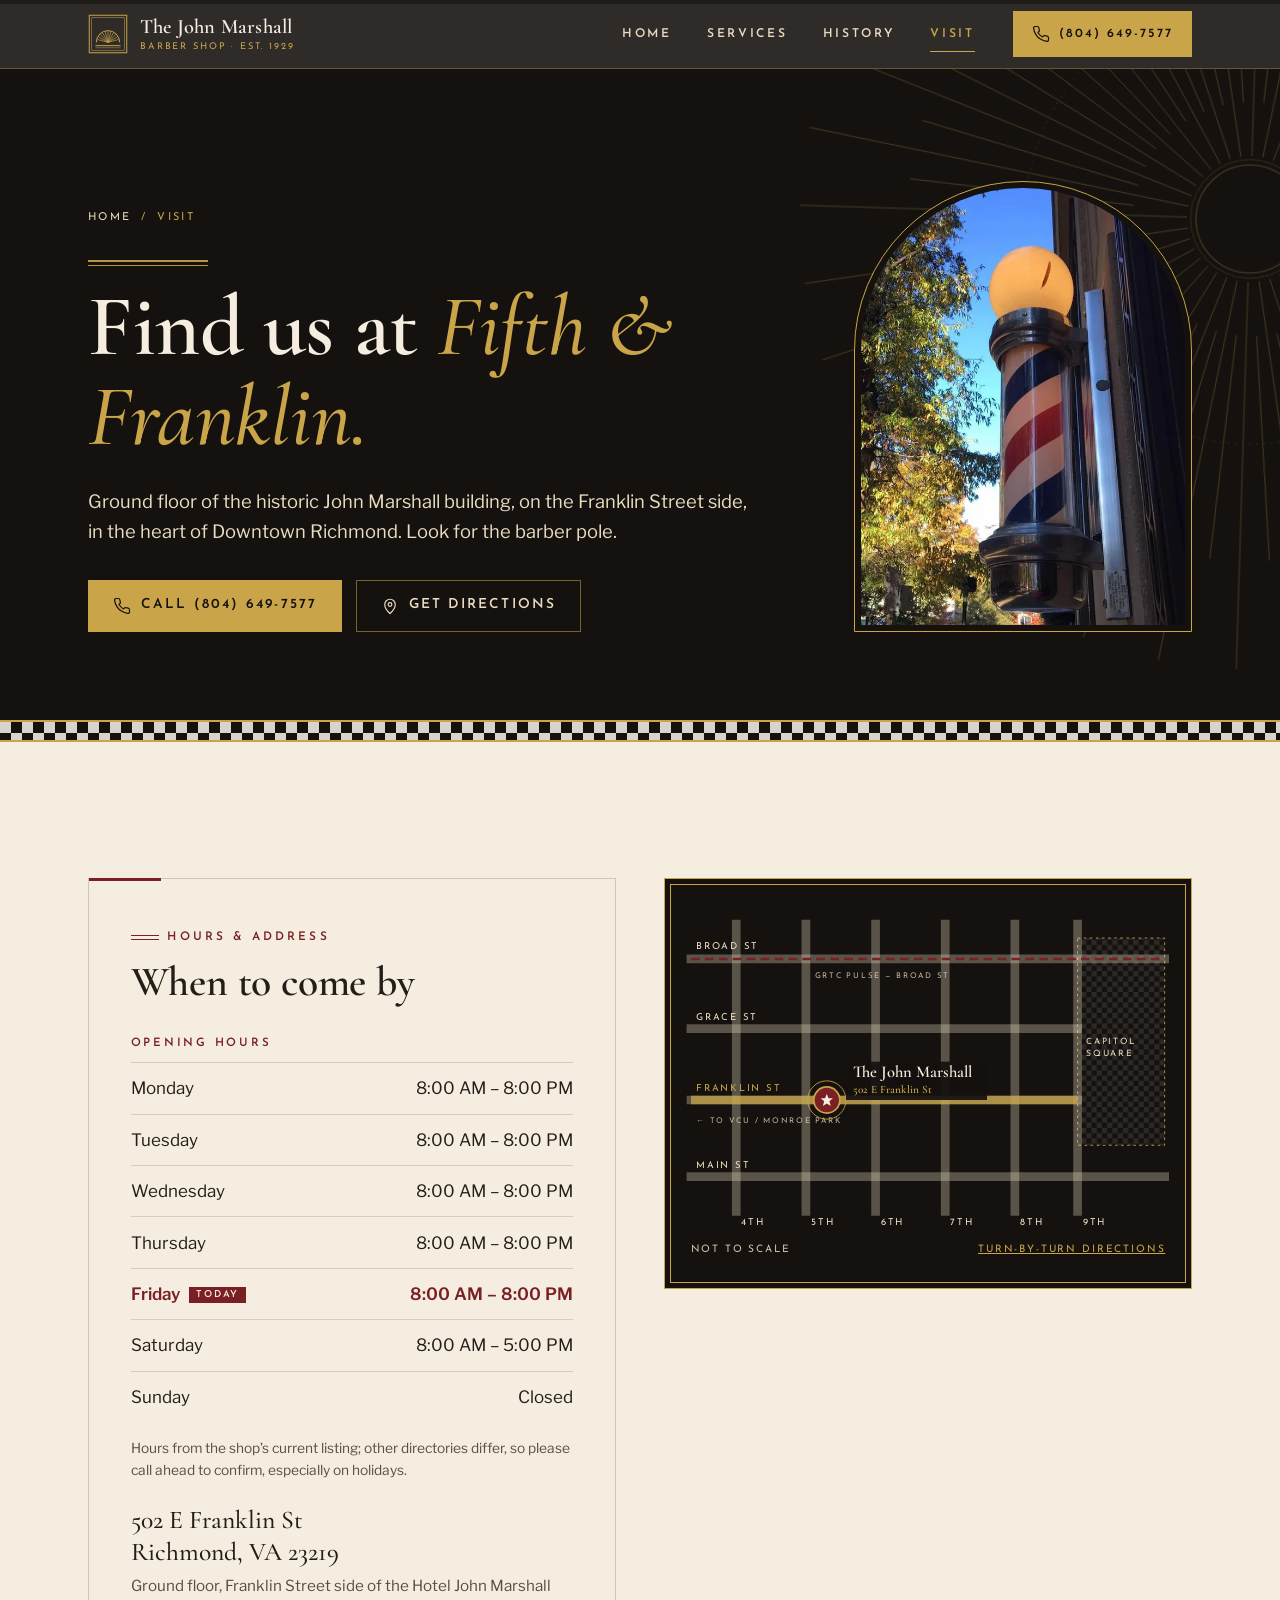
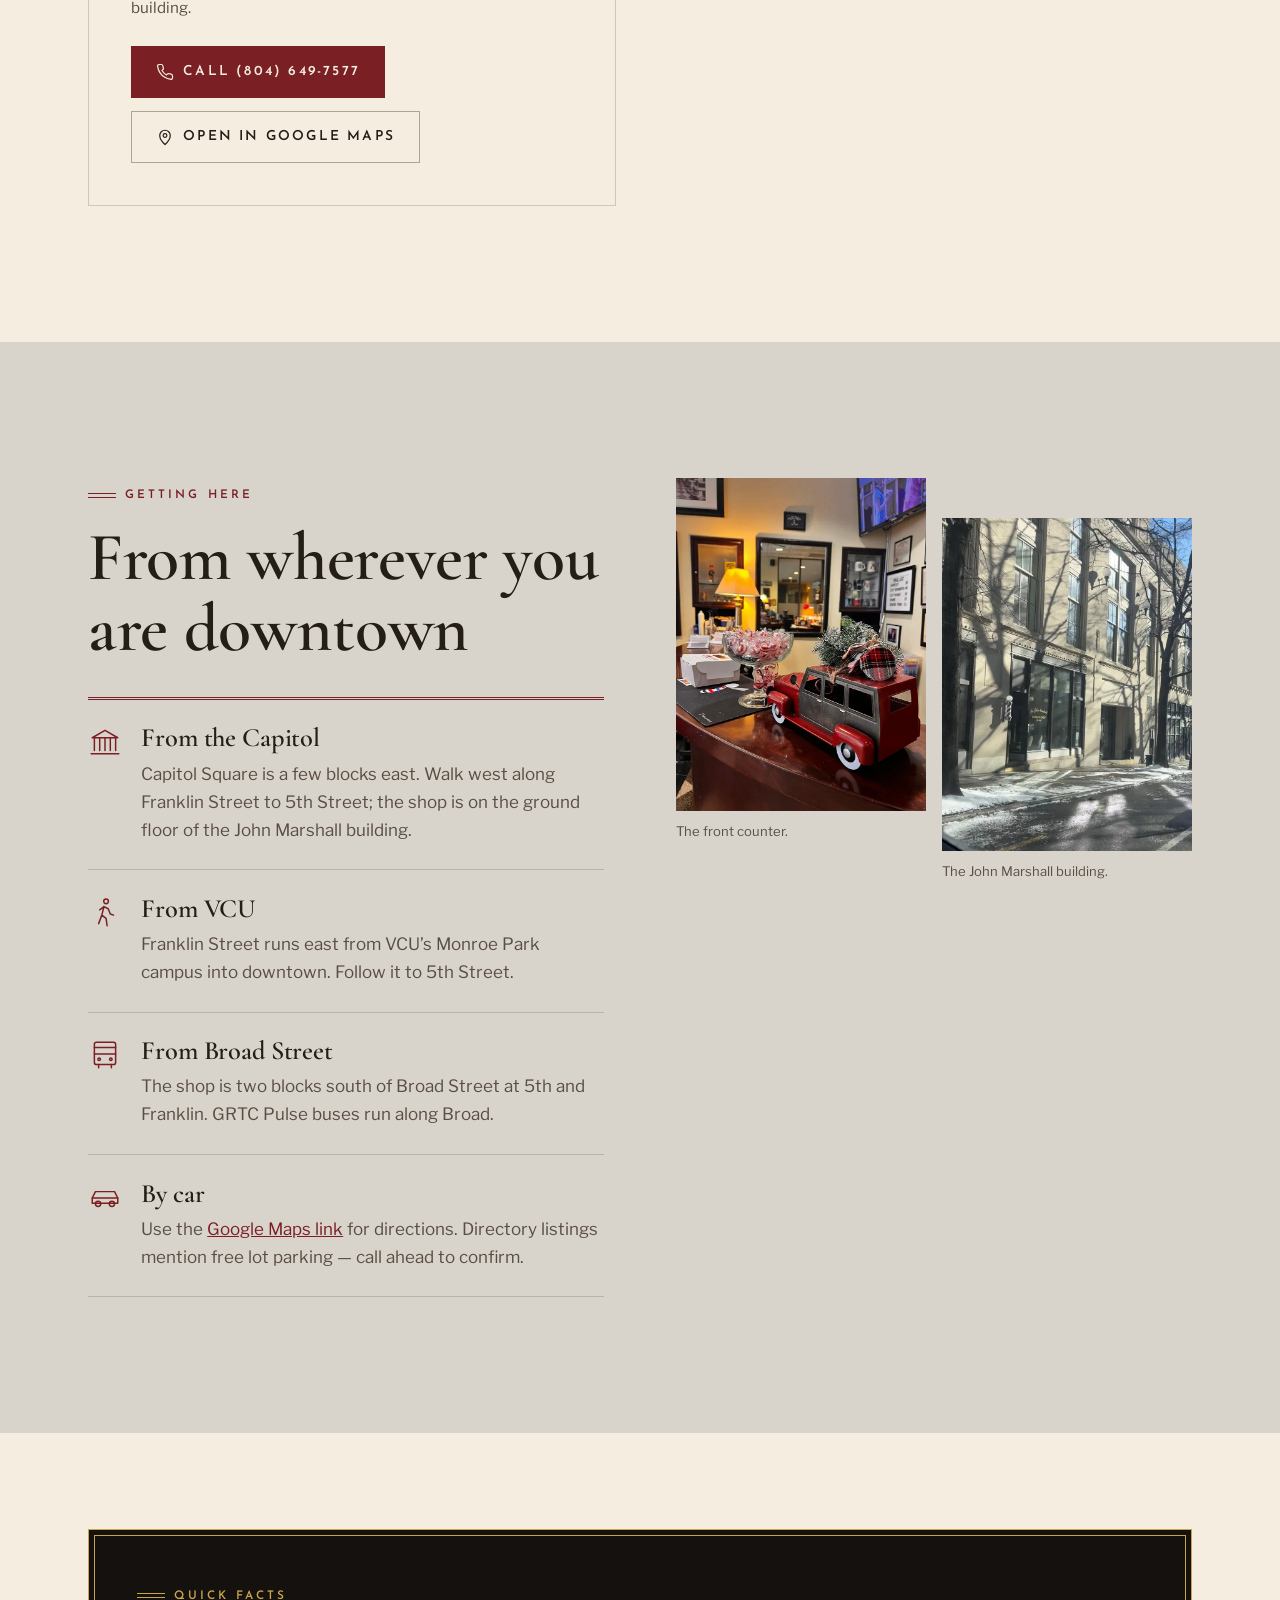
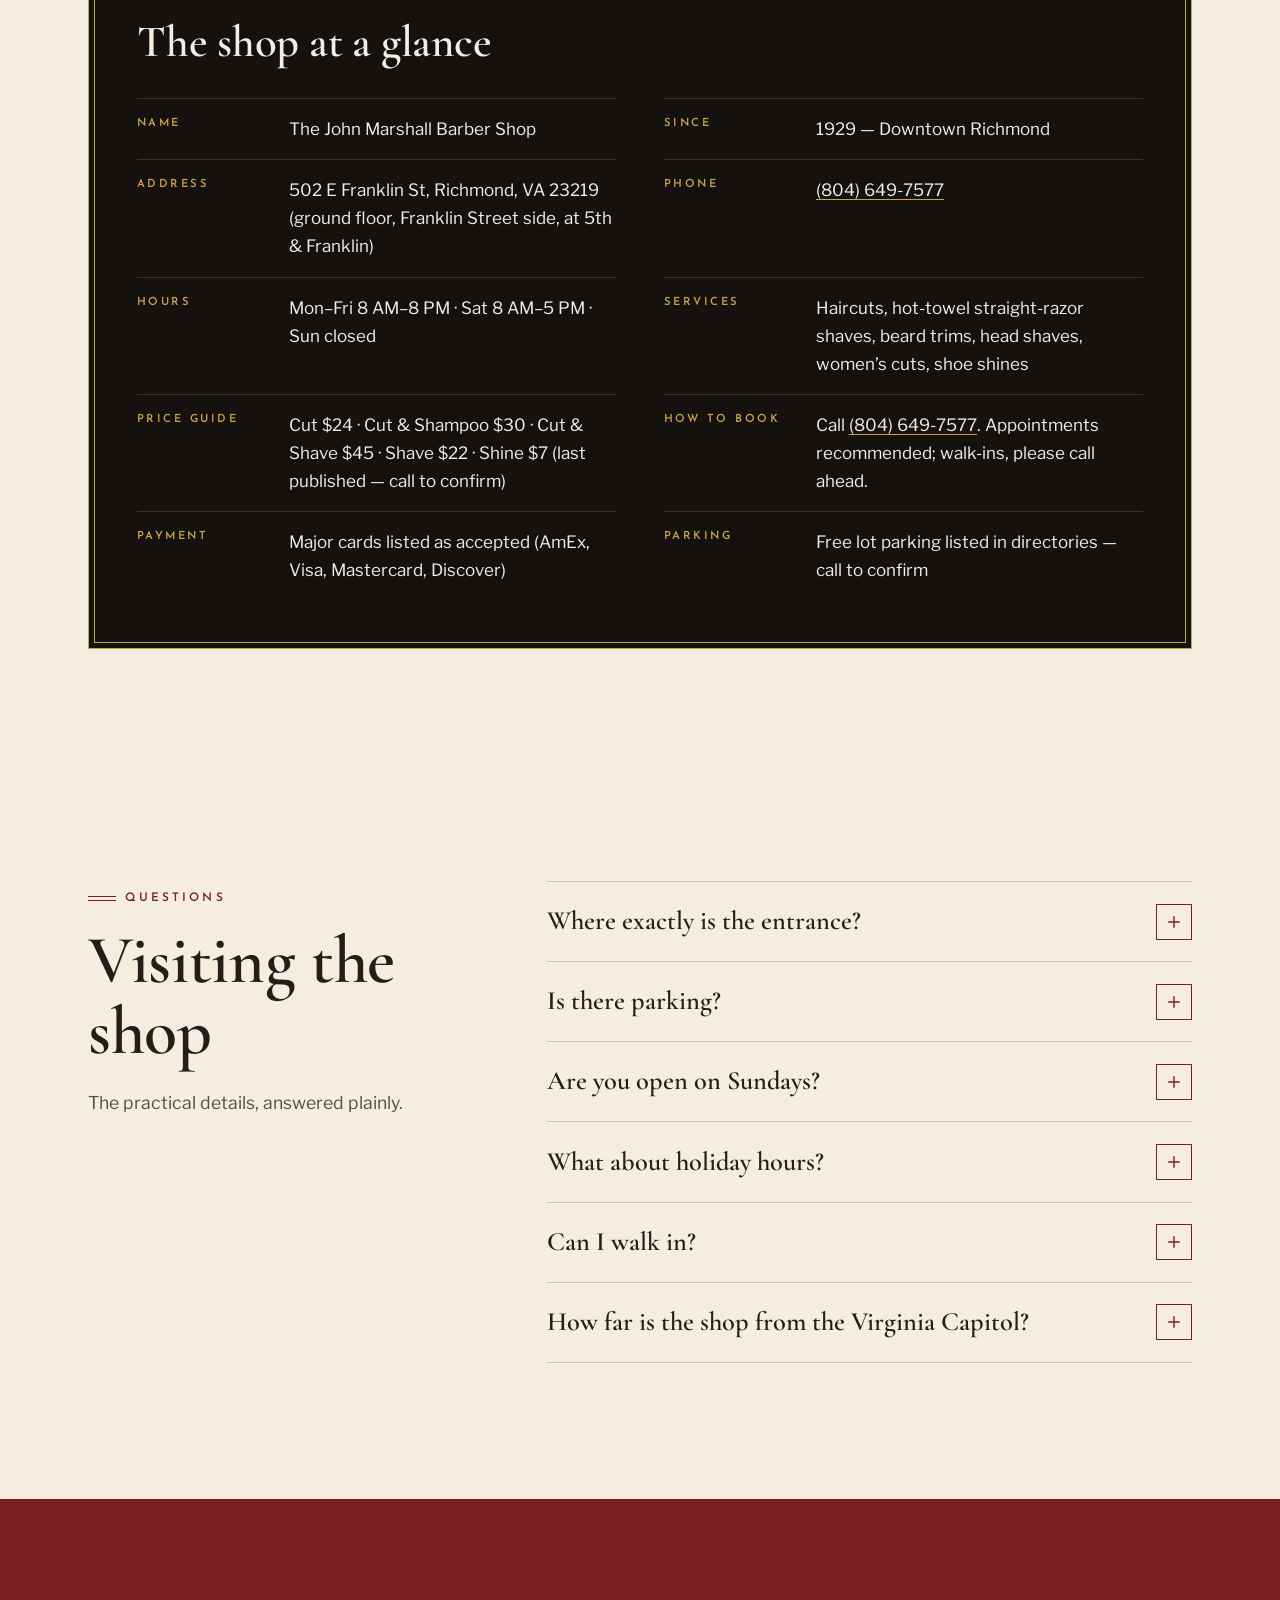
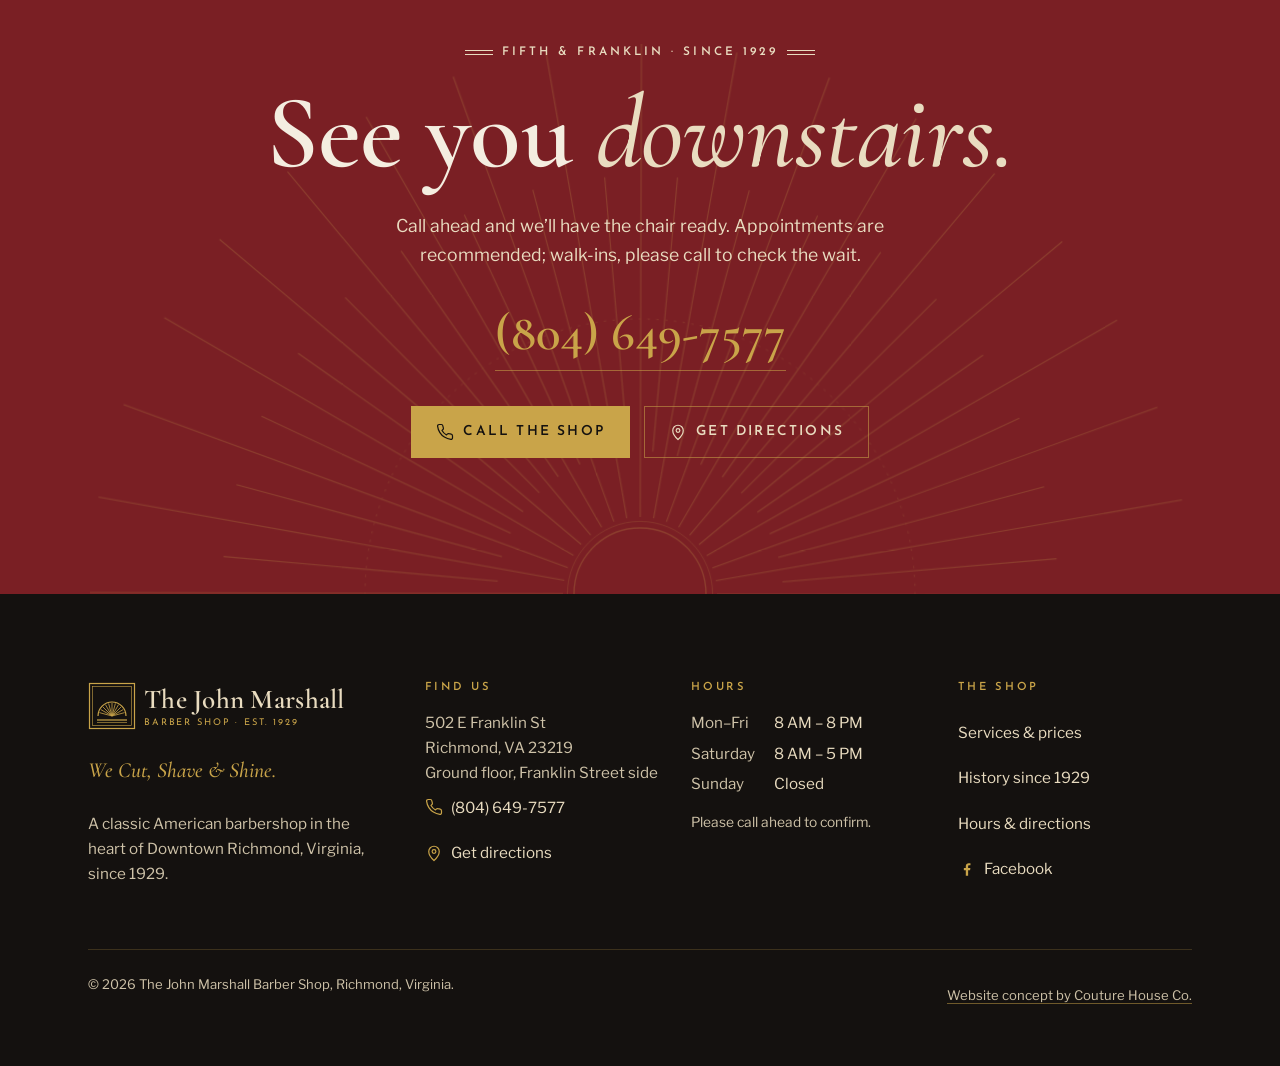
<file: visit.html>
<!doctype html>
<html lang="en">
<head>
<meta charset="utf-8">
<meta name="viewport" content="width=device-width, initial-scale=1, viewport-fit=cover">
<title>Hours, Parking & Directions | Barber Shop Richmond, VA</title>
<meta name="description" content="Visit The John Marshall Barber Shop at 502 E Franklin St, Richmond, VA 23219. Hours, parking, and directions from the Capitol, VCU and Broad Street.">
<link rel="canonical" href="https://john-marshall-barbershop-website.netlify.app/visit.html">
<meta name="theme-color" content="#14110f">
<meta name="format-detection" content="telephone=no">
<meta property="og:type" content="website">
<meta property="og:site_name" content="The John Marshall Barber Shop">
<meta property="og:title" content="Hours, Parking & Directions | Barber Shop Richmond, VA">
<meta property="og:description" content="Visit The John Marshall Barber Shop at 502 E Franklin St, Richmond, VA 23219. Hours, parking, and directions from the Capitol, VCU and Broad Street.">
<meta property="og:url" content="https://john-marshall-barbershop-website.netlify.app/visit.html">
<meta property="og:image" content="https://john-marshall-barbershop-website.netlify.app/assets/img/og.jpg">
<meta property="og:image:width" content="1200">
<meta property="og:image:height" content="630">
<meta property="og:image:alt" content="The John Marshall Barber Shop, Downtown Richmond, since 1929 — a red leather barber chair on a checkerboard floor">
<meta property="og:locale" content="en_US">
<meta name="twitter:card" content="summary_large_image">
<meta name="twitter:title" content="Hours, Parking & Directions | Barber Shop Richmond, VA">
<meta name="twitter:description" content="Visit The John Marshall Barber Shop at 502 E Franklin St, Richmond, VA 23219. Hours, parking, and directions from the Capitol, VCU and Broad Street.">
<meta name="twitter:image" content="https://john-marshall-barbershop-website.netlify.app/assets/img/og.jpg">
<link rel="icon" href="assets/img/favicon.svg" type="image/svg+xml">
<link rel="icon" href="assets/img/favicon-32.png" sizes="32x32" type="image/png">
<link rel="apple-touch-icon" href="assets/img/apple-touch-icon.png">
<link rel="manifest" href="site.webmanifest">
<link rel="preload" href="assets/fonts/cormorant-garamond-latin-500-normal.woff2" as="font" type="font/woff2" crossorigin>
<link rel="stylesheet" href="assets/css/fonts.css?v=20260930b">
<link rel="stylesheet" href="assets/css/site.css?v=20260930b">
<script>document.documentElement.classList.add('js')</script>
<script src="assets/js/site.js" defer></script>
<script type="application/ld+json">{
 "@context": "https://schema.org",
 "@graph": [
  {
   "@type": "BarberShop",
   "@id": "https://john-marshall-barbershop-website.netlify.app/#barbershop",
   "name": "The John Marshall Barber Shop",
   "alternateName": "John Marshall Barber Shop",
   "slogan": "We Cut, Shave & Shine",
   "description": "A classic American barbershop in Downtown Richmond, Virginia, since 1929, on the ground floor of the historic Hotel John Marshall building at 5th and Franklin. Haircuts, hot-towel straight-razor shaves and shoe shines.",
   "url": "https://john-marshall-barbershop-website.netlify.app/",
   "logo": "https://john-marshall-barbershop-website.netlify.app/assets/img/icon-512.png",
   "image": [
    "https://john-marshall-barbershop-website.netlify.app/assets/img/og.jpg",
    "https://john-marshall-barbershop-website.netlify.app/assets/img/classic-chair.webp",
    "https://john-marshall-barbershop-website.netlify.app/assets/img/shop-interior-wide.webp"
   ],
   "telephone": "+1-804-649-7577",
   "foundingDate": "1929",
   "address": {
    "@type": "PostalAddress",
    "streetAddress": "502 E Franklin St",
    "addressLocality": "Richmond",
    "addressRegion": "VA",
    "postalCode": "23219",
    "addressCountry": "US"
   },
   "hasMap": "https://www.google.com/maps/search/?api=1&query=John+Marshall+Barber+Shop+502+E+Franklin+St+Richmond+VA",
   "openingHoursSpecification": [
    {
     "@type": "OpeningHoursSpecification",
     "dayOfWeek": [
      "Monday",
      "Tuesday",
      "Wednesday",
      "Thursday",
      "Friday"
     ],
     "opens": "08:00",
     "closes": "20:00"
    },
    {
     "@type": "OpeningHoursSpecification",
     "dayOfWeek": "Saturday",
     "opens": "08:00",
     "closes": "17:00"
    }
   ],
   "priceRange": "$7–$45",
   "currenciesAccepted": "USD",
   "paymentAccepted": "American Express, Visa, Mastercard, Discover",
   "areaServed": [
    {
     "@type": "City",
     "name": "Richmond",
     "containedInPlace": {
      "@type": "State",
      "name": "Virginia"
     }
    }
   ],
   "sameAs": [
    "https://www.facebook.com/thejohnmarshallbarbershop/"
   ],
   "hasOfferCatalog": {
    "@type": "OfferCatalog",
    "name": "Barber services",
    "itemListElement": [
     {
      "@type": "Offer",
      "itemOffered": {
       "@type": "Service",
       "name": "Cut",
       "description": "A classic haircut, finished the old-fashioned way."
      },
      "price": "24.00",
      "priceCurrency": "USD"
     },
     {
      "@type": "Offer",
      "itemOffered": {
       "@type": "Service",
       "name": "Cut & Shampoo",
       "description": "Your haircut with a shampoo at the chair."
      },
      "price": "30.00",
      "priceCurrency": "USD"
     },
     {
      "@type": "Offer",
      "itemOffered": {
       "@type": "Service",
       "name": "Cut & Shave",
       "description": "The full visit: a haircut and a hot-towel straight-razor shave."
      },
      "price": "45.00",
      "priceCurrency": "USD"
     },
     {
      "@type": "Offer",
      "itemOffered": {
       "@type": "Service",
       "name": "Shave",
       "description": "A hot-towel straight-razor shave."
      },
      "price": "22.00",
      "priceCurrency": "USD"
     },
     {
      "@type": "Offer",
      "itemOffered": {
       "@type": "Service",
       "name": "Shine",
       "description": "A shoe shine while you are here."
      },
      "price": "7.00",
      "priceCurrency": "USD"
     },
     {
      "@type": "Offer",
      "itemOffered": {
       "@type": "Service",
       "name": "Beard trim"
      }
     },
     {
      "@type": "Offer",
      "itemOffered": {
       "@type": "Service",
       "name": "Head shave"
      }
     },
     {
      "@type": "Offer",
      "itemOffered": {
       "@type": "Service",
       "name": "Women's cut"
      }
     },
     {
      "@type": "Offer",
      "itemOffered": {
       "@type": "Service",
       "name": "Men's manicure"
      }
     }
    ]
   }
  },
  {
   "@type": "BreadcrumbList",
   "itemListElement": [
    {
     "@type": "ListItem",
     "position": 1,
     "name": "Home",
     "item": "https://john-marshall-barbershop-website.netlify.app/"
    },
    {
     "@type": "ListItem",
     "position": 2,
     "name": "Visit",
     "item": "https://john-marshall-barbershop-website.netlify.app/visit.html"
    }
   ]
  },
  {
   "@type": "FAQPage",
   "mainEntity": [
    {
     "@type": "Question",
     "name": "Where exactly is the entrance?",
     "acceptedAnswer": {
      "@type": "Answer",
      "text": "The shop is on the ground floor of the historic John Marshall building at 502 E Franklin St, on the Franklin Street side near the corner of 5th and Franklin."
     }
    },
    {
     "@type": "Question",
     "name": "Is there parking?",
     "acceptedAnswer": {
      "@type": "Answer",
      "text": "Directory listings mention free lot parking. Parking arrangements downtown can change, so call (804) 649-7577 to confirm before you drive in."
     }
    },
    {
     "@type": "Question",
     "name": "Are you open on Sundays?",
     "acceptedAnswer": {
      "@type": "Answer",
      "text": "No. The shop is closed on Sunday and open Monday through Friday 8 AM to 8 PM and Saturday 8 AM to 5 PM."
     }
    },
    {
     "@type": "Question",
     "name": "What about holiday hours?",
     "acceptedAnswer": {
      "@type": "Answer",
      "text": "Holiday hours can differ from the regular schedule. Call the shop ahead of time to check."
     }
    },
    {
     "@type": "Question",
     "name": "Can I walk in?",
     "acceptedAnswer": {
      "@type": "Answer",
      "text": "Appointments are recommended. If you plan to walk in, call ahead to check the wait."
     }
    },
    {
     "@type": "Question",
     "name": "How far is the shop from the Virginia Capitol?",
     "acceptedAnswer": {
      "@type": "Answer",
      "text": "A few blocks. Capitol Square sits at the east end of Franklin Street; walk west along Franklin to 5th Street."
     }
    }
   ]
  }
 ]
}</script>
</head><body>
<a class="skip-link" href="#main">Skip to content</a>
<div class="pole-progress" aria-hidden="true"><div class="pole-progress__bar"></div></div>
<header class="site-header">
  <div class="wrap site-header__inner">
    <a class="brand" href="index.html" aria-label="The John Marshall Barber Shop, home">
      <svg class="brand__mark" viewBox="0 0 48 48" aria-hidden="true" focusable="false"><g fill="none" stroke="currentColor"><rect x="1.5" y="1.5" width="45" height="45" stroke-width="1.2"/><rect x="4.5" y="4.5" width="39" height="39" stroke-width=".6"/><path d="M10 34a14 14 0 0 1 28 0" stroke-width="1.2"/><path d="M24 34L36.6 30.6" stroke-width=".8"/><path d="M24 34L35.3 27.5" stroke-width=".8"/><path d="M24 34L33.2 24.8" stroke-width=".8"/><path d="M24 34L30.5 22.7" stroke-width=".8"/><path d="M24 34L27.4 21.4" stroke-width=".8"/><path d="M24 34L24.0 21.0" stroke-width=".8"/><path d="M24 34L20.6 21.4" stroke-width=".8"/><path d="M24 34L17.5 22.7" stroke-width=".8"/><path d="M24 34L14.8 24.8" stroke-width=".8"/><path d="M24 34L12.7 27.5" stroke-width=".8"/><path d="M24 34L11.4 30.6" stroke-width=".8"/><path d="M9 38h30" stroke-width="1.2"/><path d="M9 40.5h30" stroke-width=".6"/></g></svg>
      <span class="brand__text"><span class="brand__name">The John Marshall</span><span class="brand__sub">Barber Shop &middot; Est. 1929</span></span>
    </a>
    <div class="site-header__actions">
      <nav id="site-nav" class="site-nav" aria-label="Main">
        <ul>
          <li><a href="index.html"><span class="nav-num">00</span>Home</a></li>
          <li><a href="services.html"><span class="nav-num">01</span>Services</a></li><li><a href="history.html"><span class="nav-num">02</span>History</a></li><li><a href="visit.html" aria-current="page"><span class="nav-num">03</span>Visit</a></li>
        </ul>
        <div class="nav-call"><a class="btn btn--gold" href="tel:+18046497577"><svg viewBox="0 0 24 24" fill="none" stroke="currentColor" stroke-width="1.6" stroke-linecap="round" stroke-linejoin="round" aria-hidden="true" focusable="false"><path d="M22 16.9v3a2 2 0 0 1-2.2 2 19.8 19.8 0 0 1-8.6-3.1 19.5 19.5 0 0 1-6-6A19.8 19.8 0 0 1 2.1 4.2 2 2 0 0 1 4.1 2h3a2 2 0 0 1 2 1.7c.1 1 .4 1.9.7 2.8a2 2 0 0 1-.5 2.1L8 9.9a16 16 0 0 0 6 6l1.3-1.3a2 2 0 0 1 2.1-.4c.9.3 1.8.6 2.8.7a2 2 0 0 1 1.7 2z"/></svg>Call (804) 649-7577</a></div>
      </nav>
      <a class="btn btn--gold header-call" href="tel:+18046497577"><svg viewBox="0 0 24 24" fill="none" stroke="currentColor" stroke-width="1.6" stroke-linecap="round" stroke-linejoin="round" aria-hidden="true" focusable="false"><path d="M22 16.9v3a2 2 0 0 1-2.2 2 19.8 19.8 0 0 1-8.6-3.1 19.5 19.5 0 0 1-6-6A19.8 19.8 0 0 1 2.1 4.2 2 2 0 0 1 4.1 2h3a2 2 0 0 1 2 1.7c.1 1 .4 1.9.7 2.8a2 2 0 0 1-.5 2.1L8 9.9a16 16 0 0 0 6 6l1.3-1.3a2 2 0 0 1 2.1-.4c.9.3 1.8.6 2.8.7a2 2 0 0 1 1.7 2z"/></svg>(804) 649-7577</a>
      <button class="nav-toggle" type="button" aria-expanded="false" aria-controls="site-nav">
        <span class="nav-toggle__icon" aria-hidden="true"><span></span><span></span><span></span></span>
        <span class="nav-toggle__text">Menu</span>
      </button>
    </div>
  </div>
</header><main id="main">
<section class="page-hero dark">
  <div class="sunburst " aria-hidden="true"><svg viewBox="0 0 1000 1000" focusable="false"><g fill="none" stroke="currentColor"><path d="M570.0 500.0L1000.0 500.0M629.5 511.3L878.6 533.1M568.9 512.2L992.4 586.8M625.6 533.6L867.1 598.4M565.8 523.9L969.8 671.0M617.8 554.9L844.4 660.6M560.6 535.0L933.0 750.0M606.5 574.6L811.3 718.0M553.6 545.0L883.0 821.4M591.9 591.9L768.7 768.7M545.0 553.6L821.4 883.0M574.6 606.5L718.0 811.3M535.0 560.6L750.0 933.0M554.9 617.8L660.6 844.4M523.9 565.8L671.0 969.8M533.6 625.6L598.4 867.1M512.2 568.9L586.8 992.4M511.3 629.5L533.1 878.6M500.0 570.0L500.0 1000.0M488.7 629.5L466.9 878.6M487.8 568.9L413.2 992.4M466.4 625.6L401.6 867.1M476.1 565.8L329.0 969.8M445.1 617.8L339.4 844.4M465.0 560.6L250.0 933.0M425.4 606.5L282.0 811.3M455.0 553.6L178.6 883.0M408.1 591.9L231.3 768.7M446.4 545.0L117.0 821.4M393.5 574.6L188.7 718.0M439.4 535.0L67.0 750.0M382.2 554.9L155.6 660.6M434.2 523.9L30.2 671.0M374.4 533.6L132.9 598.4M431.1 512.2L7.6 586.8M370.5 511.3L121.4 533.1M430.0 500.0L0.0 500.0M370.5 488.7L121.4 466.9M431.1 487.8L7.6 413.2M374.4 466.4L132.9 401.6M434.2 476.1L30.2 329.0M382.2 445.1L155.6 339.4M439.4 465.0L67.0 250.0M393.5 425.4L188.7 282.0M446.4 455.0L117.0 178.6M408.1 408.1L231.3 231.3M455.0 446.4L178.6 117.0M425.4 393.5L282.0 188.7M465.0 439.4L250.0 67.0M445.1 382.2L339.4 155.6M476.1 434.2L329.0 30.2M466.4 374.4L401.6 132.9M487.8 431.1L413.2 7.6M488.7 370.5L466.9 121.4M500.0 430.0L500.0 0.0M511.3 370.5L533.1 121.4M512.2 431.1L586.8 7.6M533.6 374.4L598.4 132.9M523.9 434.2L671.0 30.2M554.9 382.2L660.6 155.6M535.0 439.4L750.0 67.0M574.6 393.5L718.0 188.7M545.0 446.4L821.4 117.0M591.9 408.1L768.7 231.3M553.6 455.0L883.0 178.6M606.5 425.4L811.3 282.0M560.6 465.0L933.0 250.0M617.8 445.1L844.4 339.4M565.8 476.1L969.8 329.0M625.6 466.4L867.1 401.6M568.9 487.8L992.4 413.2M629.5 488.7L878.6 466.9" stroke-width="1"/><circle cx="500" cy="500" r="60" stroke-width="1.2"/><circle cx="500" cy="500" r="66" stroke-width=".6"/><circle cx="500" cy="500" r="250" stroke-width=".6" stroke-dasharray="2 6"/></g></svg></div>
  <div class="wrap page-hero__grid">
    <div>
      <nav class="crumbs" aria-label="Breadcrumb"><ol><li><a href="index.html">Home</a></li><li><span aria-current="page">Visit</span></li></ol></nav>
      <div class="double-rule draw" style="max-width:120px"></div>
      <h1>Find us at <em>Fifth &amp; Franklin.</em></h1>
      <p class="page-hero__lede">Ground floor of the historic John Marshall building, on the Franklin Street side, in the heart of Downtown Richmond. Look for the barber pole.</p>
      <div class="btn-row"><a class="btn btn--gold" href="tel:+18046497577"><svg viewBox="0 0 24 24" fill="none" stroke="currentColor" stroke-width="1.6" stroke-linecap="round" stroke-linejoin="round" aria-hidden="true" focusable="false"><path d="M22 16.9v3a2 2 0 0 1-2.2 2 19.8 19.8 0 0 1-8.6-3.1 19.5 19.5 0 0 1-6-6A19.8 19.8 0 0 1 2.1 4.2 2 2 0 0 1 4.1 2h3a2 2 0 0 1 2 1.7c.1 1 .4 1.9.7 2.8a2 2 0 0 1-.5 2.1L8 9.9a16 16 0 0 0 6 6l1.3-1.3a2 2 0 0 1 2.1-.4c.9.3 1.8.6 2.8.7a2 2 0 0 1 1.7 2z"/></svg>Call (804) 649-7577</a><a class="btn btn--line" href="https://www.google.com/maps/search/?api=1&query=John+Marshall+Barber+Shop+502+E+Franklin+St+Richmond+VA" target="_blank" rel="noopener"><svg viewBox="0 0 24 24" fill="none" stroke="currentColor" stroke-width="1.6" stroke-linecap="round" stroke-linejoin="round" aria-hidden="true" focusable="false"><path d="M12 22s7-6.2 7-12a7 7 0 1 0-14 0c0 5.8 7 12 7 12z"/><circle cx="12" cy="10" r="2.5"/></svg>Get directions</a></div>
    </div>
    <div class="page-hero__img page-hero__img--arch" data-reveal="fade"><img src="assets/img/barber-pole-exterior.webp" srcset="assets/img/barber-pole-exterior-800.webp 800w, assets/img/barber-pole-exterior.webp 960w" sizes="(min-width: 900px) 420px, 90vw" width="960" height="960" alt="A classic red, white and blue barber pole with a glowing globe mounted outside the shop against a blue autumn sky" fetchpriority="high" decoding="async"></div>
  </div>
</section>
<div class="checker-band" aria-hidden="true"></div>
<section class="section on-light" aria-labelledby="hours-h">
  <div class="wrap visit-top">
    <div class="panel" data-reveal>
      <span class="label">Hours &amp; address</span>
      <h2 id="hours-h">When to come by</h2>
      <table class="hours "><caption>Opening hours</caption><tbody><tr data-day="Mon"><th scope="row">Monday</th><td>8:00 AM – 8:00 PM</td></tr><tr data-day="Tue"><th scope="row">Tuesday</th><td>8:00 AM – 8:00 PM</td></tr><tr data-day="Wed"><th scope="row">Wednesday</th><td>8:00 AM – 8:00 PM</td></tr><tr data-day="Thu"><th scope="row">Thursday</th><td>8:00 AM – 8:00 PM</td></tr><tr data-day="Fri"><th scope="row">Friday</th><td>8:00 AM – 8:00 PM</td></tr><tr data-day="Sat"><th scope="row">Saturday</th><td>8:00 AM – 5:00 PM</td></tr><tr data-day="Sun"><th scope="row">Sunday</th><td>Closed</td></tr></tbody></table>
      <p class="fine">Hours from the shop&rsquo;s current listing; other directories differ, so please call ahead to confirm, especially on holidays.</p>
      <address class="addr">502 E Franklin St<br>Richmond, VA 23219<small>Ground floor, Franklin Street side of the Hotel John Marshall building.</small></address>
      <div class="btn-row" style="margin-top:1.6rem"><a class="btn btn--ox" href="tel:+18046497577"><svg viewBox="0 0 24 24" fill="none" stroke="currentColor" stroke-width="1.6" stroke-linecap="round" stroke-linejoin="round" aria-hidden="true" focusable="false"><path d="M22 16.9v3a2 2 0 0 1-2.2 2 19.8 19.8 0 0 1-8.6-3.1 19.5 19.5 0 0 1-6-6A19.8 19.8 0 0 1 2.1 4.2 2 2 0 0 1 4.1 2h3a2 2 0 0 1 2 1.7c.1 1 .4 1.9.7 2.8a2 2 0 0 1-.5 2.1L8 9.9a16 16 0 0 0 6 6l1.3-1.3a2 2 0 0 1 2.1-.4c.9.3 1.8.6 2.8.7a2 2 0 0 1 1.7 2z"/></svg>Call (804) 649-7577</a><a class="btn btn--ink" href="https://www.google.com/maps/search/?api=1&query=John+Marshall+Barber+Shop+502+E+Franklin+St+Richmond+VA" target="_blank" rel="noopener"><svg viewBox="0 0 24 24" fill="none" stroke="currentColor" stroke-width="1.6" stroke-linecap="round" stroke-linejoin="round" aria-hidden="true" focusable="false"><path d="M12 22s7-6.2 7-12a7 7 0 1 0-14 0c0 5.8 7 12 7 12z"/><circle cx="12" cy="10" r="2.5"/></svg>Open in Google Maps</a></div>
    </div>
    <div class="map-col" data-reveal data-delay="1">
      <div class="map-card">
        <svg viewBox="0 0 560 380" role="img" aria-labelledby="map-t map-d" focusable="false">
<title id="map-t">Stylized street map of Downtown Richmond</title>
<desc id="map-d">The shop sits on Franklin Street at 5th Street. Broad Street runs two blocks north. Capitol Square is a few blocks east, where Franklin Street meets 9th Street. Franklin continues west toward VCU's Monroe Park campus.</desc>
<defs><pattern id="chk" width="12" height="12" patternUnits="userSpaceOnUse"><rect width="6" height="6" fill="#d9d4cb" opacity=".12"/><rect x="6" y="6" width="6" height="6" fill="#d9d4cb" opacity=".12"/></pattern></defs>
<rect x="0" y="0" width="560" height="380" fill="#14110f"/>
<rect x="452" y="46" width="100" height="238" fill="url(#chk)" stroke="#c9a449" stroke-width="1" stroke-dasharray="3 4"/>
<g stroke="#e9dcc0" stroke-opacity=".32" stroke-width="10" stroke-linecap="square">
<path d="M8 70H552"/><path d="M8 150H452"/><path d="M8 232H452"/><path d="M8 320H552"/>
<path d="M60 30V360"/><path d="M140 30V360"/><path d="M220 30V360"/><path d="M300 30V360"/><path d="M380 30V360"/><path d="M452 30V360"/>
</g>
<path d="M8 232H452" stroke="#c9a449" stroke-width="10" stroke-opacity=".75"/>
<path d="M8 70H552" stroke="#7a1f24" stroke-width="3" stroke-dasharray="10 6"/>
<g font-family="Josefin Sans, Trebuchet MS, sans-serif" font-size="11" letter-spacing="2" fill="#e9dcc0">
<text x="14" y="58">BROAD ST</text><text x="14" y="140">GRACE ST</text><text x="14" y="222" fill="#c9a449">FRANKLIN ST</text><text x="14" y="310">MAIN ST</text>
<text x="66" y="376">4TH</text><text x="146" y="376">5TH</text><text x="226" y="376">6TH</text><text x="306" y="376">7TH</text><text x="386" y="376">8TH</text><text x="458" y="376">9TH</text>
<text x="462" y="168" font-size="10">CAPITOL</text><text x="462" y="182" font-size="10">SQUARE</text>
<text x="150" y="92" font-size="9" fill="#e9dcc0" fill-opacity=".8">GRTC PULSE &#8212; BROAD ST</text>
<text x="14" y="258" font-size="9" fill-opacity=".8">&#8592; TO VCU / MONROE PARK</text>
</g>
<g transform="translate(164 232)"><circle r="22" fill="none" stroke="#c9a449" stroke-width="1"/><circle r="15" fill="#7a1f24" stroke="#c9a449" stroke-width="2"/><path d="M0-7L2 -2 7 -2 3 1.5 4.5 7 0 4 -4.5 7 -3 1.5 -7 -2 -2 -2z" fill="#f4ede0"/></g>
<rect x="186" y="188" width="162" height="44" fill="#14110f" fill-opacity=".92"/><g font-family="Cormorant Garamond, Georgia, serif" font-weight="600" fill="#f4ede0"><text x="194" y="206" font-size="19">The John Marshall</text><text x="194" y="224" font-size="13" fill="#c9a449">502 E Franklin St</text></g>
</svg>
        <p class="map-legend"><span>Not to scale</span><a href="https://www.google.com/maps/search/?api=1&query=John+Marshall+Barber+Shop+502+E+Franklin+St+Richmond+VA" target="_blank" rel="noopener" style="color:var(--gold)">Turn-by-turn directions</a></p>
      </div>
    </div>
  </div>
</section>

<section class="section marble on-light" aria-labelledby="route-h">
  <div class="wrap two-col">
    <div>
      <div class="section-head" style="margin-bottom:2rem">
        <span class="label">Getting here</span>
        <h2 id="route-h">From wherever you are downtown</h2>
      </div>
      <ul class="route-list">
        <li class="route" data-reveal><svg viewBox="0 0 32 32" fill="none" stroke="currentColor" stroke-width="1.4" stroke-linecap="round" stroke-linejoin="round" aria-hidden="true" focusable="false"><path d="M4 12l12-7 12 7z"/><path d="M6 12v12M11 12v12M16 12v12M21 12v12M26 12v12M3 27h26"/></svg><div><h3>From the Capitol</h3><p>Capitol Square is a few blocks east. Walk west along Franklin Street to 5th Street; the shop is on the ground floor of the John Marshall building.</p></div></li>
        <li class="route" data-reveal><svg viewBox="0 0 32 32" fill="none" stroke="currentColor" stroke-width="1.4" stroke-linecap="round" stroke-linejoin="round" aria-hidden="true" focusable="false"><circle cx="17" cy="5" r="2.2"/><path d="M11 13l4-3 4 2 2 5 3 1M15 10l-2 8 4 3 1 7M13 18l-3 8"/></svg><div><h3>From VCU</h3><p>Franklin Street runs east from VCU&rsquo;s Monroe Park campus into downtown. Follow it to 5th Street.</p></div></li>
        <li class="route" data-reveal><svg viewBox="0 0 32 32" fill="none" stroke="currentColor" stroke-width="1.4" stroke-linecap="round" stroke-linejoin="round" aria-hidden="true" focusable="false"><rect x="6" y="4" width="20" height="21" rx="2"/><path d="M6 15h20M6 9h20M10 25v3M22 25v3"/><circle cx="10.5" cy="20" r="1.2"/><circle cx="21.5" cy="20" r="1.2"/></svg><div><h3>From Broad Street</h3><p>The shop is two blocks south of Broad Street at 5th and Franklin. GRTC Pulse buses run along Broad.</p></div></li>
        <li class="route" data-reveal><svg viewBox="0 0 32 32" fill="none" stroke="currentColor" stroke-width="1.4" stroke-linecap="round" stroke-linejoin="round" aria-hidden="true" focusable="false"><path d="M4 21v-5l3-6h18l3 6v5z"/><path d="M4 16h24"/><circle cx="9.5" cy="21.5" r="2.5"/><circle cx="22.5" cy="21.5" r="2.5"/></svg><div><h3>By car</h3><p>Use the <a href="https://www.google.com/maps/search/?api=1&query=John+Marshall+Barber+Shop+502+E+Franklin+St+Richmond+VA" target="_blank" rel="noopener" style="color:var(--ox)">Google Maps link</a> for directions. Directory listings mention free lot parking &mdash; call ahead to confirm.</p></div></li>
      </ul>
    </div>
    <div class="photo-pair" data-reveal data-delay="1">
      <figure><img src="assets/img/front-counter.webp" srcset="assets/img/front-counter-800.webp 800w, assets/img/front-counter.webp 1536w" sizes="(min-width: 900px) 25vw, 50vw" width="1536" height="2048" alt="The shop's dark wood front counter with a lamp, a candy dish and a red vintage toy truck" loading="lazy" decoding="async"><figcaption>The front counter.</figcaption></figure>
      <figure><img src="assets/img/building-exterior.webp" srcset="assets/img/building-exterior-800.webp 800w, assets/img/building-exterior.webp 1125w" sizes="(min-width: 900px) 25vw, 50vw" width="1125" height="1698" alt="The John Marshall building on Franklin Street, where the barber shop occupies the ground floor" loading="lazy" decoding="async"><figcaption>The John Marshall building.</figcaption></figure>
    </div>
  </div>
</section>

<section class="section section--tight on-light"><div class="wrap">
<div class="facts" data-reveal>
  <span class="label">Quick facts</span>
  <h2>The shop at a glance</h2>
  <dl>
    <div><dt>Name</dt><dd>The John Marshall Barber Shop</dd></div>
    <div><dt>Since</dt><dd>1929 &mdash; Downtown Richmond</dd></div>
    <div><dt>Address</dt><dd>502 E Franklin St, Richmond, VA 23219 (ground floor, Franklin Street side, at 5th &amp; Franklin)</dd></div>
    <div><dt>Phone</dt><dd><a href="tel:+18046497577">(804) 649-7577</a></dd></div>
    <div><dt>Hours</dt><dd>Mon&ndash;Fri 8 AM&ndash;8 PM &middot; Sat 8 AM&ndash;5 PM &middot; Sun closed</dd></div>
    <div><dt>Services</dt><dd>Haircuts, hot-towel straight-razor shaves, beard trims, head shaves, women&rsquo;s cuts, shoe shines</dd></div>
    <div><dt>Price guide</dt><dd>Cut $24 &middot; Cut &amp; Shampoo $30 &middot; Cut &amp; Shave $45 &middot; Shave $22 &middot; Shine $7 (last published &mdash; call to confirm)</dd></div>
    <div><dt>How to book</dt><dd>Call <a href="tel:+18046497577">(804) 649-7577</a>. Appointments recommended; walk-ins, please call ahead.</dd></div>
    <div><dt>Payment</dt><dd>Major cards listed as accepted (AmEx, Visa, Mastercard, Discover)</dd></div>
    <div><dt>Parking</dt><dd>Free lot parking listed in directories &mdash; call to confirm</dd></div>
  </dl>
</div></div></section>

<section class="section on-light" aria-labelledby="vfaq">
  <div class="wrap faq-layout">
    <div class="section-head"><span class="label">Questions</span><h2 id="vfaq">Visiting the shop</h2><p>The practical details, answered plainly.</p></div>
    <div class="faq-list on-light"><details><summary>Where exactly is the entrance?<span class="faq-icon" aria-hidden="true"><svg viewBox="0 0 16 16" fill="none" stroke="currentColor" stroke-width="1.6" stroke-linecap="round" aria-hidden="true" focusable="false"><path d="M8 2v12M2 8h12"/></svg></span></summary><div class="faq-a"><p>The shop is on the ground floor of the historic John Marshall building at 502 E Franklin St, on the Franklin Street side near the corner of 5th and Franklin.</p></div></details><details><summary>Is there parking?<span class="faq-icon" aria-hidden="true"><svg viewBox="0 0 16 16" fill="none" stroke="currentColor" stroke-width="1.6" stroke-linecap="round" aria-hidden="true" focusable="false"><path d="M8 2v12M2 8h12"/></svg></span></summary><div class="faq-a"><p>Directory listings mention free lot parking. Parking arrangements downtown can change, so call <a href="tel:+18046497577">(804) 649-7577</a> to confirm before you drive in.</p></div></details><details><summary>Are you open on Sundays?<span class="faq-icon" aria-hidden="true"><svg viewBox="0 0 16 16" fill="none" stroke="currentColor" stroke-width="1.6" stroke-linecap="round" aria-hidden="true" focusable="false"><path d="M8 2v12M2 8h12"/></svg></span></summary><div class="faq-a"><p>No. The shop is closed on Sunday and open Monday through Friday 8 AM to 8 PM and Saturday 8 AM to 5 PM.</p></div></details><details><summary>What about holiday hours?<span class="faq-icon" aria-hidden="true"><svg viewBox="0 0 16 16" fill="none" stroke="currentColor" stroke-width="1.6" stroke-linecap="round" aria-hidden="true" focusable="false"><path d="M8 2v12M2 8h12"/></svg></span></summary><div class="faq-a"><p>Holiday hours can differ from the regular schedule. Call the shop ahead of time to check.</p></div></details><details><summary>Can I walk in?<span class="faq-icon" aria-hidden="true"><svg viewBox="0 0 16 16" fill="none" stroke="currentColor" stroke-width="1.6" stroke-linecap="round" aria-hidden="true" focusable="false"><path d="M8 2v12M2 8h12"/></svg></span></summary><div class="faq-a"><p>Appointments are recommended. If you plan to walk in, call ahead to check the wait.</p></div></details><details><summary>How far is the shop from the Virginia Capitol?<span class="faq-icon" aria-hidden="true"><svg viewBox="0 0 16 16" fill="none" stroke="currentColor" stroke-width="1.6" stroke-linecap="round" aria-hidden="true" focusable="false"><path d="M8 2v12M2 8h12"/></svg></span></summary><div class="faq-a"><p>A few blocks. Capitol Square sits at the east end of Franklin Street; walk west along Franklin to 5th Street.</p></div></details></div>
  </div>
</section>

<section class="section cta-band ox">
  <div class="sunburst " aria-hidden="true"><svg viewBox="0 0 1000 1000" focusable="false"><g fill="none" stroke="currentColor"><path d="M570.0 500.0L1000.0 500.0M629.5 511.3L878.6 533.1M568.9 512.2L992.4 586.8M625.6 533.6L867.1 598.4M565.8 523.9L969.8 671.0M617.8 554.9L844.4 660.6M560.6 535.0L933.0 750.0M606.5 574.6L811.3 718.0M553.6 545.0L883.0 821.4M591.9 591.9L768.7 768.7M545.0 553.6L821.4 883.0M574.6 606.5L718.0 811.3M535.0 560.6L750.0 933.0M554.9 617.8L660.6 844.4M523.9 565.8L671.0 969.8M533.6 625.6L598.4 867.1M512.2 568.9L586.8 992.4M511.3 629.5L533.1 878.6M500.0 570.0L500.0 1000.0M488.7 629.5L466.9 878.6M487.8 568.9L413.2 992.4M466.4 625.6L401.6 867.1M476.1 565.8L329.0 969.8M445.1 617.8L339.4 844.4M465.0 560.6L250.0 933.0M425.4 606.5L282.0 811.3M455.0 553.6L178.6 883.0M408.1 591.9L231.3 768.7M446.4 545.0L117.0 821.4M393.5 574.6L188.7 718.0M439.4 535.0L67.0 750.0M382.2 554.9L155.6 660.6M434.2 523.9L30.2 671.0M374.4 533.6L132.9 598.4M431.1 512.2L7.6 586.8M370.5 511.3L121.4 533.1M430.0 500.0L0.0 500.0M370.5 488.7L121.4 466.9M431.1 487.8L7.6 413.2M374.4 466.4L132.9 401.6M434.2 476.1L30.2 329.0M382.2 445.1L155.6 339.4M439.4 465.0L67.0 250.0M393.5 425.4L188.7 282.0M446.4 455.0L117.0 178.6M408.1 408.1L231.3 231.3M455.0 446.4L178.6 117.0M425.4 393.5L282.0 188.7M465.0 439.4L250.0 67.0M445.1 382.2L339.4 155.6M476.1 434.2L329.0 30.2M466.4 374.4L401.6 132.9M487.8 431.1L413.2 7.6M488.7 370.5L466.9 121.4M500.0 430.0L500.0 0.0M511.3 370.5L533.1 121.4M512.2 431.1L586.8 7.6M533.6 374.4L598.4 132.9M523.9 434.2L671.0 30.2M554.9 382.2L660.6 155.6M535.0 439.4L750.0 67.0M574.6 393.5L718.0 188.7M545.0 446.4L821.4 117.0M591.9 408.1L768.7 231.3M553.6 455.0L883.0 178.6M606.5 425.4L811.3 282.0M560.6 465.0L933.0 250.0M617.8 445.1L844.4 339.4M565.8 476.1L969.8 329.0M625.6 466.4L867.1 401.6M568.9 487.8L992.4 413.2M629.5 488.7L878.6 466.9" stroke-width="1"/><circle cx="500" cy="500" r="60" stroke-width="1.2"/><circle cx="500" cy="500" r="66" stroke-width=".6"/><circle cx="500" cy="500" r="250" stroke-width=".6" stroke-dasharray="2 6"/></g></svg></div>
  <div class="wrap">
    <span class="label label--center">Fifth &amp; Franklin &middot; Since 1929</span>
    <h2 data-reveal>See you <em>downstairs.</em></h2>
    <p data-reveal data-delay="1">Call ahead and we&rsquo;ll have the chair ready. Appointments are recommended; walk-ins, please call to check the wait.</p>
    <a class="phone-big" href="tel:+18046497577" data-reveal data-delay="2">(804) 649-7577</a>
    <div class="btn-row" data-reveal data-delay="2"><a class="btn btn--gold" href="tel:+18046497577"><svg viewBox="0 0 24 24" fill="none" stroke="currentColor" stroke-width="1.6" stroke-linecap="round" stroke-linejoin="round" aria-hidden="true" focusable="false"><path d="M22 16.9v3a2 2 0 0 1-2.2 2 19.8 19.8 0 0 1-8.6-3.1 19.5 19.5 0 0 1-6-6A19.8 19.8 0 0 1 2.1 4.2 2 2 0 0 1 4.1 2h3a2 2 0 0 1 2 1.7c.1 1 .4 1.9.7 2.8a2 2 0 0 1-.5 2.1L8 9.9a16 16 0 0 0 6 6l1.3-1.3a2 2 0 0 1 2.1-.4c.9.3 1.8.6 2.8.7a2 2 0 0 1 1.7 2z"/></svg>Call the shop</a><a class="btn btn--line" href="https://www.google.com/maps/search/?api=1&query=John+Marshall+Barber+Shop+502+E+Franklin+St+Richmond+VA" target="_blank" rel="noopener"><svg viewBox="0 0 24 24" fill="none" stroke="currentColor" stroke-width="1.6" stroke-linecap="round" stroke-linejoin="round" aria-hidden="true" focusable="false"><path d="M12 22s7-6.2 7-12a7 7 0 1 0-14 0c0 5.8 7 12 7 12z"/><circle cx="12" cy="10" r="2.5"/></svg>Get directions</a></div>
  </div>
</section>
</main>
<footer class="site-footer">
  <div class="wrap">
    <div class="footer-grid">
      <div class="footer-brand">
        <a class="brand" href="index.html" aria-label="The John Marshall Barber Shop, home"><svg class="brand__mark" viewBox="0 0 48 48" aria-hidden="true" focusable="false"><g fill="none" stroke="currentColor"><rect x="1.5" y="1.5" width="45" height="45" stroke-width="1.2"/><rect x="4.5" y="4.5" width="39" height="39" stroke-width=".6"/><path d="M10 34a14 14 0 0 1 28 0" stroke-width="1.2"/><path d="M24 34L36.6 30.6" stroke-width=".8"/><path d="M24 34L35.3 27.5" stroke-width=".8"/><path d="M24 34L33.2 24.8" stroke-width=".8"/><path d="M24 34L30.5 22.7" stroke-width=".8"/><path d="M24 34L27.4 21.4" stroke-width=".8"/><path d="M24 34L24.0 21.0" stroke-width=".8"/><path d="M24 34L20.6 21.4" stroke-width=".8"/><path d="M24 34L17.5 22.7" stroke-width=".8"/><path d="M24 34L14.8 24.8" stroke-width=".8"/><path d="M24 34L12.7 27.5" stroke-width=".8"/><path d="M24 34L11.4 30.6" stroke-width=".8"/><path d="M9 38h30" stroke-width="1.2"/><path d="M9 40.5h30" stroke-width=".6"/></g></svg><span class="brand__text"><span class="brand__name">The John Marshall</span><span class="brand__sub">Barber Shop &middot; Est. 1929</span></span></a>
        <p class="footer-slogan">We Cut, Shave &amp; Shine.</p>
        <p>A classic American barbershop in the heart of Downtown Richmond, Virginia, since 1929.</p>
      </div>
      <div>
        <h2>Find us</h2>
        <address>502 E Franklin St<br>Richmond, VA 23219<br>Ground floor, Franklin Street side</address>
        <ul>
          <li><a href="tel:+18046497577"><svg viewBox="0 0 24 24" fill="none" stroke="currentColor" stroke-width="1.6" stroke-linecap="round" stroke-linejoin="round" aria-hidden="true" focusable="false"><path d="M22 16.9v3a2 2 0 0 1-2.2 2 19.8 19.8 0 0 1-8.6-3.1 19.5 19.5 0 0 1-6-6A19.8 19.8 0 0 1 2.1 4.2 2 2 0 0 1 4.1 2h3a2 2 0 0 1 2 1.7c.1 1 .4 1.9.7 2.8a2 2 0 0 1-.5 2.1L8 9.9a16 16 0 0 0 6 6l1.3-1.3a2 2 0 0 1 2.1-.4c.9.3 1.8.6 2.8.7a2 2 0 0 1 1.7 2z"/></svg>(804) 649-7577</a></li>
          <li><a href="https://www.google.com/maps/search/?api=1&query=John+Marshall+Barber+Shop+502+E+Franklin+St+Richmond+VA" target="_blank" rel="noopener"><svg viewBox="0 0 24 24" fill="none" stroke="currentColor" stroke-width="1.6" stroke-linecap="round" stroke-linejoin="round" aria-hidden="true" focusable="false"><path d="M12 22s7-6.2 7-12a7 7 0 1 0-14 0c0 5.8 7 12 7 12z"/><circle cx="12" cy="10" r="2.5"/></svg>Get directions</a></li>
        </ul>
      </div>
      <div>
        <h2>Hours</h2>
        <dl class="footer-hours"><dt>Mon&ndash;Fri</dt><dd>8 AM &ndash; 8 PM</dd><dt>Saturday</dt><dd>8 AM &ndash; 5 PM</dd><dt>Sunday</dt><dd>Closed</dd></dl>
        <p class="fine">Please call ahead to confirm.</p>
      </div>
      <div>
        <h2>The shop</h2>
        <ul>
          <li><a href="services.html">Services &amp; prices</a></li>
          <li><a href="history.html">History since 1929</a></li>
          <li><a href="visit.html">Hours &amp; directions</a></li>
          <li><a href="https://www.facebook.com/thejohnmarshallbarbershop/" target="_blank" rel="noopener"><svg viewBox="0 0 24 24" fill="currentColor" aria-hidden="true" focusable="false"><path d="M13.5 21v-7.5h2.6l.4-3h-3V8.6c0-.9.3-1.5 1.5-1.5h1.6V4.4c-.3 0-1.2-.1-2.3-.1-2.3 0-3.9 1.4-3.9 4v2.2H7.8v3h2.6V21h3.1z"/></svg>Facebook</a></li>
        </ul>
      </div>
    </div>
    <div class="footer-base">
      <span>&copy; <span data-current-year>2026</span> The John Marshall Barber Shop, Richmond, Virginia.</span>
      <a href="https://couturehouse.co" target="_blank" rel="noopener">Website concept by Couture House Co.</a>
    </div>
  </div>
</footer>
<nav class="action-bar" aria-label="Quick actions">
  <a href="tel:+18046497577"><svg viewBox="0 0 24 24" fill="none" stroke="currentColor" stroke-width="1.6" stroke-linecap="round" stroke-linejoin="round" aria-hidden="true" focusable="false"><path d="M22 16.9v3a2 2 0 0 1-2.2 2 19.8 19.8 0 0 1-8.6-3.1 19.5 19.5 0 0 1-6-6A19.8 19.8 0 0 1 2.1 4.2 2 2 0 0 1 4.1 2h3a2 2 0 0 1 2 1.7c.1 1 .4 1.9.7 2.8a2 2 0 0 1-.5 2.1L8 9.9a16 16 0 0 0 6 6l1.3-1.3a2 2 0 0 1 2.1-.4c.9.3 1.8.6 2.8.7a2 2 0 0 1 1.7 2z"/></svg>Call</a>
  <a href="https://www.google.com/maps/search/?api=1&query=John+Marshall+Barber+Shop+502+E+Franklin+St+Richmond+VA" target="_blank" rel="noopener"><svg viewBox="0 0 24 24" fill="none" stroke="currentColor" stroke-width="1.6" stroke-linecap="round" stroke-linejoin="round" aria-hidden="true" focusable="false"><path d="M12 22s7-6.2 7-12a7 7 0 1 0-14 0c0 5.8 7 12 7 12z"/><circle cx="12" cy="10" r="2.5"/></svg>Directions</a>
</nav>
</body>
</html>
</file>
<file: assets/css/fonts.css>
/* Self-hosted fonts (SIL Open Font License, via Fontsource). No third-party requests. */
@font-face{font-family:'Cormorant Garamond';font-style:normal;font-display:swap;font-weight:500;src:url('../fonts/cormorant-garamond-latin-500-normal.woff2') format('woff2');}
@font-face{font-family:'Cormorant Garamond';font-style:italic;font-display:swap;font-weight:500;src:url('../fonts/cormorant-garamond-latin-500-italic.woff2') format('woff2');}
@font-face{font-family:'Cormorant Garamond';font-style:normal;font-display:swap;font-weight:600;src:url('../fonts/cormorant-garamond-latin-600-normal.woff2') format('woff2');}
@font-face{font-family:'Cormorant Garamond';font-style:italic;font-display:swap;font-weight:600;src:url('../fonts/cormorant-garamond-latin-600-italic.woff2') format('woff2');}
@font-face{font-family:'Josefin Sans';font-style:normal;font-display:swap;font-weight:400;src:url('../fonts/josefin-sans-latin-400-normal.woff2') format('woff2');}
@font-face{font-family:'Josefin Sans';font-style:normal;font-display:swap;font-weight:600;src:url('../fonts/josefin-sans-latin-600-normal.woff2') format('woff2');}
@font-face{font-family:'Libre Franklin';font-style:normal;font-display:swap;font-weight:400;src:url('../fonts/libre-franklin-latin-400-normal.woff2') format('woff2');}
@font-face{font-family:'Libre Franklin';font-style:normal;font-display:swap;font-weight:500;src:url('../fonts/libre-franklin-latin-500-normal.woff2') format('woff2');}
@font-face{font-family:'Libre Franklin';font-style:normal;font-display:swap;font-weight:600;src:url('../fonts/libre-franklin-latin-600-normal.woff2') format('woff2');}
</file>
<file: assets/css/site.css>
/* The John Marshall Barber Shop — "Hotel Deco, 1929"
   Single stylesheet. Mobile-first. */

:root {
  --black: #14110f;
  --black-2: #1d1915;
  --black-3: #2a241f;
  --gold: #c9a449;
  --gold-soft: #b8963f;
  --champ: #e9dcc0;
  --cream: #f4ede0;
  --ox: #7a1f24;
  --ox-deep: #5e161b;
  --marble: #d9d4cb;
  --ink: #241d18;
  --muted: #5a4e44;
  --on-dark-muted: #cfc3a9;
  --rule: rgba(201, 164, 73, .55);

  --f-display: "Cormorant Garamond", "Cormorant", Garamond, "Hoefler Text", "Times New Roman", serif;
  --f-label: "Josefin Sans", "Futura", "Century Gothic", "Avenir Next", "Trebuchet MS", sans-serif;
  --f-body: "Libre Franklin", "Franklin Gothic Book", "Helvetica Neue", Arial, sans-serif;

  --gutter: clamp(1.25rem, 5vw, 3rem);
  --max: 1200px;
  --header-h: 68px;
  --ease: cubic-bezier(.2, .7, .2, 1);
}

*, *::before, *::after { box-sizing: border-box; }
html { -webkit-text-size-adjust: 100%; scroll-padding-top: calc(var(--header-h) + 16px); }
body {
  margin: 0;
  background: var(--cream);
  color: var(--ink);
  font-family: var(--f-body);
  font-size: 1.0625rem;
  line-height: 1.65;
  overflow-x: hidden;
  -webkit-font-smoothing: antialiased;
}
@supports (overflow: clip) { body { overflow-x: clip; } }
img { display: block; max-width: 100%; height: auto; }
a { color: inherit; }
p { margin: 0 0 1em; }
h1, h2, h3, h4 { margin: 0; font-family: var(--f-display); font-weight: 600; line-height: 1.05; letter-spacing: -.005em; }
ul, ol { margin: 0; padding: 0; }
button { font: inherit; }
address { font-style: normal; }

:focus-visible { outline: 2px solid var(--gold); outline-offset: 3px; border-radius: 2px; }
.on-light :focus-visible, .on-light:focus-visible { outline-color: var(--ox); }

.skip-link {
  position: absolute; left: 1rem; top: -100px; z-index: 200;
  background: var(--gold); color: var(--black); padding: .75rem 1.1rem;
  font-family: var(--f-label); text-transform: uppercase; letter-spacing: .14em; font-size: .8rem; font-weight: 600;
  text-decoration: none;
}
.skip-link:focus { top: 1rem; }
.visually-hidden {
  position: absolute !important; width: 1px; height: 1px; padding: 0; margin: -1px;
  overflow: hidden; clip: rect(0 0 0 0); white-space: nowrap; border: 0;
}

.wrap { width: 100%; max-width: var(--max); margin-inline: auto; padding-inline: var(--gutter); }
.wrap-narrow { max-width: 820px; }

/* ---------- Labels, rules, ornaments ---------- */
.label {
  display: inline-flex; align-items: center; gap: .75em;
  font-family: var(--f-label); font-weight: 600; font-size: .74rem;
  text-transform: uppercase; letter-spacing: .26em; line-height: 1.4;
  color: var(--ox);
}
.dark .label, .label--gold { color: var(--gold); }
.label::before { content: ""; width: 28px; height: 5px; border-block: 1px solid currentColor; flex: none; }
.label--center { justify-content: center; }
.label--center::after { content: ""; width: 28px; height: 5px; border-block: 1px solid currentColor; flex: none; }

.double-rule { height: 6px; border-block: 1px solid var(--gold); border-top-width: 2px; opacity: .9; }
.plate {
  display: inline-grid; place-items: center; min-width: 2.6rem; height: 2.6rem; padding: 0 .5rem;
  border: 1px solid currentColor; outline: 1px solid currentColor; outline-offset: 3px;
  font-family: var(--f-label); font-weight: 600; font-size: .78rem; letter-spacing: .12em;
}
.smallcaps { font-variant: small-caps; letter-spacing: .06em; }

.checker-band {
  height: 22px;
  background: repeating-conic-gradient(var(--black) 0 25%, var(--marble) 0 50%) 0 0 / 22px 22px;
  border-block: 2px solid var(--gold);
}

/* ---------- Buttons ---------- */
.btn {
  display: inline-flex; align-items: center; justify-content: center; gap: .6rem;
  min-height: 52px; padding: .85rem 1.5rem;
  font-family: var(--f-label); font-weight: 600; font-size: .86rem;
  text-transform: uppercase; letter-spacing: .16em; line-height: 1.2;
  text-decoration: none; border: 1px solid transparent; cursor: pointer;
  transition: background-color .25s var(--ease), color .25s var(--ease), border-color .25s var(--ease), transform .25s var(--ease);
}
.btn svg { width: 18px; height: 18px; flex: none; }
.btn--gold { background: var(--gold); color: var(--black); border-color: var(--gold); }
.btn--gold:hover { background: var(--champ); border-color: var(--champ); }
.btn--line { color: var(--champ); border-color: var(--rule); }
.btn--line:hover { border-color: var(--gold); color: var(--gold); }
.btn--ox { background: var(--ox); color: var(--cream); border-color: var(--ox); }
.btn--ox:hover { background: var(--ox-deep); border-color: var(--ox-deep); }
.btn--ink { color: var(--ink); border-color: rgba(36, 29, 24, .35); }
.btn--ink:hover { border-color: var(--ox); color: var(--ox); }
.btn-row { display: flex; flex-wrap: wrap; gap: .85rem; }
.text-link {
  display: inline-flex; align-items: center; gap: .5rem; min-height: 44px;
  font-family: var(--f-label); font-weight: 600; font-size: .8rem; text-transform: uppercase; letter-spacing: .18em;
  color: var(--ox); text-decoration: none; border-bottom: 1px solid currentColor;
}
.dark .text-link { color: var(--gold); }
.text-link svg { width: 16px; height: 16px; transition: transform .25s var(--ease); }
.text-link:hover svg { transform: translateX(4px); }

/* ---------- Scroll progress: barber pole ---------- */
.pole-progress {
  position: fixed; inset: 0 0 auto 0; height: 4px; z-index: 120; pointer-events: none;
  background: rgba(20, 17, 15, .6);
}
.pole-progress__bar {
  height: 100%; width: 100%; transform-origin: 0 50%; transform: scaleX(0);
  background: repeating-linear-gradient(-45deg, var(--ox) 0 8px, var(--cream) 8px 16px, #1f3a5f 16px 24px, var(--cream) 24px 32px);
  background-size: 45.25px 100%;
  box-shadow: 0 0 0 1px rgba(201, 164, 73, .35);
}
html:not(.js) .pole-progress { display: none; }

/* ---------- Header ---------- */
.site-header {
  position: sticky; top: 0; z-index: 100;
  background: rgba(20, 17, 15, .96);
  border-bottom: 1px solid rgba(201, 164, 73, .35);
  color: var(--champ);
}
@supports (backdrop-filter: blur(8px)) {
  .site-header { background: rgba(20, 17, 15, .88); backdrop-filter: blur(10px); }
}
.site-header__inner { display: flex; align-items: center; justify-content: space-between; height: var(--header-h); gap: 1rem; }
.brand { display: flex; align-items: center; gap: .75rem; text-decoration: none; color: var(--cream); min-height: 44px; }
.brand__mark { width: 40px; height: 40px; flex: none; color: var(--gold); }
.brand__text { display: flex; flex-direction: column; line-height: 1; }
.brand__name { font-family: var(--f-display); font-weight: 600; font-size: 1.28rem; letter-spacing: .01em; }
.brand__sub { margin-top: .3rem; font-family: var(--f-label); font-size: .58rem; letter-spacing: .2em; white-space: nowrap; text-transform: uppercase; color: var(--gold); }

.nav-toggle {
  display: inline-flex; align-items: center; justify-content: center; gap: .55rem;
  min-width: 48px; min-height: 48px; padding: 0 .75rem;
  background: transparent; color: var(--champ); border: 1px solid var(--rule); cursor: pointer;
  font-family: var(--f-label); font-size: .72rem; letter-spacing: .2em; text-transform: uppercase;
}
.nav-toggle__icon { position: relative; width: 20px; height: 12px; }
.nav-toggle__icon span { position: absolute; left: 0; width: 100%; height: 1.5px; background: currentColor; transition: transform .3s var(--ease), opacity .3s; }
.nav-toggle__icon span:nth-child(1) { top: 0; }
.nav-toggle__icon span:nth-child(2) { top: 5px; }
.nav-toggle__icon span:nth-child(3) { top: 10px; }
.nav-toggle[aria-expanded="true"] .nav-toggle__icon span:nth-child(1) { transform: translateY(5px) rotate(45deg); }
.nav-toggle[aria-expanded="true"] .nav-toggle__icon span:nth-child(2) { opacity: 0; }
.nav-toggle[aria-expanded="true"] .nav-toggle__icon span:nth-child(3) { transform: translateY(-5px) rotate(-45deg); }

.site-nav { display: none; }
.site-nav.is-open {
  display: block; position: fixed; inset: var(--header-h) 0 0 0; z-index: 99;
  background: var(--black); overflow-y: auto;
  padding: 2rem var(--gutter) calc(6rem + env(safe-area-inset-bottom));
}
.site-nav.is-open::before {
  content: ""; position: absolute; inset: auto 0 0 0; height: 45%;
  background: repeating-conic-gradient(rgba(217, 212, 203, .07) 0 25%, transparent 0 50%) 0 0 / 56px 56px;
  -webkit-mask-image: linear-gradient(to top, #000, transparent); mask-image: linear-gradient(to top, #000, transparent);
  pointer-events: none;
}
.site-nav ul { list-style: none; position: relative; }
.site-nav li + li { border-top: 1px solid rgba(201, 164, 73, .22); }
.site-nav a {
  display: flex; align-items: baseline; gap: 1rem; padding: 1.05rem 0; min-height: 44px;
  font-family: var(--f-display); font-size: 2.1rem; font-weight: 600; color: var(--cream); text-decoration: none;
}
.site-nav a .nav-num { font-family: var(--f-label); font-size: .7rem; letter-spacing: .2em; color: var(--gold); }
.site-nav a[aria-current="page"] { color: var(--gold); }
.site-nav .nav-call { margin-top: 2rem; position: relative; }
.site-nav .nav-call .btn { width: 100%; font-family: var(--f-label); font-size: .86rem; color: var(--black); padding: .85rem 1.5rem; }
body.nav-open { overflow: hidden; }
/* backdrop-filter would make the header the containing block of the fixed menu panel */
body.nav-open .site-header { -webkit-backdrop-filter: none; backdrop-filter: none; background: var(--black); }

.header-call { display: none; }

@media (min-width: 960px) {
  .nav-toggle { display: none; }
  .site-nav, .site-nav.is-open { display: block; position: static; background: none; padding: 0; overflow: visible; }
  .site-nav.is-open::before { display: none; }
  .site-nav ul { display: flex; gap: 2.2rem; }
  .site-nav li + li { border: 0; }
  .site-nav a {
    font-family: var(--f-label); font-size: .76rem; font-weight: 600; letter-spacing: .22em; text-transform: uppercase;
    padding: .5rem 0; color: var(--champ); position: relative; align-items: center;
  }
  .site-nav a .nav-num { display: none; }
  .site-nav a::after {
    content: ""; position: absolute; left: 0; right: 0; bottom: 4px; height: 1px; background: var(--gold);
    transform: scaleX(0); transform-origin: left; transition: transform .35s var(--ease);
  }
  .site-nav a:hover::after, .site-nav a[aria-current="page"]::after { transform: scaleX(1); }
  .site-nav a[aria-current="page"] { color: var(--gold); }
  .site-nav .nav-call { display: none; }
  .header-call { display: inline-flex; min-height: 46px; padding: .6rem 1.1rem; font-size: .78rem; }
  .site-header__actions { display: flex; align-items: center; gap: 2.4rem; }
}

/* ---------- Sections ---------- */
.section { padding-block: clamp(4.5rem, 11vw, 8.5rem); position: relative; }
.section--tight { padding-block: clamp(3.5rem, 8vw, 6rem); }
.dark { background: var(--black); color: var(--champ); }
.dark h2, .dark h3 { color: var(--cream); }
.ox { background: var(--ox); color: var(--cream); }
.ox .label { color: var(--champ); }
.marble { background: var(--marble); }
.section-head { max-width: 760px; margin-bottom: clamp(2.5rem, 6vw, 4rem); }
.section-head h2 { font-size: clamp(2.4rem, 7vw, 4.25rem); margin-top: 1rem; }
.section-head p { margin-top: 1.25rem; font-size: 1.1rem; color: var(--muted); max-width: 60ch; }
.dark .section-head p { color: var(--on-dark-muted); }
.section-head--center { margin-inline: auto; text-align: center; }
.section-head--center .label { justify-content: center; }

/* ---------- Sunburst ---------- */
.sunburst { position: absolute; pointer-events: none; color: var(--gold); will-change: transform; }
.sunburst svg { width: 100%; height: 100%; display: block; overflow: visible; }

/* ---------- Home hero ---------- */
.hero {
  position: relative; overflow: hidden; isolation: isolate;
  background: radial-gradient(120% 80% at 70% 30%, #2a211b 0%, var(--black) 60%);
  color: var(--champ);
  padding-top: clamp(2.5rem, 7vw, 5rem);
}
.hero__grid { position: relative; z-index: 2; display: grid; gap: 2.5rem; padding-bottom: 0; }
.hero__copy { position: relative; z-index: 3; }
.hero h1 { color: var(--cream); display: flex; flex-direction: column; }
.hero__name {
  font-family: var(--f-label); font-weight: 600; font-size: .72rem; letter-spacing: .2em; text-transform: uppercase;
  color: var(--gold); line-height: 1.6; margin-bottom: 1.4rem; display: flex; align-items: center; gap: .8rem;
}
.hero__name::before { content: ""; width: 34px; height: 6px; border-block: 1px solid currentColor; border-top-width: 2px; flex: none; }
.hero__since { font-style: italic; font-weight: 500; font-size: clamp(2.2rem, 8vw, 3.6rem); line-height: 1; color: var(--champ); }
.hero__year {
  font-size: clamp(6.2rem, 30vw, 13.5rem); line-height: .82; letter-spacing: -.02em; color: var(--gold);
  font-variant-numeric: lining-nums; margin-top: .05em;
  background: linear-gradient(180deg, #e6c870 0%, var(--gold) 45%, #9e7d2f 100%);
  -webkit-background-clip: text; background-clip: text; -webkit-text-fill-color: transparent;
}
.hero__lede { margin-top: 1.6rem; max-width: 34ch; font-size: 1.15rem; line-height: 1.6; color: var(--champ); }
.hero__lede em { font-family: var(--f-display); font-size: 1.3em; font-style: italic; color: var(--cream); }
.hero .btn-row { margin-top: 2rem; }
.hero__meta {
  margin-top: 2rem; display: flex; flex-wrap: wrap; gap: .5rem 1.4rem;
  font-family: var(--f-label); font-size: .72rem; letter-spacing: .2em; text-transform: uppercase; color: var(--on-dark-muted);
}
.hero__meta span { display: inline-flex; align-items: center; gap: .5rem; }
.hero__meta svg { width: 14px; height: 14px; color: var(--gold); }

.hero__visual { position: relative; z-index: 2; justify-self: center; width: min(100%, 440px); padding-bottom: clamp(3rem, 8vw, 5rem); }
.hero .sunburst { width: 900px; height: 900px; left: 50%; top: 42%; margin: -450px 0 0 -450px; opacity: .32; z-index: 0; }
@media (min-width: 900px) { .hero .sunburst { opacity: .5; } }
.arch {
  position: relative; z-index: 1;
  border-radius: 999px 999px 0 0; overflow: hidden;
  border: 2px solid var(--gold); padding: 8px; background: var(--black);
  box-shadow: 0 40px 80px -30px rgba(0, 0, 0, .8);
}
.arch::after { content: ""; position: absolute; inset: 8px; border: 1px solid var(--rule); border-radius: inherit; pointer-events: none; }
.arch img { width: 100%; aspect-ratio: 3 / 4; object-fit: cover; border-radius: 999px 999px 0 0; }
.arch-caption {
  position: absolute; z-index: 3; left: -.5rem; bottom: calc(clamp(3rem, 8vw, 5rem) + 1.4rem);
  background: var(--ox); color: var(--cream); padding: .75rem 1rem; max-width: 220px;
  border: 1px solid var(--gold); outline: 1px solid var(--ox); outline-offset: 3px;
}
.arch-caption strong { display: block; font-family: var(--f-display); font-size: 1.35rem; font-weight: 600; line-height: 1.1; }
.arch-caption span { font-family: var(--f-label); font-size: .64rem; letter-spacing: .2em; text-transform: uppercase; color: var(--champ); }

.floor {
  position: absolute; left: 0; right: 0; bottom: 0; height: 42%; z-index: 1; overflow: hidden;
  perspective: 520px; perspective-origin: 50% 0%;
}
.floor__plane {
  position: absolute; left: -60%; right: -60%; top: 0; height: 240%;
  background: repeating-conic-gradient(#d9d4cb 0 25%, #1a1613 0 50%) 0 0 / 90px 90px;
  transform: rotateX(64deg); transform-origin: 50% 0;
  opacity: .5; will-change: background-position;
}
.floor::after {
  content: ""; position: absolute; inset: 0;
  background: linear-gradient(180deg, var(--black) 0%, rgba(20, 17, 15, .55) 45%, rgba(20, 17, 15, .2) 100%);
}
.hero__base { position: relative; z-index: 3; }

@media (min-width: 900px) {
  .hero__name { font-size: .78rem; letter-spacing: .3em; }
  .hero { padding-top: 5.5rem; }
  .hero__grid { grid-template-columns: 1.1fr .9fr; align-items: end; gap: 4rem; }
  .hero__copy { padding-bottom: clamp(5rem, 9vw, 8rem); }
  .hero__visual { justify-self: end; }
  .arch-caption { left: -3rem; }
}

/* ---------- Statement ---------- */
.statement { text-align: center; overflow: hidden; }
.statement .sunburst { width: 560px; height: 560px; left: 50%; bottom: -290px; margin-left: -280px; opacity: .22; color: var(--gold-soft); }
.statement__text {
  font-family: var(--f-display); font-weight: 500; font-size: clamp(1.8rem, 5.2vw, 3.1rem); line-height: 1.22;
  max-width: 24em; margin: 1.5rem auto 0; color: var(--ink); position: relative;
}
.statement__text em { font-style: italic; color: var(--ox); }
.statement__sig { margin-top: 2rem; display: flex; justify-content: center; align-items: center; gap: 1rem; font-family: var(--f-label); font-size: .72rem; letter-spacing: .22em; text-transform: uppercase; color: var(--muted); position: relative; }

/* ---------- Menu board ---------- */
.menu-split { display: grid; gap: 2.5rem; align-items: start; }
@media (min-width: 900px) { .menu-split { grid-template-columns: 1fr 1.05fr; gap: 4.5rem; align-items: center; } }
.menu-photo { position: relative; margin: 0; isolation: isolate; }
.menu-photo img { width: 100%; aspect-ratio: 4 / 5; object-fit: cover; }
.menu-photo::before {
  content: ""; position: absolute; top: -14px; left: -14px; width: 100%; aspect-ratio: 4 / 5; border: 1px solid var(--ox); z-index: -1;
}
.menu-photo figcaption { margin-top: .9rem; font-size: .88rem; color: var(--muted); }

.menu-board {
  position: relative; background: var(--black); color: var(--champ);
  padding: clamp(2rem, 5vw, 3.25rem) clamp(1.4rem, 4vw, 3rem);
  border: 1px solid var(--gold); outline: 1px solid var(--gold); outline-offset: -8px;
}
.menu-board__crest { display: flex; flex-direction: column; align-items: center; text-align: center; gap: .6rem; margin-bottom: 1.8rem; }
.menu-board__crest svg { width: 120px; height: 44px; color: var(--gold); }
.menu-board__title { font-size: clamp(2rem, 6vw, 2.8rem); color: var(--cream); }
.menu-board__note { font-family: var(--f-label); font-size: .66rem; letter-spacing: .22em; text-transform: uppercase; color: var(--gold); }
.price-list { list-style: none; }
.price-list li { display: grid; grid-template-columns: auto 1fr auto; align-items: baseline; gap: .75rem; padding: .95rem 0; border-top: 1px solid rgba(201, 164, 73, .2); }
.price-list li:first-child { border-top: 0; }
.price-list .item { font-family: var(--f-display); font-size: clamp(1.35rem, 4vw, 1.7rem); font-weight: 600; color: var(--cream); line-height: 1.15; }
.price-list .desc { grid-column: 1 / -1; font-size: .86rem; color: var(--on-dark-muted); line-height: 1.5; margin-top: -.35rem; }
.price-list .dots { border-bottom: 1px dotted rgba(201, 164, 73, .55); transform: translateY(-.35em); min-width: 1rem; }
.price-list .price { font-family: var(--f-display); font-size: clamp(1.5rem, 4.4vw, 1.9rem); font-weight: 600; color: var(--gold); font-variant-numeric: lining-nums tabular-nums; }
.menu-board__foot { margin-top: 1.6rem; padding-top: 1.2rem; border-top: 3px double var(--rule); font-size: .9rem; color: var(--on-dark-muted); text-align: center; }
.menu-board__foot a { color: var(--gold); }

/* ---------- The chair story strip ---------- */
.chair-strip { overflow: hidden; }
.chair-strip .sunburst { width: 1000px; height: 1000px; right: -500px; top: -380px; opacity: .14; color: var(--champ); }
.chair-strip__quote { position: relative; max-width: 900px; }
.chair-strip__quote blockquote { margin: 1.4rem 0 0; }
.chair-strip__quote p { font-family: var(--f-display); font-style: italic; font-weight: 500; font-size: clamp(2rem, 6.4vw, 3.8rem); line-height: 1.1; color: var(--cream); margin: 0; }
.chair-strip__quote p::before { content: "\201C"; color: var(--gold); }
.chair-strip__quote p::after { content: "\201D"; color: var(--gold); }
.chair-strip__quote footer { margin-top: 1.2rem; font-family: var(--f-label); font-size: .72rem; letter-spacing: .2em; text-transform: uppercase; color: var(--champ); }
.frames {
  margin-top: clamp(2.5rem, 6vw, 4rem); position: relative;
  display: grid; grid-auto-flow: column; grid-auto-columns: 78%; gap: 1rem;
  overflow-x: auto; scroll-snap-type: x mandatory; padding-bottom: 1rem;
  scrollbar-width: thin; scrollbar-color: var(--gold) transparent;
}
.frames:focus-visible { outline-offset: 6px; }
.frame { scroll-snap-align: start; margin: 0; }
.frame__img { position: relative; border: 1px solid rgba(233, 220, 192, .5); padding: 6px; background: var(--ox-deep); }
.frame__img img { width: 100%; aspect-ratio: 3 / 4; object-fit: cover; }
.frame figcaption { margin-top: 1rem; display: grid; grid-template-columns: auto 1fr; gap: .9rem; align-items: start; }
.frame .plate { color: var(--gold); }
.frame h3 { font-size: 1.5rem; color: var(--cream); }
.frame p { margin: .35rem 0 0; font-size: .95rem; color: var(--champ); line-height: 1.55; }
@media (min-width: 760px) { .frames { grid-auto-flow: row; grid-template-columns: repeat(3, 1fr); overflow: visible; } .frame:nth-child(2) { margin-top: 3rem; } }

/* ---------- Year roller ---------- */
.roller { display: inline-flex; font-family: var(--f-display); font-weight: 600; line-height: 1; font-variant-numeric: lining-nums tabular-nums; color: var(--gold); }
.roller__digit { display: inline-block; height: 1em; overflow: hidden; width: .58em; text-align: center; }
.roller__strip { display: flex; flex-direction: column; transition: transform .6s var(--ease); }
.roller__strip span { display: block; height: 1em; line-height: 1; }
.roller-static { font-family: var(--f-display); font-weight: 600; color: var(--gold); line-height: 1; }
html.js .roller-static { display: none; }
html:not(.js) .roller { display: none; }

/* ---------- Heritage teaser ---------- */
.heritage { overflow: hidden; }
.heritage__top { display: grid; gap: 2rem; align-items: end; margin-bottom: clamp(2.5rem, 6vw, 4rem); }
.heritage__counter { font-size: clamp(5.5rem, 24vw, 11rem); }
.heritage__counter .label { display: flex; margin-bottom: .5rem; }
@media (min-width: 900px) { .heritage__top { grid-template-columns: 1fr auto; } }
.milestones { list-style: none; display: grid; gap: 0; border-top: 1px solid var(--rule); counter-reset: ms; }
.milestones li { padding: 1.6rem 0; border-bottom: 1px solid rgba(201, 164, 73, .22); display: grid; grid-template-columns: 6.5rem 1fr; gap: 1rem; }
.milestones .yr { font-family: var(--f-display); font-size: 2rem; font-weight: 600; color: var(--gold); line-height: 1; }
.milestones h3 { font-size: 1.45rem; }
.milestones p { margin: .4rem 0 0; font-size: .95rem; color: var(--on-dark-muted); }
@media (min-width: 900px) {
  .milestones { grid-template-columns: repeat(4, 1fr); border-top: 0; }
  .milestones li { grid-template-columns: 1fr; border-bottom: 0; border-top: 2px solid var(--gold); padding: 1.6rem 1.5rem 0 0; position: relative; }
  .milestones li::before { content: ""; position: absolute; top: -7px; left: 0; width: 12px; height: 12px; background: var(--black); border: 2px solid var(--gold); transform: rotate(45deg); }
  .milestones .yr { font-size: 2.6rem; }
}
.heritage__cta { margin-top: 3rem; }

/* ---------- Word of mouth ---------- */
.rating-row { display: grid; gap: 2.5rem; }
@media (min-width: 900px) { .rating-row { grid-template-columns: .8fr 1.2fr; gap: 4rem; align-items: start; } }
.rating-card { border: 1px solid var(--ox); outline: 1px solid var(--ox); outline-offset: 5px; padding: 2rem; text-align: center; background: var(--cream); }
.rating-card .rating-card__score { font-family: var(--f-display); font-size: 5.5rem; font-weight: 600; line-height: 1; color: var(--ox); }
.stars { display: inline-flex; gap: 4px; color: var(--gold-soft); margin: .6rem 0; }
.stars svg { width: 22px; height: 22px; }
.rating-card p { margin: 0; font-size: .95rem; color: var(--muted); }
.notes { list-style: none; display: grid; gap: 0; }
.notes li { padding: 1.4rem 0; border-top: 1px solid rgba(122, 31, 36, .25); display: grid; grid-template-columns: auto 1fr; gap: 1.1rem; }
.notes li:last-child { border-bottom: 1px solid rgba(122, 31, 36, .25); }
.notes .plate { color: var(--ox); }
.notes p { margin: 0; font-family: var(--f-display); font-size: 1.45rem; line-height: 1.3; color: var(--ink); }
.notes-source { margin-top: 1rem; font-size: .85rem; color: var(--muted); }

/* ---------- Visit block ---------- */
.visit-grid { display: grid; gap: 2.5rem; }
@media (min-width: 900px) { .visit-grid { grid-template-columns: .9fr 1.1fr; gap: 4.5rem; align-items: center; } }
.visit-photo { position: relative; }
.visit-photo img { width: 100%; aspect-ratio: 4 / 5; object-fit: cover; }
.visit-photo .stamp {
  position: absolute; right: -.5rem; bottom: 1.5rem; background: var(--black); color: var(--gold);
  padding: .9rem 1.1rem; text-align: center; border: 1px solid var(--gold); outline: 1px solid var(--black); outline-offset: 3px;
}
.stamp strong { display: block; font-family: var(--f-display); font-size: 1.9rem; line-height: 1; color: var(--cream); }
.stamp span { font-family: var(--f-label); font-size: .62rem; letter-spacing: .22em; text-transform: uppercase; }
.visit-info h2 { font-size: clamp(2.3rem, 6vw, 3.6rem); margin-top: 1rem; }
.addr { margin-top: 1.4rem; font-family: var(--f-display); font-size: 1.6rem; line-height: 1.25; }
.addr small { display: block; font-family: var(--f-body); font-size: .95rem; color: var(--muted); margin-top: .4rem; line-height: 1.5; }
.hours { width: 100%; border-collapse: collapse; margin-top: 1.8rem; }
.hours caption { text-align: left; font-family: var(--f-label); font-size: .72rem; font-weight: 600; letter-spacing: .24em; text-transform: uppercase; color: var(--ox); padding-bottom: .6rem; }
.hours th, .hours td { padding: .7rem 0; border-top: 1px solid rgba(36, 29, 24, .15); text-align: left; font-weight: 400; }
.hours td { text-align: right; font-variant-numeric: tabular-nums; }
.hours tr.is-today th, .hours tr.is-today td { color: var(--ox); font-weight: 600; }
.hours tr.is-today th::after { content: "Today"; margin-left: .6rem; font-family: var(--f-label); font-size: .6rem; letter-spacing: .18em; text-transform: uppercase; background: var(--ox); color: var(--cream); padding: .2rem .45rem; vertical-align: middle; }
.dark .hours th, .dark .hours td { border-top-color: rgba(201, 164, 73, .22); }
.dark .hours caption { color: var(--gold); }
.dark .hours tr.is-today th, .dark .hours tr.is-today td { color: var(--gold); }
.dark .hours tr.is-today th::after { background: var(--gold); color: var(--black); }
.fine { font-size: .86rem; color: var(--muted); margin-top: .9rem; }
.dark .fine { color: var(--on-dark-muted); }
.visit-info .btn-row { margin-top: 2rem; }

/* ---------- Quick facts ---------- */
.facts { border: 1px solid var(--gold); outline: 1px solid var(--gold); outline-offset: -7px; padding: clamp(1.8rem, 5vw, 3rem); background: var(--black); color: var(--champ); }
.facts .label { color: var(--gold); }
.facts h2 { font-size: clamp(2rem, 5vw, 2.8rem); color: var(--cream); margin-top: .8rem; }
.facts dl { margin: 2rem 0 0; display: grid; gap: 0; }
.facts dl > div { display: grid; gap: .3rem; padding: 1rem 0; border-top: 1px solid rgba(201, 164, 73, .22); }
.facts dt { font-family: var(--f-label); font-size: .7rem; font-weight: 600; letter-spacing: .22em; text-transform: uppercase; color: var(--gold); }
.facts dd { margin: 0; color: var(--cream); }
.facts dd a { color: var(--cream); text-decoration-color: var(--gold); text-underline-offset: 3px; }
@media (min-width: 760px) {
  .facts dl { grid-template-columns: 1fr 1fr; column-gap: 3rem; }
}
@media (min-width: 1100px) { .facts dl > div { grid-template-columns: 8.5rem 1fr; gap: 1rem; } }

/* ---------- FAQ ---------- */
.faq-list { border-top: 1px solid rgba(36, 29, 24, .2); }
.faq-list details { border-bottom: 1px solid rgba(36, 29, 24, .2); }
.faq-list summary {
  list-style: none; cursor: pointer; display: grid; grid-template-columns: 1fr auto; gap: 1rem; align-items: center;
  padding: 1.35rem 0; min-height: 44px;
  font-family: var(--f-display); font-size: clamp(1.35rem, 3.6vw, 1.65rem); font-weight: 600; line-height: 1.25;
}
.faq-list summary::-webkit-details-marker { display: none; }
.faq-list summary .faq-icon { width: 36px; height: 36px; border: 1px solid var(--ox); display: grid; place-items: center; color: var(--ox); transition: transform .3s var(--ease), background-color .3s; }
.faq-list summary .faq-icon svg { width: 14px; height: 14px; }
.faq-list details[open] summary .faq-icon { transform: rotate(45deg); background: var(--ox); color: var(--cream); }
.faq-list .faq-a { padding: 0 3.5rem 1.5rem 0; color: var(--muted); max-width: 70ch; }
.faq-list .faq-a p { margin: 0; }
.faq-list .faq-a a { color: var(--ox); }
.faq-layout { display: grid; gap: 2.5rem; }
@media (min-width: 900px) { .faq-layout { grid-template-columns: .75fr 1.25fr; gap: 4.5rem; } .faq-layout .section-head { position: sticky; top: calc(var(--header-h) + 2rem); align-self: start; } }

/* ---------- CTA band ---------- */
.cta-band { overflow: hidden; text-align: center; }
.cta-band .sunburst { width: 1100px; height: 1100px; left: 50%; top: 100%; margin: -550px 0 0 -550px; opacity: .22; color: var(--gold); }
.cta-band h2 { font-size: clamp(3rem, 11vw, 6.5rem); color: var(--cream); position: relative; margin-top: 1rem; }
.cta-band h2 em { font-weight: 500; color: var(--champ); }
.cta-band p { position: relative; margin: 1.4rem auto 0; max-width: 46ch; color: var(--champ); font-size: 1.1rem; }
.cta-band .btn-row { position: relative; justify-content: center; margin-top: 2.2rem; }
.cta-band .phone-big { position: relative; display: inline-block; margin-top: 1.8rem; font-family: var(--f-display); font-size: clamp(2rem, 7vw, 3.2rem); font-weight: 600; color: var(--gold); text-decoration: none; border-bottom: 1px solid var(--rule); line-height: 1.2; padding-block: .35rem; }
.cta-band .phone-big:hover { border-color: var(--gold); }

/* ---------- Page hero (subpages) ---------- */
.page-hero { position: relative; overflow: hidden; isolation: isolate; background: var(--black); color: var(--champ); padding-block: clamp(3.5rem, 10vw, 7rem) clamp(3rem, 8vw, 5.5rem); }
.page-hero .sunburst { width: 900px; height: 900px; right: -420px; top: -300px; opacity: .3; z-index: -1; }
.page-hero__grid { display: grid; gap: 2.5rem; align-items: end; }
.crumbs { font-family: var(--f-label); font-size: .68rem; letter-spacing: .22em; text-transform: uppercase; color: var(--on-dark-muted); margin-bottom: 1.2rem; }
.crumbs ol { list-style: none; display: flex; flex-wrap: wrap; align-items: center; gap: .6rem; }
.crumbs li + li::before { content: "/"; margin-right: .6rem; color: var(--gold); }
.crumbs a { color: var(--champ); text-decoration: none; display: inline-flex; align-items: center; min-height: 44px; }
.crumbs a:hover { color: var(--gold); }
.crumbs [aria-current] { color: var(--gold); display: inline-flex; align-items: center; min-height: 44px; }
.page-hero h1 { font-size: clamp(2.7rem, 9vw, 5.4rem); color: var(--cream); margin-top: 1rem; max-width: 14em; }
.page-hero h1 em { font-weight: 500; color: var(--gold); }
.page-hero__lede { margin-top: 1.5rem; max-width: 52ch; font-size: 1.15rem; color: var(--champ); }
.page-hero .btn-row { margin-top: 2rem; }
.page-hero__img { position: relative; max-width: 420px; }
.page-hero__img img { width: 100%; aspect-ratio: 4 / 5; object-fit: cover; border: 1px solid var(--gold); padding: 6px; background: var(--black); }
.page-hero__img--arch img { border-radius: 999px 999px 0 0; aspect-ratio: 3 / 4; }
@media (min-width: 900px) { .page-hero__grid { grid-template-columns: 1.35fr .65fr; gap: 4rem; } .page-hero__img { justify-self: end; width: 100%; } }

/* ---------- Services page ---------- */
.service-menu { display: grid; gap: 0; border-top: 3px double var(--ox); }
.svc { display: grid; gap: .8rem; padding: clamp(1.8rem, 4vw, 2.6rem) 0; border-bottom: 1px solid rgba(36, 29, 24, .18); }
.svc__head { display: grid; grid-template-columns: auto 1fr auto; gap: 1rem; align-items: baseline; }
.svc__num { font-family: var(--f-label); font-size: .72rem; font-weight: 600; letter-spacing: .2em; color: var(--ox); }
.svc h3 { font-size: clamp(1.9rem, 5vw, 2.6rem); }
.svc__price { font-family: var(--f-display); font-size: clamp(2rem, 5vw, 2.6rem); font-weight: 600; color: var(--ox); font-variant-numeric: lining-nums; }
.svc p { margin: 0; color: var(--muted); max-width: 62ch; }
@media (min-width: 900px) { .svc { grid-template-columns: 1fr 1fr; gap: 3rem; align-items: baseline; } }
.price-note { margin-top: 1.6rem; display: flex; gap: .8rem; align-items: flex-start; font-size: .95rem; color: var(--muted); }
.price-note svg { width: 20px; height: 20px; flex: none; color: var(--ox); margin-top: .15rem; }

.also-grid { display: grid; gap: 1px; background: rgba(201, 164, 73, .3); border: 1px solid rgba(201, 164, 73, .3); }
.also { background: var(--black); padding: 1.8rem 1.6rem; display: grid; gap: .6rem; align-content: start; }
.also svg { width: 34px; height: 34px; color: var(--gold); }
.also h3 { font-size: 1.6rem; }
.also p { margin: 0; font-size: .95rem; color: var(--on-dark-muted); }
.tag { justify-self: start; font-family: var(--f-label); font-size: .6rem; font-weight: 600; letter-spacing: .2em; text-transform: uppercase; color: var(--gold); border: 1px solid var(--rule); padding: .25rem .5rem; }
@media (min-width: 640px) { .also-grid { grid-template-columns: 1fr 1fr; } }
@media (min-width: 1000px) { .also-grid { grid-template-columns: repeat(3, 1fr); } }

.ritual { display: grid; gap: 2.5rem; align-items: start; }
@media (min-width: 900px) { .ritual { grid-template-columns: .9fr 1.1fr; gap: 4.5rem; } .ritual__img { position: sticky; top: calc(var(--header-h) + 2rem); } }
.ritual__img img { width: 100%; aspect-ratio: 4 / 5; object-fit: cover; }
.steps { list-style: none; counter-reset: step; }
.steps li { position: relative; padding: 1.4rem 0 1.4rem 4.2rem; border-top: 1px solid rgba(36, 29, 24, .18); }
.steps li:last-child { border-bottom: 1px solid rgba(36, 29, 24, .18); }
.steps li::before {
  counter-increment: step; content: counter(step, upper-roman);
  position: absolute; left: 0; top: 1.4rem; width: 2.8rem; height: 2.8rem; display: grid; place-items: center;
  border: 1px solid var(--ox); outline: 1px solid var(--ox); outline-offset: 3px;
  font-family: var(--f-display); font-weight: 600; font-size: 1.1rem; color: var(--ox);
}
.steps h3 { font-size: 1.5rem; }
.steps p { margin: .35rem 0 0; color: var(--muted); }

.etiquette { display: grid; gap: 1.2rem; }
@media (min-width: 760px) { .etiquette { grid-template-columns: repeat(3, 1fr); gap: 1.5rem; } }
.card-deco { position: relative; padding: 2rem 1.6rem; border: 1px solid rgba(233, 220, 192, .45); background: rgba(0, 0, 0, .12); }
.card-deco::before { content: ""; position: absolute; top: -1px; left: 50%; width: 60px; height: 3px; margin-left: -30px; background: var(--gold); }
.card-deco svg { width: 30px; height: 30px; color: var(--gold); margin-bottom: 1rem; }
.card-deco h3 { font-size: 1.6rem; color: var(--cream); }
.card-deco p { margin: .6rem 0 0; font-size: .96rem; color: var(--champ); }

.gift { display: grid; gap: 2rem; align-items: center; border: 1px solid var(--ox); outline: 1px solid var(--ox); outline-offset: 6px; padding: clamp(2rem, 5vw, 3.5rem); background: var(--cream); position: relative; overflow: hidden; }
.gift .sunburst { width: 520px; height: 520px; right: -260px; bottom: -260px; opacity: .25; color: var(--gold-soft); }
.gift h2 { font-size: clamp(2.2rem, 6vw, 3.4rem); margin-top: .8rem; position: relative; }
.gift p { position: relative; margin: 1rem 0 0; color: var(--muted); max-width: 52ch; }
.gift .btn-row { position: relative; }
@media (min-width: 900px) { .gift { grid-template-columns: 1.4fr auto; gap: 3rem; } }

/* ---------- History page ---------- */
.year-dock {
  position: sticky; top: var(--header-h); z-index: 20;
  background: var(--black); border-bottom: 1px solid var(--rule);
  display: flex; align-items: center; justify-content: space-between; gap: 1rem;
  padding: .55rem var(--gutter);
}
.year-dock .label { font-size: .64rem; }
.year-dock .roller, .year-dock .roller-static { font-size: 2.3rem; }
@media (min-width: 1000px) { .year-dock { display: none; } }

.timeline-wrap { display: grid; gap: 0; }
@media (min-width: 1000px) { .timeline-wrap { grid-template-columns: 330px 1fr; gap: 4rem; } }
.timeline-aside { display: none; }
@media (min-width: 1000px) {
  .timeline-aside { display: block; position: sticky; top: calc(var(--header-h) + 3rem); align-self: start; }
  .timeline-aside .roller, .timeline-aside .roller-static { font-size: 7.5rem; }
  .timeline-aside p { margin-top: 1.2rem; color: var(--on-dark-muted); font-size: .95rem; max-width: 28ch; }
  .timeline-aside .double-rule { margin: 1.4rem 0; max-width: 260px; }
}

.timeline { position: relative; padding-left: 2.6rem; }
.tl-list { list-style: none; }
.timeline__spine { position: absolute; left: 9px; top: .6rem; bottom: 0; width: 2px; background: rgba(201, 164, 73, .18); }
.timeline__fill { position: absolute; inset: 0; background: linear-gradient(var(--gold), #e8cf85); transform-origin: 50% 0; transform: scaleY(1); }
html.js .timeline__fill { transform: scaleY(0); }
.tl-event { position: relative; padding-bottom: clamp(3rem, 8vw, 5rem); }
.tl-event::before {
  content: ""; position: absolute; left: calc(-2.6rem + 3px); top: .55rem; width: 14px; height: 14px;
  background: var(--black); border: 2px solid var(--gold); transform: rotate(45deg);
}
.tl-event.is-lit::before { background: var(--gold); }
.tl-year { font-family: var(--f-label); font-size: .75rem; font-weight: 600; letter-spacing: .26em; text-transform: uppercase; color: var(--gold); }
.tl-event h3 { font-size: clamp(2rem, 5.6vw, 3rem); margin-top: .6rem; color: var(--cream); }
.tl-event p { margin-top: 1rem; color: var(--champ); max-width: 60ch; }
.tl-event p:last-child { margin-bottom: 0; }
.tl-event sup a, .ref a { color: var(--gold); text-decoration: none; font-family: var(--f-label); font-size: .72em; padding: 0 .1em; }
.tl-event figure { margin: 1.6rem 0 0; max-width: 560px; }
.tl-event figure img { width: 100%; aspect-ratio: 4 / 3; object-fit: cover; border: 1px solid rgba(201, 164, 73, .5); padding: 5px; }
.tl-event figcaption { margin-top: .7rem; font-size: .85rem; color: var(--on-dark-muted); }
.tl-event blockquote { margin: 1.6rem 0 0; padding: 1.2rem 0 1.2rem 1.4rem; border-left: 3px double var(--gold); max-width: 40ch; }
.tl-event blockquote p { margin: 0; font-family: var(--f-display); font-size: 1.7rem; font-style: italic; line-height: 1.25; color: var(--cream); }
.tl-event blockquote footer { margin-top: .7rem; font-family: var(--f-label); font-size: .68rem; letter-spacing: .2em; text-transform: uppercase; color: var(--gold); }
.handprint { display: flex; gap: 1.2rem; align-items: center; margin-top: 1.6rem; padding: 1.2rem; border: 1px solid var(--rule); max-width: 520px; background: repeating-conic-gradient(rgba(217, 212, 203, .06) 0 25%, transparent 0 50%) 0 0 / 36px 36px; }
.handprint svg { width: 64px; height: 64px; flex: none; color: var(--gold); }
.handprint p { margin: 0; font-size: .95rem; }

.hotel { display: grid; gap: 2.5rem; align-items: center; }
@media (min-width: 900px) { .hotel { grid-template-columns: 1fr 1fr; gap: 4.5rem; } }
.hotel__img { position: relative; }
.hotel__img img { width: 100%; aspect-ratio: 4 / 5; object-fit: cover; }
.hotel__img::after { content: ""; position: absolute; inset: 14px; border: 1px solid rgba(244, 237, 224, .7); pointer-events: none; }
.stat-row { margin-top: 2rem; display: grid; grid-template-columns: repeat(2, 1fr); gap: 0; border-top: 3px double var(--ox); }
.stat { padding: 1.3rem 0; border-bottom: 1px solid rgba(36, 29, 24, .15); }
.stat:nth-child(odd) { padding-right: 1rem; border-right: 1px solid rgba(36, 29, 24, .15); }
.stat:nth-child(even) { padding-left: 1.2rem; }
.stat strong { display: block; font-family: var(--f-display); font-size: clamp(2.4rem, 7vw, 3.2rem); font-weight: 600; color: var(--ox); line-height: 1; }
.stat span { display: block; margin-top: .4rem; font-size: .88rem; color: var(--muted); }

.sources { list-style: none; counter-reset: src; display: grid; gap: .8rem; }
.sources li { counter-increment: src; display: grid; grid-template-columns: 2.2rem 1fr; gap: .6rem; font-size: .95rem; color: var(--muted); scroll-margin-top: calc(var(--header-h) + 80px); }
.sources li::before { content: "[" counter(src) "]"; font-family: var(--f-label); font-weight: 600; color: var(--ox); font-size: .8rem; padding-top: .15rem; }
.sources a { color: var(--ox); }
.sources li:target { background: rgba(201, 164, 73, .18); outline: 1px solid var(--gold); outline-offset: 4px; }

/* ---------- Visit page ---------- */
.visit-top { display: grid; gap: 2rem; }
@media (min-width: 900px) { .visit-top { grid-template-columns: 1fr 1fr; gap: 3rem; align-items: start; } .map-col { position: sticky; top: calc(var(--header-h) + 2rem); } }
.panel { background: var(--cream); border: 1px solid rgba(36, 29, 24, .18); padding: clamp(1.6rem, 4vw, 2.6rem); position: relative; }
.panel::before { content: ""; position: absolute; top: -1px; left: 0; width: 72px; height: 3px; background: var(--ox); }
.panel h2 { font-size: clamp(2rem, 5vw, 2.6rem); margin-top: .8rem; }
.map-card { background: var(--black); color: var(--champ); border: 1px solid var(--gold); outline: 1px solid var(--gold); outline-offset: -7px; padding: 1.2rem; }
.map-card svg { width: 100%; height: auto; display: block; }
.map-card .map-legend { display: flex; flex-wrap: wrap; justify-content: space-between; gap: .6rem; margin-top: .8rem; padding-inline: .4rem; font-family: var(--f-label); font-size: .64rem; letter-spacing: .18em; text-transform: uppercase; color: var(--on-dark-muted); }
.route-list { list-style: none; display: grid; gap: 0; border-top: 3px double var(--ox); }
.route { display: grid; grid-template-columns: auto 1fr; gap: 1.2rem; padding: 1.6rem 0; border-bottom: 1px solid rgba(36, 29, 24, .18); }
.route svg { width: 34px; height: 34px; color: var(--ox); }
.route h3 { font-size: 1.65rem; }
.route p { margin: .4rem 0 0; color: var(--muted); }
.two-col { display: grid; gap: 2.5rem; }
@media (min-width: 900px) { .two-col { grid-template-columns: 1fr 1fr; gap: 4.5rem; align-items: start; } }
.photo-pair { display: grid; grid-template-columns: 1fr 1fr; gap: 1rem; }
.photo-pair img { width: 100%; aspect-ratio: 3 / 4; object-fit: cover; }
.photo-pair figure { margin: 0; }
.photo-pair figure:nth-child(2) { margin-top: 2.5rem; }
.photo-pair figcaption { margin-top: .6rem; font-size: .82rem; color: var(--muted); }

/* ---------- 404 ---------- */
.nf { min-height: 72vh; display: grid; place-items: center; text-align: center; position: relative; overflow: hidden; }
.nf .sunburst { width: 900px; height: 900px; left: 50%; top: 50%; margin: -450px 0 0 -450px; opacity: .25; }
.nf .nf__num { font-family: var(--f-display); font-size: clamp(7rem, 30vw, 14rem); font-weight: 600; line-height: .9; color: var(--gold); position: relative; }
.nf h1 { font-size: clamp(2.4rem, 7vw, 4rem); color: var(--cream); position: relative; margin-top: .5rem; }
.nf p { position: relative; margin: 1.2rem auto 0; max-width: 42ch; color: var(--champ); }
.nf .btn-row { position: relative; justify-content: center; margin-top: 2rem; }

/* ---------- Footer ---------- */
.site-footer { background: var(--black); color: var(--on-dark-muted); padding-top: clamp(3.5rem, 8vw, 5.5rem); padding-bottom: calc(6rem + env(safe-area-inset-bottom)); font-size: .95rem; }
.footer-grid { display: grid; gap: 2.5rem; }
@media (min-width: 760px) { .footer-grid { grid-template-columns: 1.3fr 1fr 1fr 1fr; gap: 2rem; } }
.footer-brand .brand__name { font-size: 1.7rem; }
.site-footer .brand__mark { width: 48px; height: 48px; }
.site-footer .fine { color: var(--on-dark-muted); }
.footer-brand p { margin-top: 1rem; max-width: 30ch; }
.footer-slogan { font-family: var(--f-display); font-style: italic; font-size: 1.35rem; color: var(--gold); }
.site-footer h2 { font-family: var(--f-label); font-size: .7rem; font-weight: 600; letter-spacing: .24em; text-transform: uppercase; color: var(--gold); margin-bottom: 1rem; }
.site-footer ul { list-style: none; display: grid; gap: .1rem; }
.site-footer a { color: var(--champ); text-decoration: none; display: inline-flex; align-items: center; gap: .5rem; min-height: 44px; }
.site-footer a:hover { color: var(--gold); }
.site-footer a svg { width: 18px; height: 18px; color: var(--gold); }
.footer-hours { display: grid; grid-template-columns: auto auto; justify-content: start; column-gap: 1.2rem; row-gap: .35rem; margin: 0; }
.footer-hours dt, .footer-hours dd { margin: 0; }
.footer-hours dd { color: var(--champ); }
.footer-base { margin-top: 3rem; padding-top: 1.5rem; border-top: 1px solid rgba(201, 164, 73, .22); display: flex; flex-wrap: wrap; justify-content: space-between; gap: .5rem 2rem; font-size: .82rem; }
.footer-base a { min-height: 44px; color: var(--on-dark-muted); text-decoration: underline; text-decoration-color: rgba(201, 164, 73, .5); text-underline-offset: 3px; }
@media (min-width: 960px) { .site-footer { padding-bottom: 3rem; } }

/* ---------- Mobile action bar ---------- */
.action-bar {
  position: fixed; left: 0; right: 0; bottom: 0; z-index: 90;
  display: grid; grid-template-columns: 1fr 1fr;
  background: var(--black); border-top: 1px solid var(--gold);
  padding-bottom: env(safe-area-inset-bottom);
}
.action-bar a {
  display: flex; align-items: center; justify-content: center; gap: .55rem; min-height: 58px;
  font-family: var(--f-label); font-weight: 600; font-size: .8rem; letter-spacing: .16em; text-transform: uppercase;
  text-decoration: none; color: var(--champ);
}
.action-bar a:first-child { background: var(--gold); color: var(--black); }
.action-bar svg { width: 18px; height: 18px; }
@media (min-width: 960px) { .action-bar { display: none; } }

/* ---------- Reveal motion (JS-gated) ---------- */
html.js [data-reveal] { opacity: 0; transform: translateY(26px); transition: opacity .9s var(--ease), transform .9s var(--ease); }
html.js [data-reveal="fade"] { transform: none; }
html.js [data-reveal].in { opacity: 1; transform: none; }
html.js [data-reveal][data-delay="1"] { transition-delay: .12s; }
html.js [data-reveal][data-delay="2"] { transition-delay: .24s; }
html.js [data-reveal][data-delay="3"] { transition-delay: .36s; }

/* Gold rule draw-in */
html.js .draw { transform: scaleX(0); transform-origin: left; transition: transform 1.2s var(--ease); }
html.js .draw.in { transform: scaleX(1); }

@media (prefers-reduced-motion: reduce) {
  *, *::before, *::after { animation: none !important; transition: none !important; scroll-behavior: auto !important; }
  html.js [data-reveal], html.js .draw { opacity: 1 !important; transform: none !important; }
  html.js .timeline__fill { transform: scaleY(1) !important; }
  .sunburst, .floor__plane { transform: none; }
  .floor__plane { transform: rotateX(64deg) !important; }
}

@media print {
  .site-header, .action-bar, .pole-progress, .sunburst, .floor { display: none !important; }
  body { background: #fff; color: #000; }
}

/* Fix (30 Sep 2026): stable scrolling on phones. The page can only move up and down; sideways panning is off.
   Only the viewport (html) clips sideways overflow; body is left unclipped so iPhone Safari keeps drawing the whole page. */
html { overflow-x: hidden; touch-action: pan-y pinch-zoom; }
body { overflow-x: visible !important; }
</file>
